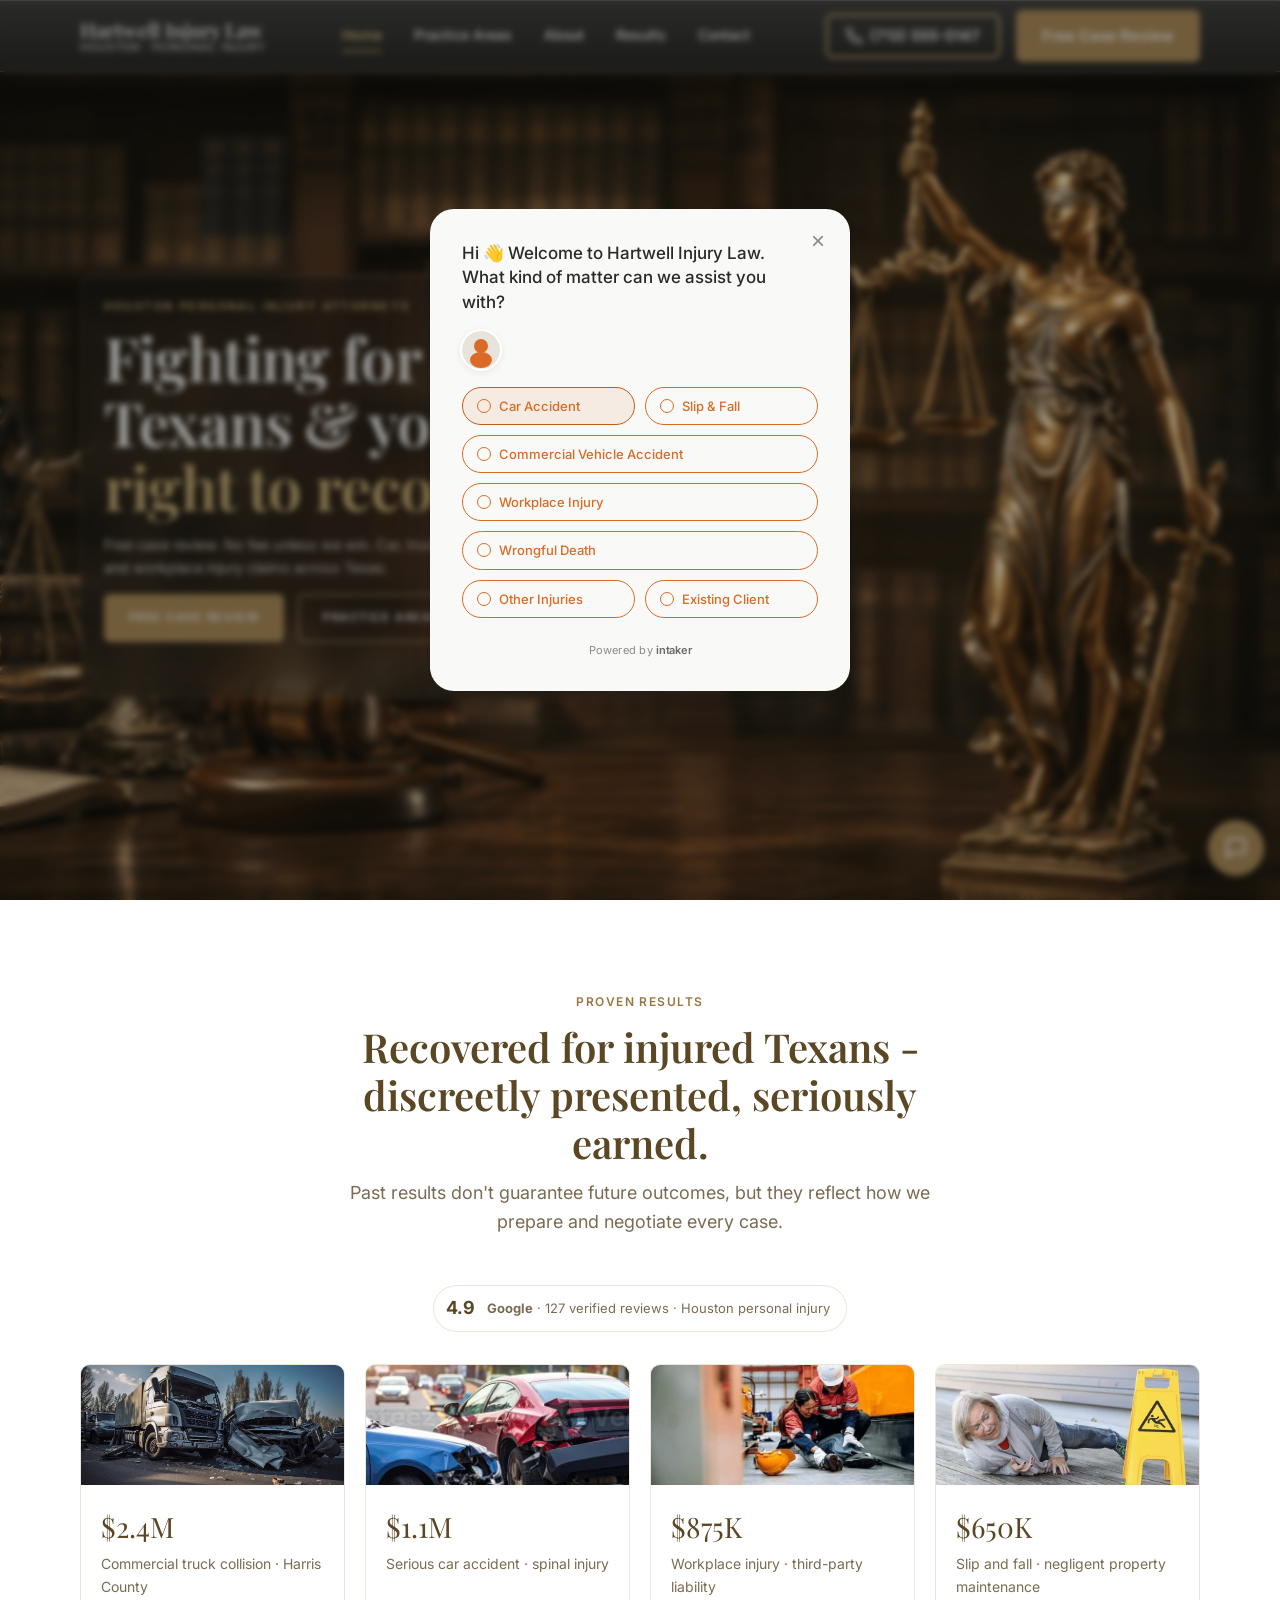
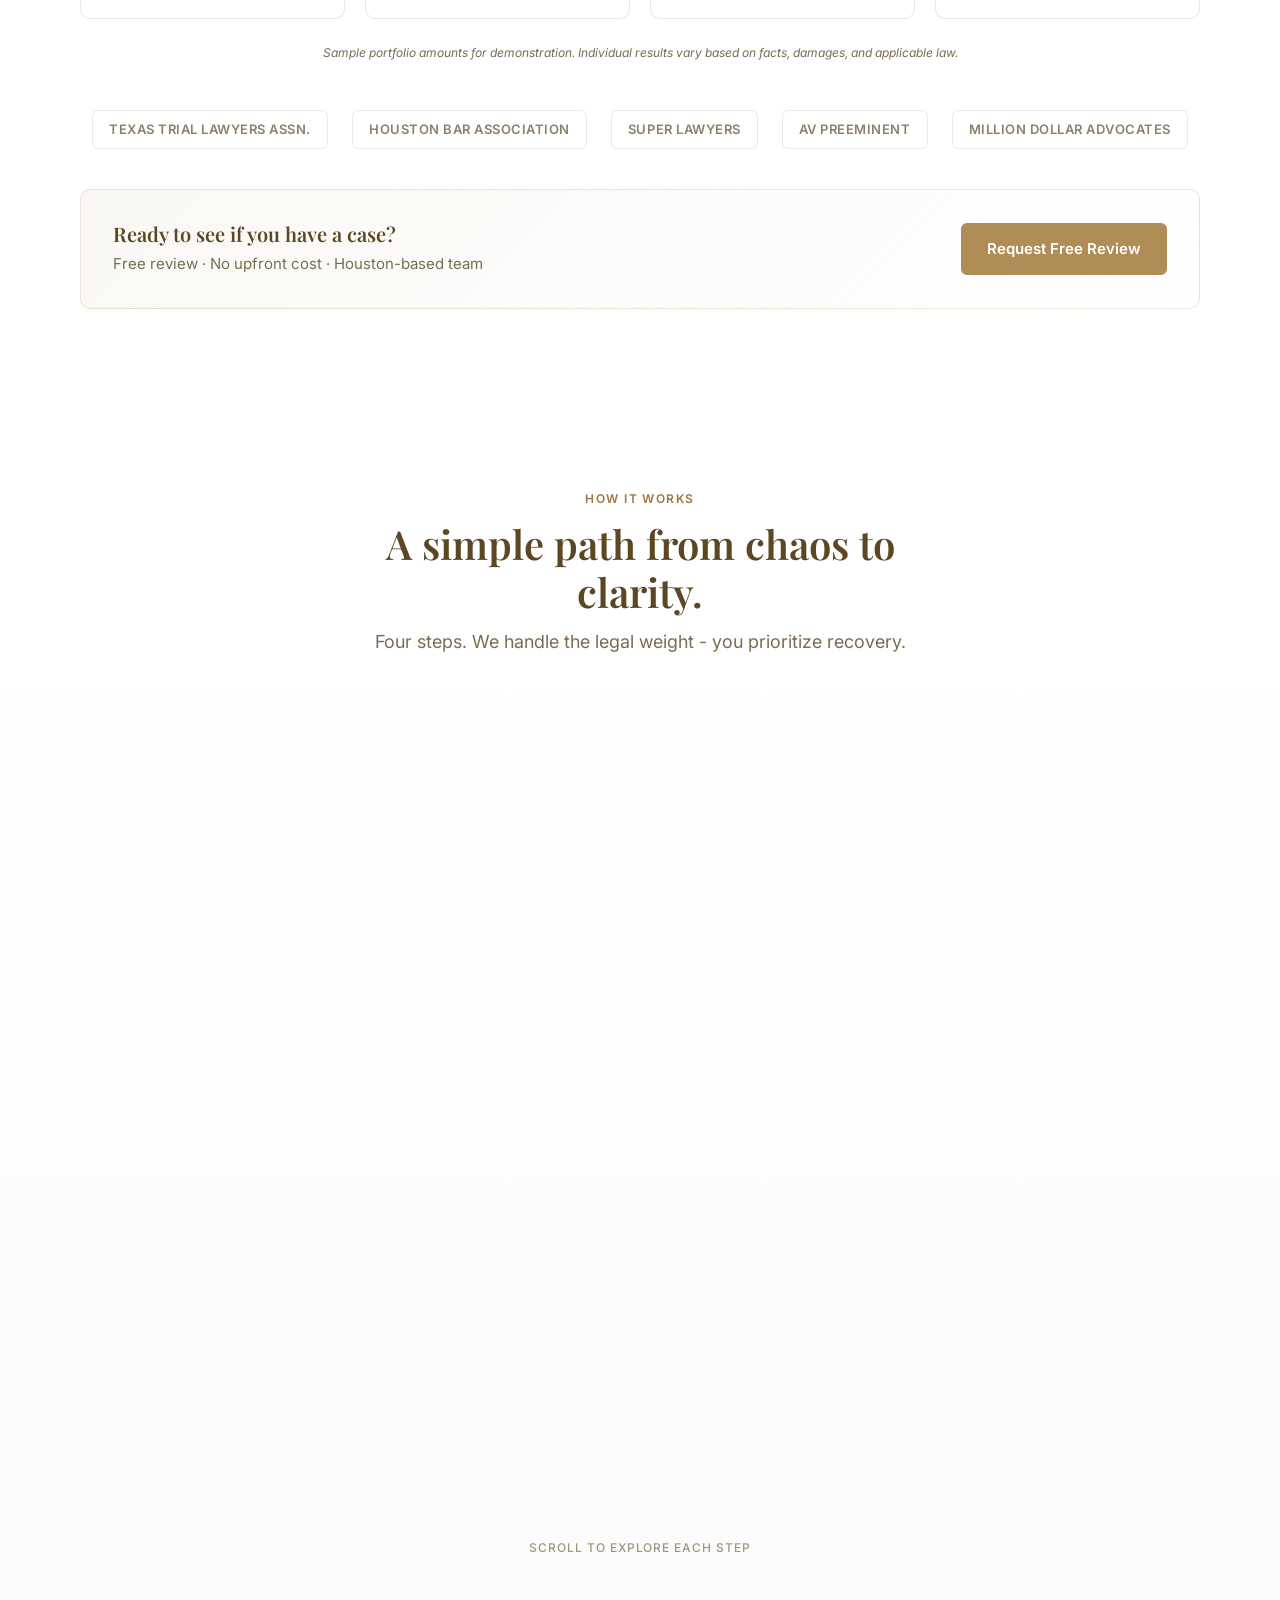
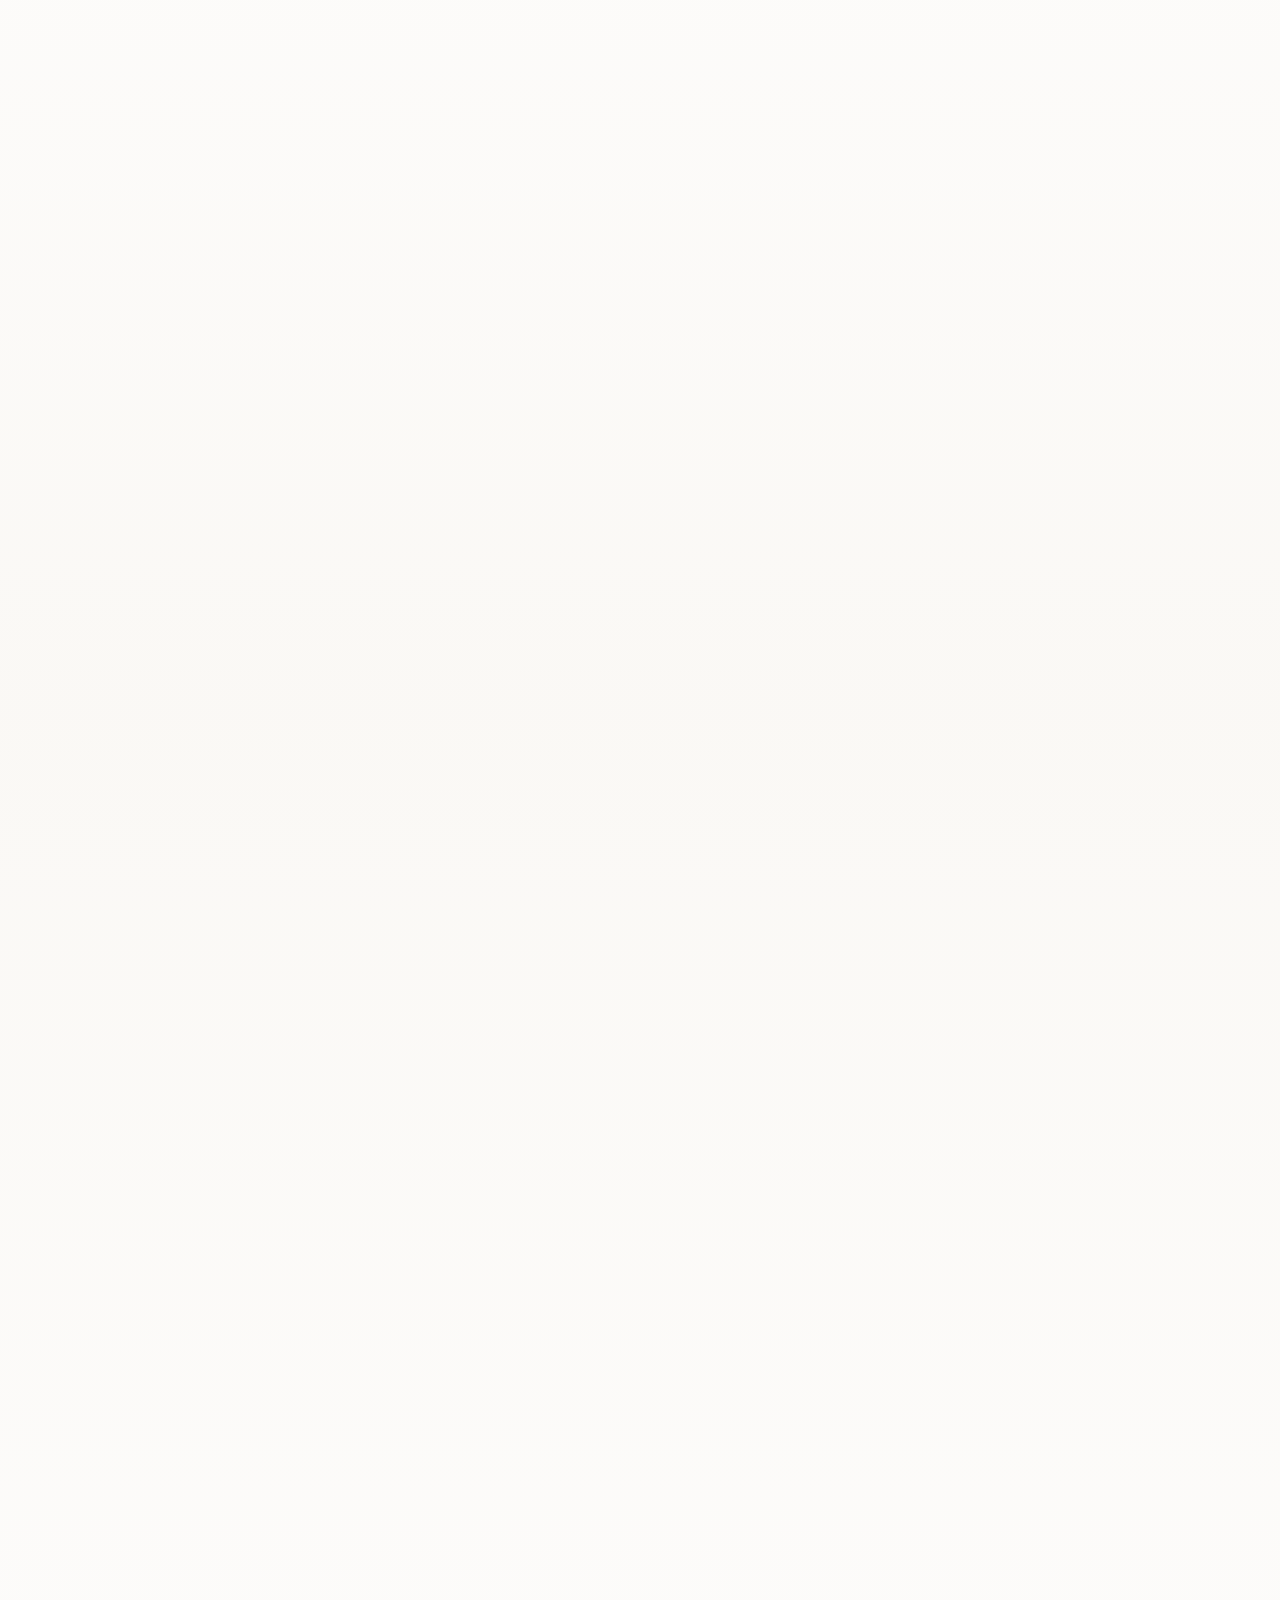
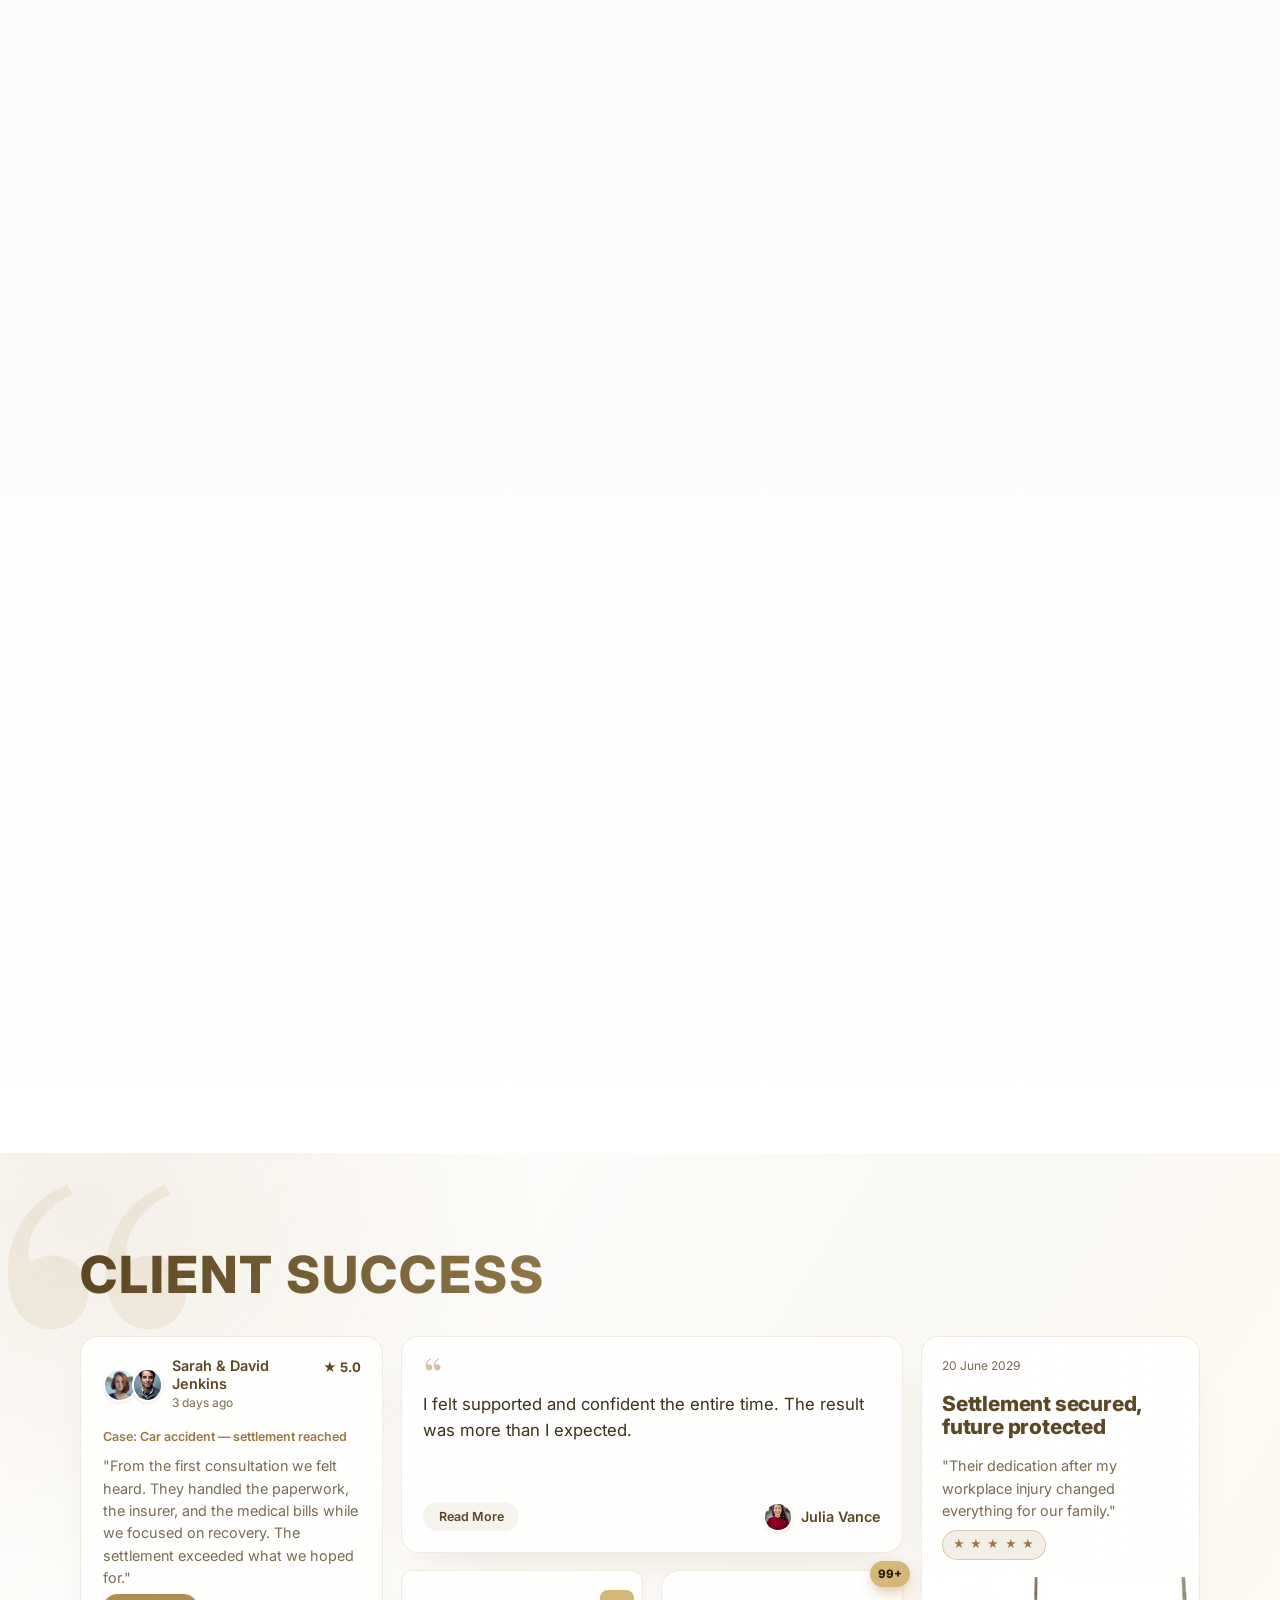
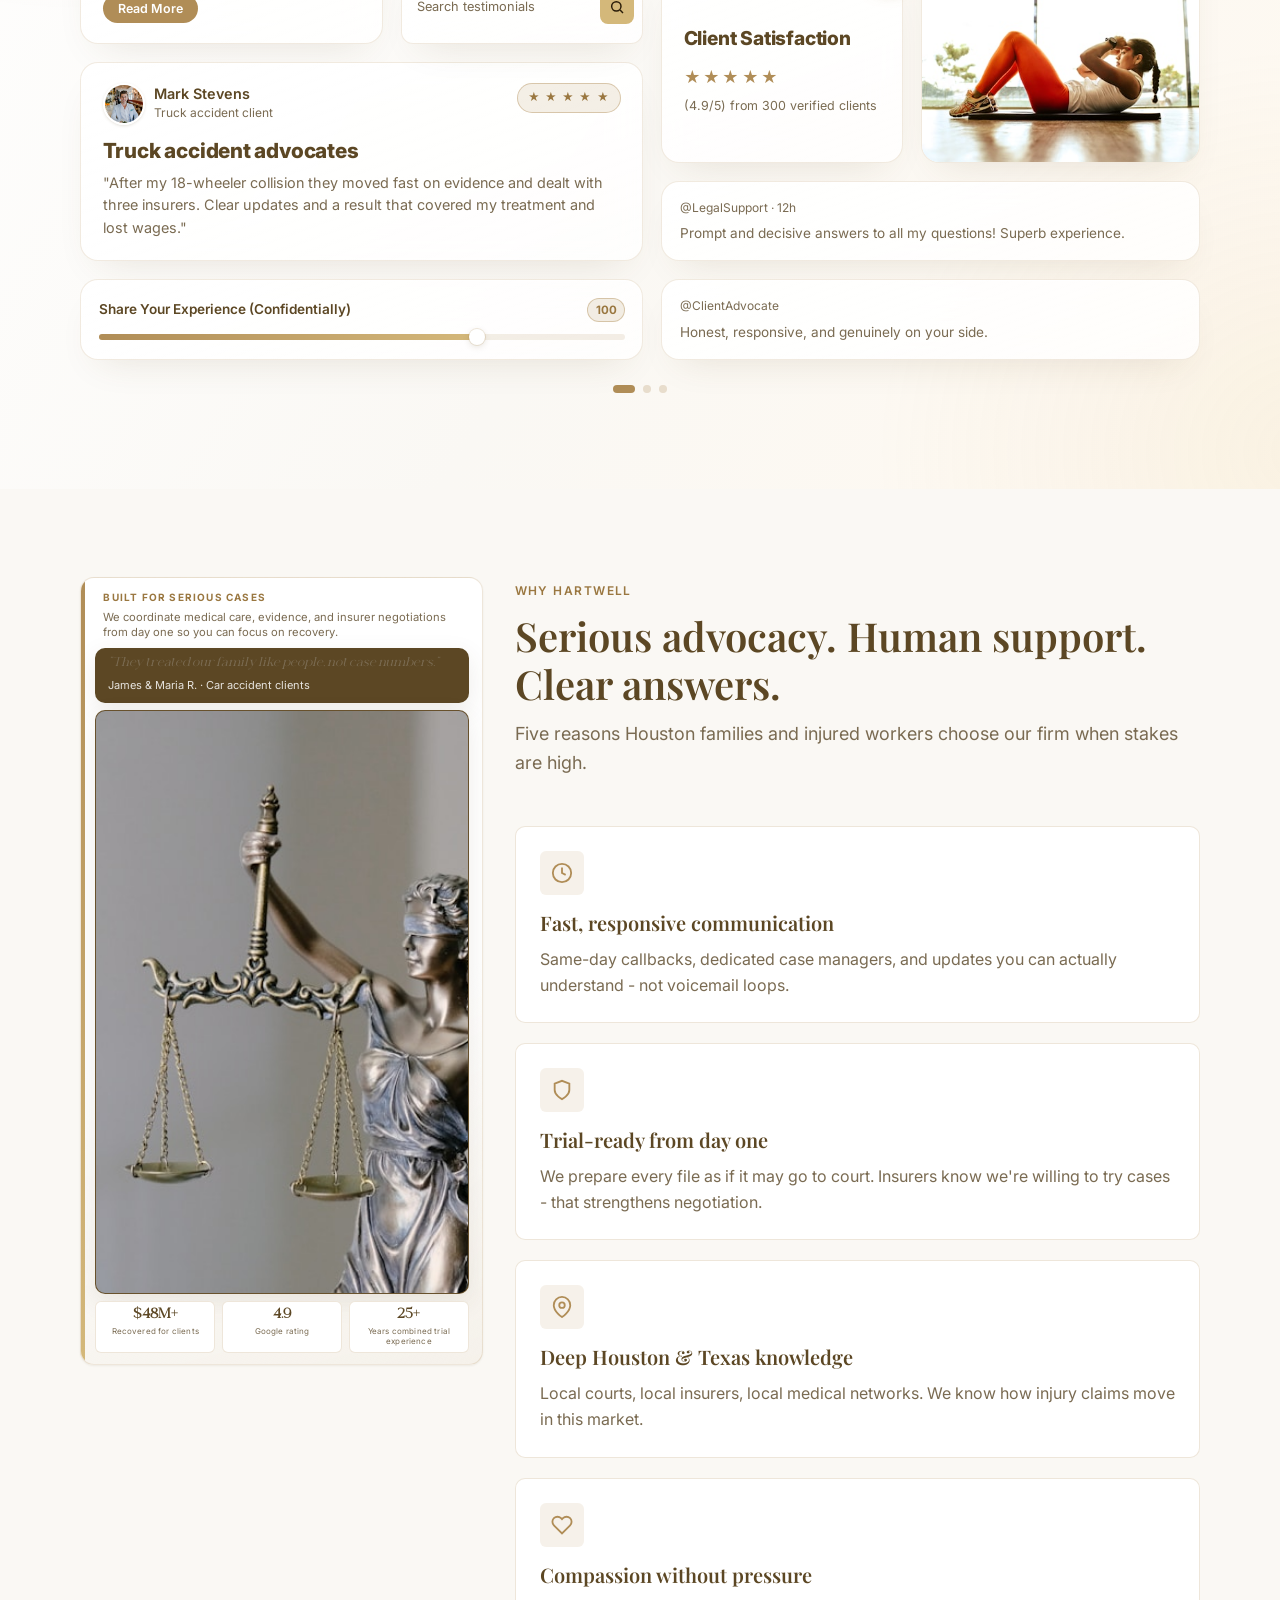
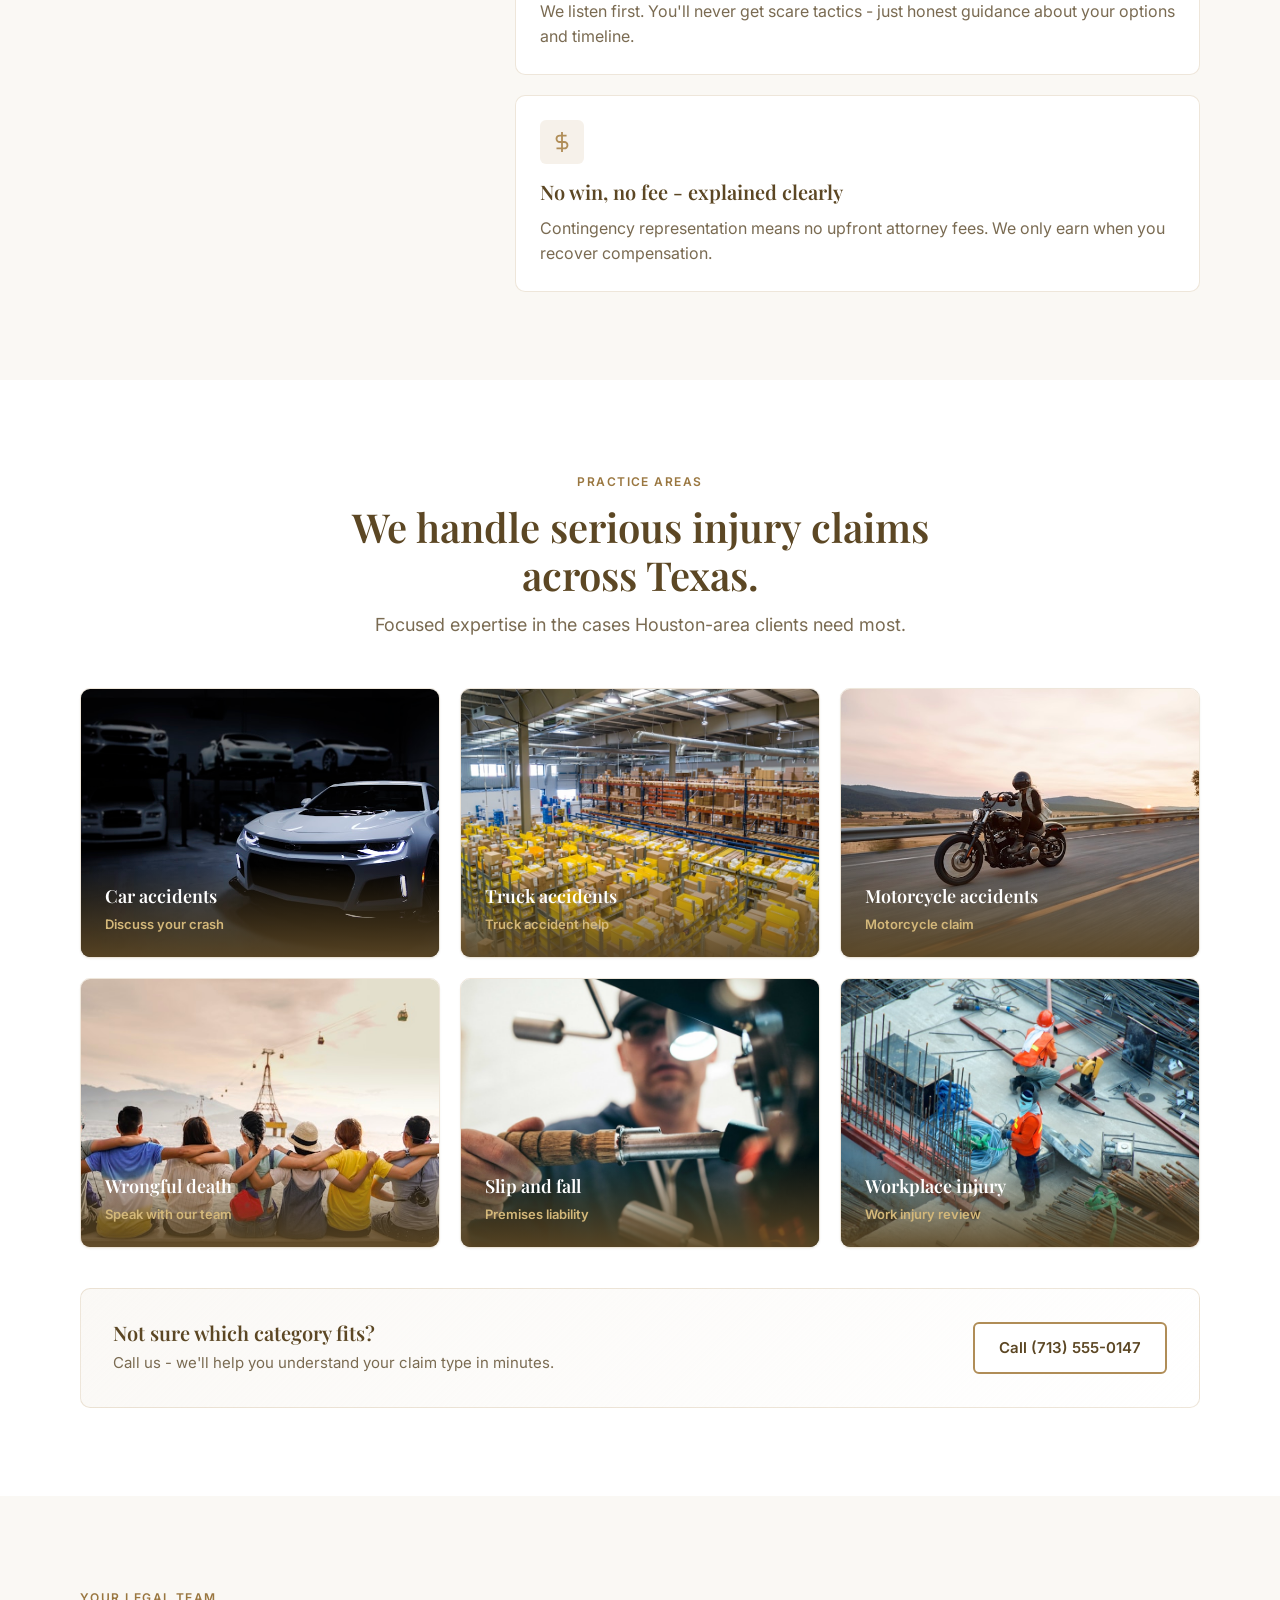
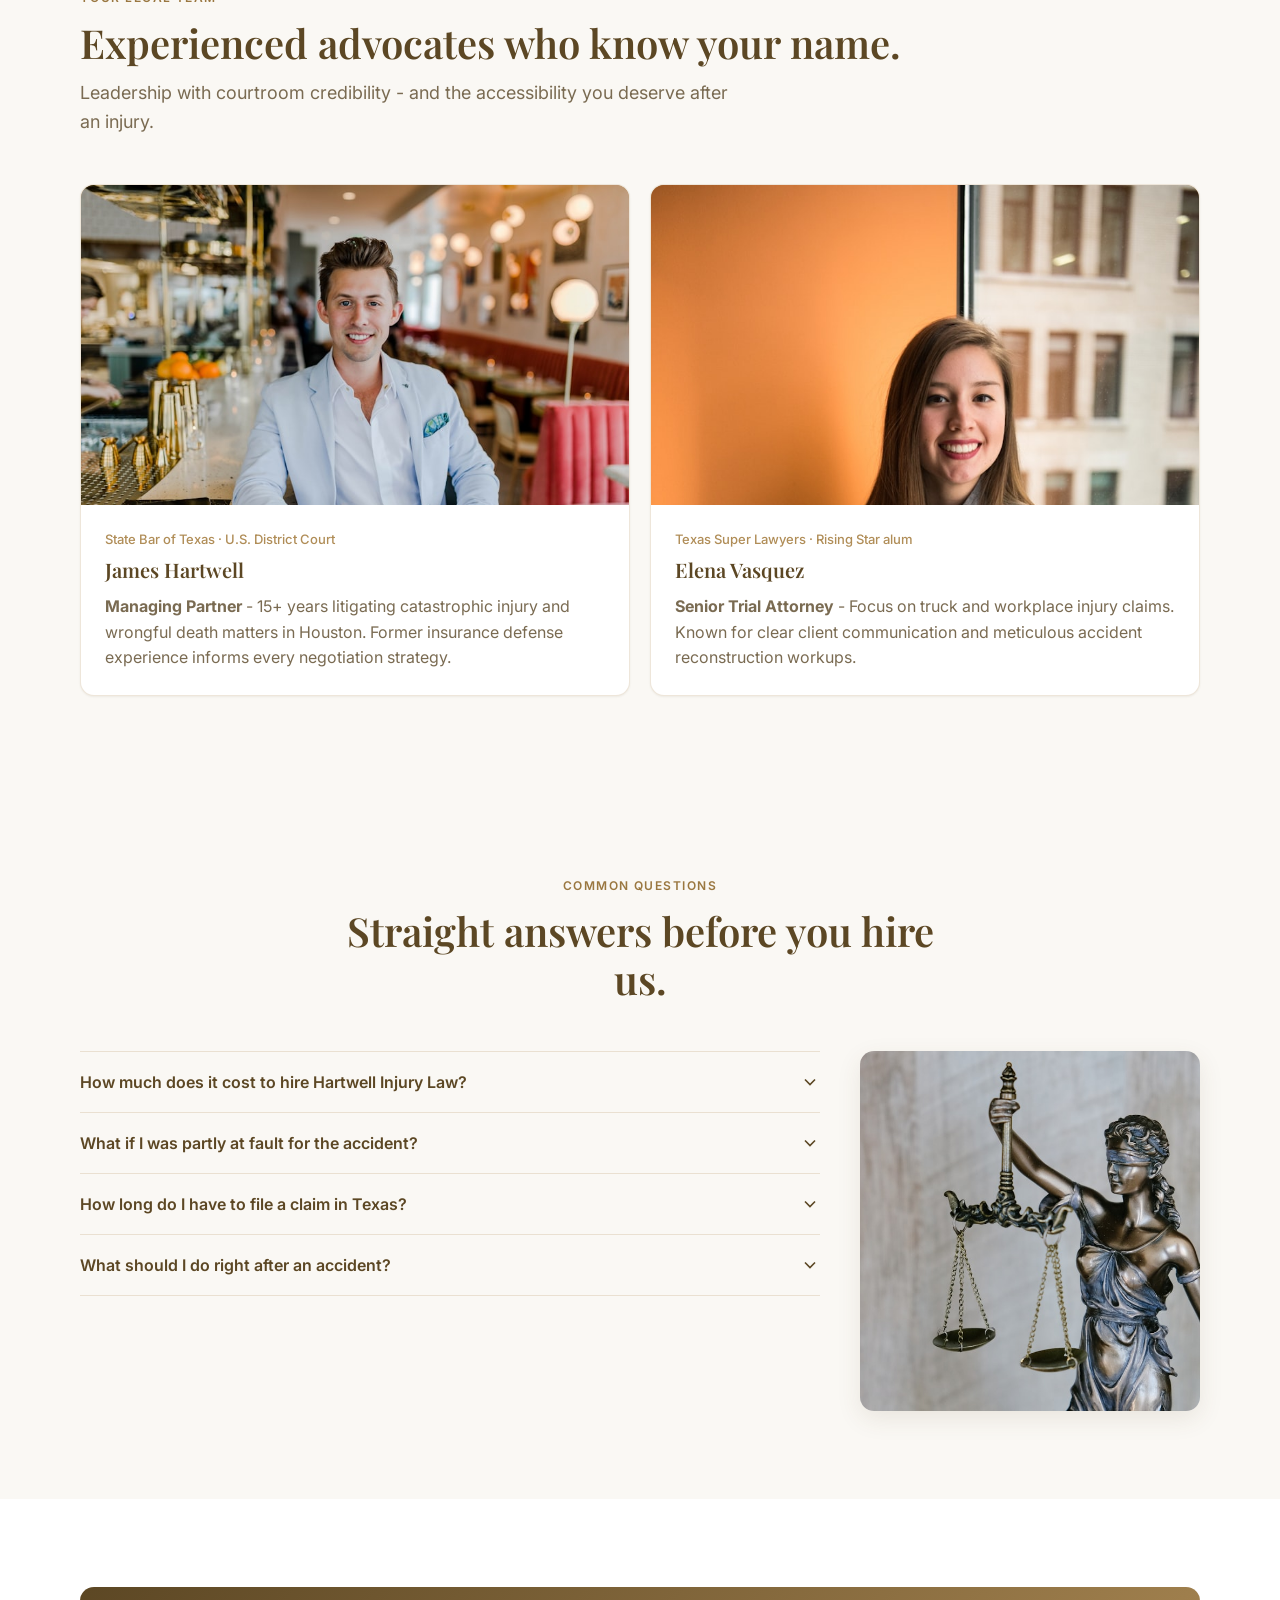
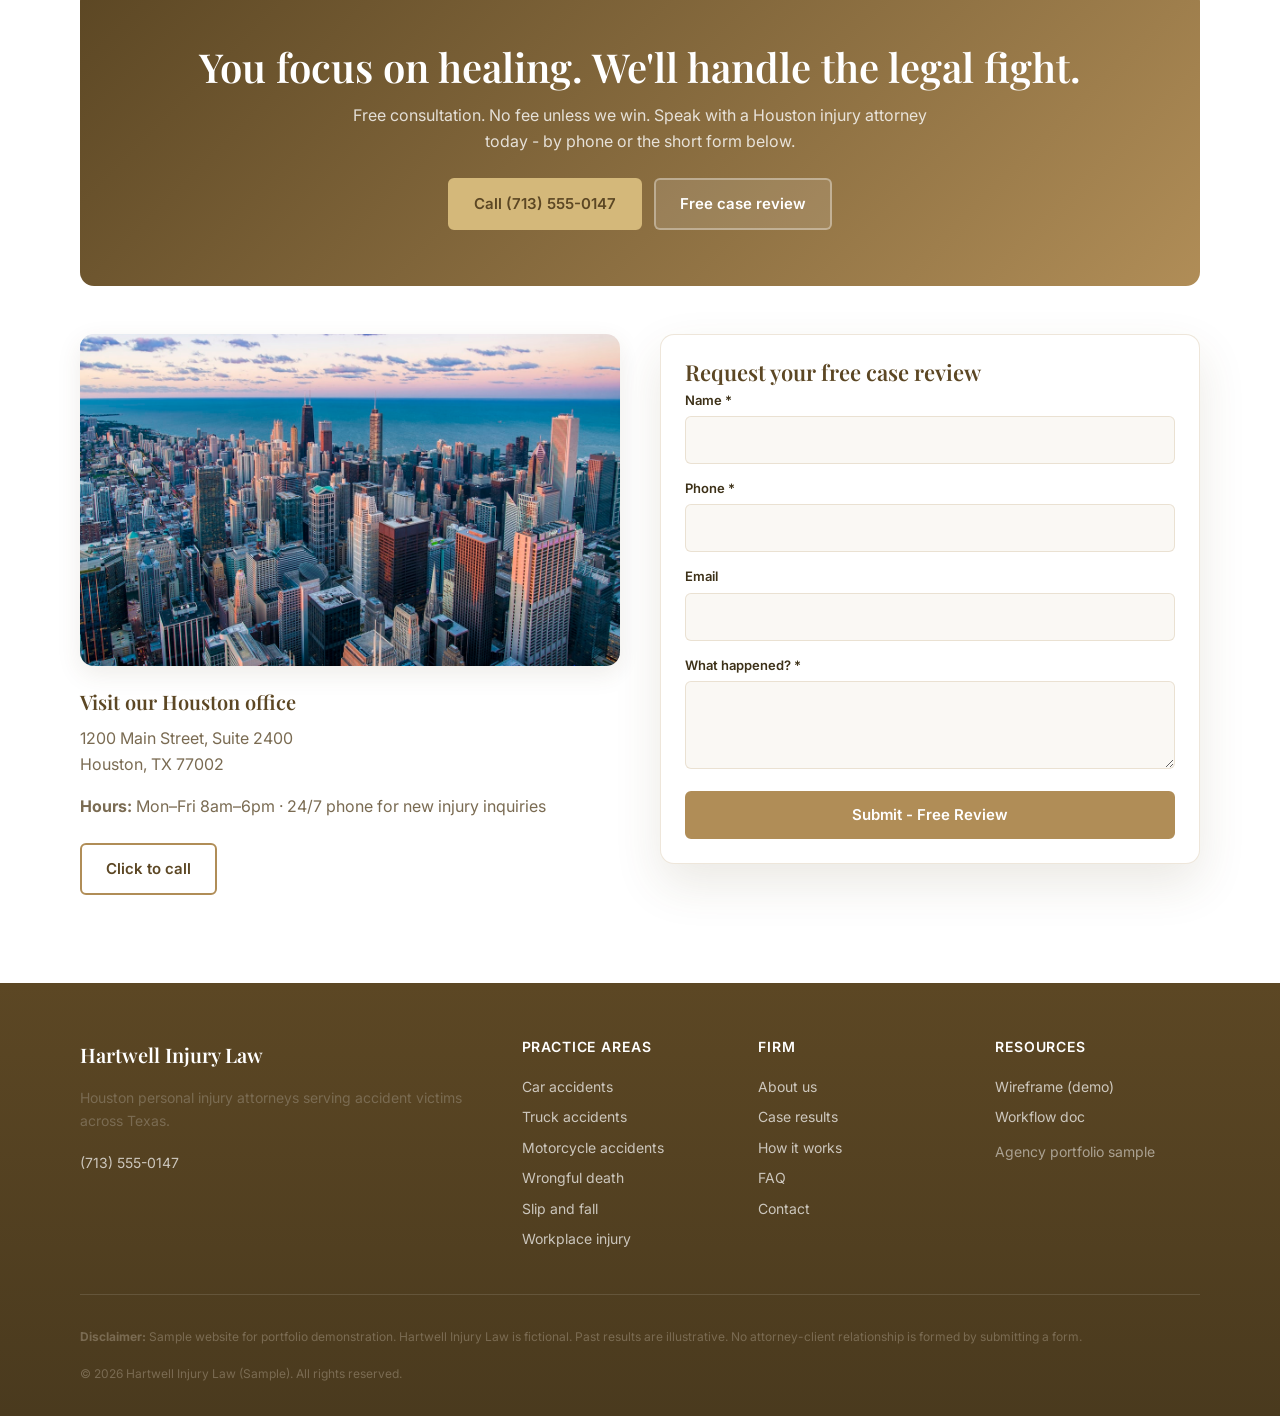
<file: index.html>
﻿<!DOCTYPE html>
<html lang="en">
<head>
  <meta charset="UTF-8">
  <meta name="viewport" content="width=device-width, initial-scale=1.0">
  <meta name="description" content="Hartwell Injury Law - Houston personal injury attorneys. Free case review. No fee unless we win. Car, truck, motorcycle, wrongful death &amp; workplace injury claims.">
  <title>Hartwell Injury Law | Houston Personal Injury Attorneys</title>
  <link rel="preconnect" href="https://fonts.googleapis.com">
  <link rel="preconnect" href="https://fonts.gstatic.com" crossorigin>
  <link href="https://fonts.googleapis.com/css2?family=Inter:wght@400;500;600;700&family=Playfair+Display:wght@500;600;700&display=swap" rel="stylesheet">
  <link rel="icon" href="assets/favicon.svg" type="image/svg+xml">
  <link rel="preload" href="assets/images/hero-bg.webp" as="image" fetchpriority="high">
  <link rel="stylesheet" href="css/fonts.css">
  <link rel="stylesheet" href="css/styles.css">
  <link rel="stylesheet" href="css/lead-router.css">
  <link rel="stylesheet" href="css/pages.css">
  <link rel="stylesheet" href="css/animations.css">
  <link rel="stylesheet" href="css/process-scroll.css">
  <script type="application/ld+json">
  {
    "@context": "https://schema.org",
    "@type": "LegalService",
    "name": "Hartwell Injury Law",
    "description": "Personal injury law firm serving Houston and greater Texas.",
    "url": "https://www.hartwellinjurylaw.com",
    "telephone": "+1-713-555-0147",
    "address": {
      "@type": "PostalAddress",
      "streetAddress": "1200 Main Street, Suite 2400",
      "addressLocality": "Houston",
      "addressRegion": "TX",
      "postalCode": "77002",
      "addressCountry": "US"
    },
    "areaServed": "Houston, Texas",
    "priceRange": "Free consultation - contingency fee",
    "aggregateRating": {
      "@type": "AggregateRating",
      "ratingValue": "4.9",
      "reviewCount": "127"
    }
  }
  </script>
</head>
<body class="page-home">
  <a href="#main" class="sr-only">Skip to main content</a>

  <div id="site-header"></div>

  <main id="main">
    <!-- Hero: image + left overlay copy -->
    <section class="hero hero--editorial hero--image-only hero--with-copy" id="hero" aria-labelledby="hero-heading">
      <div class="hero__media">
        <picture class="hero__picture">
          <source media="(max-width: 768px)" srcset="assets/images/mobile-hero.png" type="image/png">
          <img
            class="hero__image"
            src="assets/images/hero-bg.webp"
            alt="Lady Justice statue with scales and gavel in a law library"
            width="7680"
            height="4320"
            loading="eager"
            fetchpriority="high"
          >
        </picture>
      </div>
      <div class="container hero__overlay">
        <div class="hero__copy-block">
          <div class="hero__card">
            <p class="hero__eyebrow">Houston Personal Injury Attorneys</p>
            <h1 id="hero-heading" class="hero__title">
              Fighting for injured Texans &amp; your <span class="hero__title-accent">right to recover</span>
            </h1>
            <p class="hero__desc">Free case review. No fee unless we win. Car, truck, motorcycle, wrongful death, and workplace injury claims across Texas.</p>
            <div class="hero__actions">
              <a href="contact.html" class="btn btn--hero-gold">Free Case Review</a>
              <a href="practice-areas.html" class="btn btn--hero-outline">Practice Areas</a>
            </div>
          </div>
        </div>
      </div>
    </section>

    <!-- Trust proof -->
    <section class="section reveal" id="results" aria-labelledby="results-heading">
      <div class="container">
        <div class="section__header section__header--center">
          <p class="section__eyebrow">Proven results</p>
          <h2 id="results-heading">Recovered for injured Texans - discreetly presented, seriously earned.</h2>
          <p class="section__lead">Past results don't guarantee future outcomes, but they reflect how we prepare and negotiate every case.</p>
        </div>
        <div class="review-pill" style="margin-inline:auto;display:flex;width:fit-content;">
          <span class="review-pill__score">4.9</span>
          <span class="review-pill__text"><strong>Google</strong> · 127 verified reviews · Houston personal injury</span>
        </div>
        <div class="card-grid card-grid--4 stagger-children reveal" style="margin-top:2rem;">
          <article class="card result-card reveal-child">
            <div class="result-card__img">
              <img src="assets/images/result-truck.jpg" alt="Damaged commercial trucks after a highway collision" width="600" height="240" loading="lazy">
            </div>
            <div class="result-card__body">
              <p class="card__amount">$2.4M</p>
              <p class="card__type">Commercial truck collision · Harris County</p>
            </div>
          </article>
          <article class="card result-card reveal-child">
            <div class="result-card__img">
              <img src="assets/images/result-car.jpg" alt="Two vehicles with severe front and rear damage after a collision" width="600" height="240" loading="lazy">
            </div>
            <div class="result-card__body">
              <p class="card__amount">$1.1M</p>
              <p class="card__type">Serious car accident · spinal injury</p>
            </div>
          </article>
          <article class="card result-card reveal-child">
            <div class="result-card__img">
              <img src="assets/images/result-workplace.jpg" alt="Worker injured on the job receiving help from a coworker" width="600" height="240" loading="lazy">
            </div>
            <div class="result-card__body">
              <p class="card__amount">$875K</p>
              <p class="card__type">Workplace injury · third-party liability</p>
            </div>
          </article>
          <article class="card result-card reveal-child">
            <div class="result-card__img">
              <img src="assets/images/result-slip.jpg" alt="Elderly person after a slip and fall on a wet deck with caution sign" width="600" height="240" loading="lazy">
            </div>
            <div class="result-card__body">
              <p class="card__amount">$650K</p>
              <p class="card__type">Slip and fall · negligent property maintenance</p>
            </div>
          </article>
        </div>
        <p class="results-note section__header--center" style="text-align:center;">Sample portfolio amounts for demonstration. Individual results vary based on facts, damages, and applicable law.</p>
        <div class="badges-row" aria-label="Memberships and recognition">
          <span class="badge-item">Texas Trial Lawyers Assn.</span>
          <span class="badge-item">Houston Bar Association</span>
          <span class="badge-item">Super Lawyers</span>
          <span class="badge-item">AV Preeminent</span>
          <span class="badge-item">Million Dollar Advocates</span>
        </div>
        <div class="cta-inline">
          <div class="cta-inline__text">
            <h3>Ready to see if you have a case?</h3>
            <p>Free review · No upfront cost · Houston-based team</p>
          </div>
          <a href="contact.html" class="btn btn--primary">Request Free Review</a>
        </div>
      </div>
    </section>

    <!-- Process — scroll-driven 3D card stack -->
    <section class="section section--process" id="process" aria-labelledby="process-heading">
      <div class="container">
        <div class="section__header section__header--center">
          <p class="section__eyebrow">How it works</p>
          <h2 id="process-heading">A simple path from chaos to clarity.</h2>
          <p class="section__lead">Four steps. We handle the legal weight - you prioritize recovery.</p>
        </div>
      </div>

      <div class="process-scroll" data-process-scroll>
        <div class="process-scroll__viewport">
          <p class="process-scroll__hint" aria-hidden="true">Scroll to explore each step</p>
          <div class="process-scroll__layout">
            <div class="process-scroll__left">
              <div class="process-stack process-stack--photos" role="list" aria-label="Process step photos">
                <article class="process-stack__item" role="listitem" data-process-card>
                  <span class="process-stack__bg-num" aria-hidden="true">1</span>
                  <div class="process-photo-card">
                    <img src="assets/images/process-phone.jpg" alt="Phone consultation" width="480" height="360" loading="lazy">
                  </div>
                </article>
                <article class="process-stack__item" role="listitem" data-process-card>
                  <span class="process-stack__bg-num" aria-hidden="true">2</span>
                  <div class="process-photo-card">
                    <img src="assets/images/process-investigate.jpg" alt="Case investigation" width="480" height="360" loading="lazy">
                  </div>
                </article>
                <article class="process-stack__item" role="listitem" data-process-card>
                  <span class="process-stack__bg-num" aria-hidden="true">3</span>
                  <div class="process-photo-card">
                    <img src="assets/images/process-insurance.jpg" alt="Insurance negotiation" width="480" height="360" loading="lazy">
                  </div>
                </article>
                <article class="process-stack__item" role="listitem" data-process-card>
                  <span class="process-stack__bg-num" aria-hidden="true">4</span>
                  <div class="process-photo-card">
                    <img src="assets/images/process-recovery.jpg" alt="Client recovery" width="480" height="360" loading="lazy">
                  </div>
                </article>
              </div>
            </div>
            <div class="process-scroll__right">
              <div class="process-stack process-stack--copy" role="list" aria-label="Process step details">
                <article class="process-copy" role="listitem" data-process-copy>
                  <p class="process-copy__eyebrow">Step 01</p>
                  <h3>Tell us what happened</h3>
                  <p>Free consultation by phone or form. We listen, ask the right questions, and outline next steps.</p>
                </article>
                <article class="process-copy" role="listitem" data-process-copy>
                  <p class="process-copy__eyebrow">Step 02</p>
                  <h3>We investigate your case</h3>
                  <p>Police reports, medical records, witnesses, and evidence preservation - built early, not late.</p>
                </article>
                <article class="process-copy" role="listitem" data-process-copy>
                  <p class="process-copy__eyebrow">Step 03</p>
                  <h3>We deal with insurance</h3>
                  <p>Adjusters, denials, and lowball offers are handled by us. No giving recorded statements without counsel.</p>
                </article>
                <article class="process-copy" role="listitem" data-process-copy>
                  <p class="process-copy__eyebrow">Step 04</p>
                  <h3>You focus on recovery</h3>
                  <p>Treatment comes first. We pursue fair settlement or trial while keeping you informed at every stage.</p>
                </article>
              </div>
            </div>
          </div>
        </div>
      </div>

      <div class="container process-fallback" aria-label="Case process steps">
        <ol class="process-steps">
          <li class="process-step">
            <div class="process-step__thumb">
              <img src="assets/images/process-phone.jpg" alt="Phone consultation" width="200" height="200" loading="lazy">
            </div>
            <div>
              <h3><span class="process-step__num" aria-hidden="true">1.</span> Tell us what happened</h3>
              <p>Free consultation by phone or form. We listen, ask the right questions, and outline next steps.</p>
            </div>
          </li>
          <li class="process-step">
            <div class="process-step__thumb">
              <img src="assets/images/process-investigate.jpg" alt="Case investigation documents" width="200" height="200" loading="lazy">
            </div>
            <div>
              <h3><span class="process-step__num" aria-hidden="true">2.</span> We investigate your case</h3>
              <p>Police reports, medical records, witnesses, and evidence preservation - built early, not late.</p>
            </div>
          </li>
          <li class="process-step">
            <div class="process-step__thumb">
              <img src="assets/images/process-insurance.jpg" alt="Insurance negotiation" width="200" height="200" loading="lazy">
            </div>
            <div>
              <h3><span class="process-step__num" aria-hidden="true">3.</span> We deal with insurance</h3>
              <p>Adjusters, denials, and lowball offers are handled by us. No giving recorded statements without counsel.</p>
            </div>
          </li>
          <li class="process-step">
            <div class="process-step__thumb">
              <img src="assets/images/process-recovery.jpg" alt="Client recovery and wellness" width="200" height="200" loading="lazy">
            </div>
            <div>
              <h3><span class="process-step__num" aria-hidden="true">4.</span> You focus on recovery</h3>
              <p>Treatment comes first. We pursue fair settlement or trial while keeping you informed at every stage.</p>
            </div>
          </li>
        </ol>
      </div>
    </section>

    <!-- Client success — bento testimonials -->
    <section class="bento" id="testimonials" aria-labelledby="bento-heading">
      <span class="bento__bg-quote" aria-hidden="true">&ldquo;</span>
      <div class="bento__inner">
        <h2 id="bento-heading" class="bento__title">Client Success</h2>
        <div class="bento__grid">

          <!-- Card A: professional client review -->
          <article class="bento-card bento-card--a">
            <div class="bento-card__top">
              <div class="bento-avatars">
                <img src="assets/images/avatar-1.jpg" alt="" width="34" height="34" loading="lazy">
                <img src="assets/images/avatar-2.jpg" alt="" width="34" height="34" loading="lazy">
                <div>
                  <p class="bento-name">Sarah &amp; David Jenkins</p>
                  <p class="bento-date">3 days ago</p>
                </div>
              </div>
              <span class="bento-star">&#9733; 5.0</span>
            </div>
            <p class="bento-case">Case: Car accident — settlement reached</p>
            <p class="bento-review">"From the first consultation we felt heard. They handled the paperwork, the insurer, and the medical bills while we focused on recovery. The settlement exceeded what we hoped for."</p>
            <button type="button" class="bento-readmore">Read More</button>
          </article>

          <!-- Card B: executive feedback -->
          <article class="bento-card bento-card--b">
            <div class="bento-card__top">
              <div class="bento-person">
                <img class="bento-headshot" src="assets/images/attorney-james.jpg" alt="" width="42" height="42" loading="lazy">
                <div>
                  <p class="bento-name">Mark Stevens</p>
                  <p class="bento-role">Truck accident client</p>
                </div>
              </div>
              <span class="bento-pill">&#9733; &#9733; &#9733; &#9733; &#9733;</span>
            </div>
            <h3 class="bento-bigtitle">Truck accident advocates</h3>
            <p class="bento-review">"After my 18-wheeler collision they moved fast on evidence and dealt with three insurers. Clear updates and a result that covered my treatment and lost wages."</p>
          </article>

          <!-- Card C: quote card -->
          <article class="bento-card bento-card--c">
            <span class="bento-quotemark" aria-hidden="true">&ldquo;</span>
            <p class="bento-review bento-review--lg">I felt supported and confident the entire time. The result was more than I expected.</p>
            <div class="bento-card__foot">
              <button type="button" class="bento-readmore bento-readmore--ghost">Read More</button>
              <div class="bento-person bento-person--sm">
                <img class="bento-headshot" src="assets/images/avatar-3.jpg" alt="" width="30" height="30" loading="lazy">
                <span class="bento-name">Julia Vance</span>
              </div>
            </div>
          </article>

          <!-- Card D: service rating -->
          <article class="bento-card bento-card--d">
            <span class="bento-badge">99+</span>
            <h3 class="bento-bigtitle bento-bigtitle--sm">Client Satisfaction</h3>
            <div class="bento-rating">
              <span class="bento-stars" aria-hidden="true">★★★★★</span>
              <p class="bento-rating__meta">(4.9/5) from 300 verified clients</p>
            </div>
          </article>

          <!-- Card E: results-focused card with image -->
          <article class="bento-card bento-card--e">
            <div class="bento-e__body">
              <p class="bento-date">20 June 2029</p>
              <h3 class="bento-bigtitle">Settlement secured, future protected</h3>
              <p class="bento-review">"Their dedication after my workplace injury changed everything for our family."</p>
              <span class="bento-pill">&#9733; &#9733; &#9733; &#9733; &#9733;</span>
            </div>
            <div class="bento-e__media">
              <img src="assets/images/process-recovery.jpg" alt="Client recovering after a successful injury settlement" width="480" height="360" loading="lazy">
            </div>
          </article>

          <!-- Search box -->
          <div class="bento-search">
            <span>Search testimonials</span>
            <button type="button" class="bento-search__btn" aria-label="Search testimonials">
              <svg viewBox="0 0 24 24" fill="none" stroke="currentColor" stroke-width="2.2" aria-hidden="true"><circle cx="11" cy="11" r="7"/><line x1="21" y1="21" x2="16.65" y2="16.65"/></svg>
            </button>
          </div>

          <!-- Direct comment card -->
          <div class="bento-comment bento-comment--direct">
            <p class="bento-handle">@LegalSupport · 12h</p>
            <p class="bento-review">Prompt and decisive answers to all my questions! Superb experience.</p>
          </div>

          <!-- Feedback input -->
          <div class="bento-feedback">
            <div class="bento-feedback__row">
              <span class="bento-feedback__label">Share Your Experience (Confidentially)</span>
              <span class="bento-feedback__badge">100</span>
            </div>
            <div class="bento-feedback__bar" role="presentation"><span></span></div>
          </div>

          <!-- Additional comment card -->
          <div class="bento-comment bento-comment--sm">
            <p class="bento-handle">@ClientAdvocate</p>
            <p class="bento-review">Honest, responsive, and genuinely on your side.</p>
          </div>

          <!-- Pagination nav -->
          <div class="bento__nav">
            <div class="bento-dots" aria-hidden="true">
              <span class="is-active"></span><span></span><span></span>
            </div>
          </div>

        </div>
      </div>
    </section>

    <!-- Why choose -->
    <section class="section section--alt" id="why-us" aria-labelledby="why-heading">
      <div class="container why-split reveal">
        <aside class="why-visual reveal" aria-label="Why clients trust Hartwell">
          <div class="why-visual__intro">
            <p class="why-visual__eyebrow">Built for serious cases</p>
            <p class="why-visual__lead">We coordinate medical care, evidence, and insurer negotiations from day one so you can focus on recovery.</p>
          </div>
          <blockquote class="why-visual__quote">
            <p>"They treated our family like people, not case numbers."</p>
            <footer>James &amp; Maria R. · Car accident clients</footer>
          </blockquote>
          <div class="why-gallery">
            <figure class="why-gallery__frame why-gallery__frame--primary">
              <img src="assets/images/why-law-library.jpg" alt="Law library and legal research" width="700" height="900" loading="lazy">
            </figure>
          </div>
          <ul class="why-visual__stats" role="list">
            <li>
              <span class="why-visual__stat-value">$48M+</span>
              <span class="why-visual__stat-label">Recovered for clients</span>
            </li>
            <li>
              <span class="why-visual__stat-value">4.9</span>
              <span class="why-visual__stat-label">Google rating</span>
            </li>
            <li>
              <span class="why-visual__stat-value">25+</span>
              <span class="why-visual__stat-label">Years combined trial experience</span>
            </li>
          </ul>
        </aside>
        <div class="why-content">
        <div class="section__header">
          <p class="section__eyebrow">Why Hartwell</p>
          <h2 id="why-heading">Serious advocacy. Human support. Clear answers.</h2>
          <p class="section__lead">Five reasons Houston families and injured workers choose our firm when stakes are high.</p>
        </div>
        <div class="card-grid card-grid--2" style="grid-template-columns:1fr;">
          <article class="card">
            <div class="card__icon" aria-hidden="true">
              <svg viewBox="0 0 24 24" fill="none" stroke="currentColor" stroke-width="2"><circle cx="12" cy="12" r="10"/><polyline points="12 6 12 12 16 14"/></svg>
            </div>
            <h3>Fast, responsive communication</h3>
            <p>Same-day callbacks, dedicated case managers, and updates you can actually understand - not voicemail loops.</p>
          </article>
          <article class="card">
            <div class="card__icon" aria-hidden="true">
              <svg viewBox="0 0 24 24" fill="none" stroke="currentColor" stroke-width="2"><path d="M12 22s8-4 8-10V5l-8-3-8 3v7c0 6 8 10 8 10z"/></svg>
            </div>
            <h3>Trial-ready from day one</h3>
            <p>We prepare every file as if it may go to court. Insurers know we're willing to try cases - that strengthens negotiation.</p>
          </article>
          <article class="card">
            <div class="card__icon" aria-hidden="true">
              <svg viewBox="0 0 24 24" fill="none" stroke="currentColor" stroke-width="2"><path d="M21 10c0 7-9 13-9 13s-9-6-9-13a9 9 0 0 1 18 0z"/><circle cx="12" cy="10" r="3"/></svg>
            </div>
            <h3>Deep Houston &amp; Texas knowledge</h3>
            <p>Local courts, local insurers, local medical networks. We know how injury claims move in this market.</p>
          </article>
          <article class="card">
            <div class="card__icon" aria-hidden="true">
              <svg viewBox="0 0 24 24" fill="none" stroke="currentColor" stroke-width="2"><path d="M20.84 4.61a5.5 5.5 0 0 0-7.78 0L12 5.67l-1.06-1.06a5.5 5.5 0 0 0-7.78 7.78l1.06 1.06L12 21.23l7.78-7.78 1.06-1.06a5.5 5.5 0 0 0 0-7.78z"/></svg>
            </div>
            <h3>Compassion without pressure</h3>
            <p>We listen first. You'll never get scare tactics - just honest guidance about your options and timeline.</p>
          </article>
          <article class="card">
            <div class="card__icon" aria-hidden="true">
              <svg viewBox="0 0 24 24" fill="none" stroke="currentColor" stroke-width="2"><line x1="12" y1="1" x2="12" y2="23"/><path d="M17 5H9.5a3.5 3.5 0 0 0 0 7h5a3.5 3.5 0 0 1 0 7H6"/></svg>
            </div>
            <h3>No win, no fee - explained clearly</h3>
            <p>Contingency representation means no upfront attorney fees. We only earn when you recover compensation.</p>
          </article>
        </div>
        </div>
      </div>
    </section>

    <!-- Practice areas -->
    <section class="section" id="practice-areas" aria-labelledby="practice-heading">
      <div class="container">
        <div class="section__header section__header--center">
          <p class="section__eyebrow">Practice areas</p>
          <h2 id="practice-heading">We handle serious injury claims across Texas.</h2>
          <p class="section__lead">Focused expertise in the cases Houston-area clients need most.</p>
        </div>
        <div class="practice-grid stagger-children reveal">
          <a class="practice-card practice-card--media reveal-child" href="car-accident.html">
            <img src="assets/images/practice-car.jpg" alt="Car accident injury claim" width="600" height="375" loading="lazy">
            <div class="practice-card__overlay"><h3>Car accidents</h3><span>Discuss your crash</span></div>
          </a>
          <a class="practice-card practice-card--media reveal-child" href="practice-areas.html">
            <img src="assets/images/practice-truck.jpg" alt="Commercial truck accident" width="600" height="375" loading="lazy">
            <div class="practice-card__overlay"><h3>Truck accidents</h3><span>Truck accident help</span></div>
          </a>
          <a class="practice-card practice-card--media reveal-child" href="practice-areas.html">
            <img src="assets/images/practice-motorcycle.jpg" alt="Motorcycle crash" width="600" height="375" loading="lazy">
            <div class="practice-card__overlay"><h3>Motorcycle accidents</h3><span>Motorcycle claim</span></div>
          </a>
          <a class="practice-card practice-card--media reveal-child" href="practice-areas.html">
            <img src="assets/images/practice-wrongful-death.jpg" alt="Wrongful death support" width="600" height="375" loading="lazy">
            <div class="practice-card__overlay"><h3>Wrongful death</h3><span>Speak with our team</span></div>
          </a>
          <a class="practice-card practice-card--media reveal-child" href="practice-areas.html">
            <img src="assets/images/practice-slip.jpg" alt="Slip and fall premises" width="600" height="375" loading="lazy">
            <div class="practice-card__overlay"><h3>Slip and fall</h3><span>Premises liability</span></div>
          </a>
          <a class="practice-card practice-card--media reveal-child" href="practice-areas.html">
            <img src="assets/images/practice-workplace.jpg" alt="Workplace injury" width="600" height="375" loading="lazy">
            <div class="practice-card__overlay"><h3>Workplace injury</h3><span>Work injury review</span></div>
          </a>
        </div>
        <div class="cta-inline">
          <div class="cta-inline__text">
            <h3>Not sure which category fits?</h3>
            <p>Call us - we'll help you understand your claim type in minutes.</p>
          </div>
          <a href="tel:+17135550147" class="btn btn--outline">Call (713) 555-0147</a>
        </div>
      </div>
    </section>

    <!-- Attorneys -->
    <section class="section section--alt" id="attorneys" aria-labelledby="attorneys-heading">
      <div class="container">
        <div class="section__header">
          <p class="section__eyebrow">Your legal team</p>
          <h2 id="attorneys-heading">Experienced advocates who know your name.</h2>
          <p class="section__lead">Leadership with courtroom credibility - and the accessibility you deserve after an injury.</p>
        </div>
        <div class="card-grid attorney-grid">
          <article class="attorney-card">
            <img class="attorney-card__photo" src="assets/images/attorney-james.jpg" alt="James Hartwell, Managing Partner" width="600" height="600" loading="lazy">
            <div class="attorney-card__body">
              <p class="attorney-card__credentials">State Bar of Texas · U.S. District Court</p>
              <h3>James Hartwell</h3>
              <p><strong>Managing Partner</strong> - 15+ years litigating catastrophic injury and wrongful death matters in Houston. Former insurance defense experience informs every negotiation strategy.</p>
            </div>
          </article>
          <article class="attorney-card">
            <img class="attorney-card__photo" src="assets/images/attorney-elena.jpg" alt="Elena Vasquez, Senior Trial Attorney" width="600" height="600" loading="lazy">
            <div class="attorney-card__body">
              <p class="attorney-card__credentials">Texas Super Lawyers · Rising Star alum</p>
              <h3>Elena Vasquez</h3>
              <p><strong>Senior Trial Attorney</strong> - Focus on truck and workplace injury claims. Known for clear client communication and meticulous accident reconstruction workups.</p>
            </div>
          </article>
        </div>
      </div>
    </section>

    <!-- FAQ -->
    <section class="section section--alt" id="faq" aria-labelledby="faq-heading">
      <div class="container">
        <div class="section__header section__header--center">
          <p class="section__eyebrow">Common questions</p>
          <h2 id="faq-heading">Straight answers before you hire us.</h2>
        </div>
        <div class="faq-layout reveal">
        <div class="faq-list">
          <div class="faq-item">
            <button type="button" class="faq-question" aria-expanded="false">
              How much does it cost to hire Hartwell Injury Law?
              <svg width="20" height="20" viewBox="0 0 24 24" fill="none" stroke="currentColor" stroke-width="2" aria-hidden="true"><polyline points="6 9 12 15 18 9"/></svg>
            </button>
            <div class="faq-answer">
              <div class="faq-answer__inner">We work on contingency - no upfront attorney fees. If we don't recover compensation for you, you don't owe our legal fees. We'll explain percentages and costs clearly during your free consultation.</div>
            </div>
          </div>
          <div class="faq-item">
            <button type="button" class="faq-question" aria-expanded="false">
              What if I was partly at fault for the accident?
              <svg width="20" height="20" viewBox="0 0 24 24" fill="none" stroke="currentColor" stroke-width="2" aria-hidden="true"><polyline points="6 9 12 15 18 9"/></svg>
            </button>
            <div class="faq-answer">
              <div class="faq-answer__inner">Texas follows modified comparative fault rules. You may still recover damages if you were less than 51% responsible. Don't assume you're barred - let us review the facts.</div>
            </div>
          </div>
          <div class="faq-item">
            <button type="button" class="faq-question" aria-expanded="false">
              How long do I have to file a claim in Texas?
              <svg width="20" height="20" viewBox="0 0 24 24" fill="none" stroke="currentColor" stroke-width="2" aria-hidden="true"><polyline points="6 9 12 15 18 9"/></svg>
            </button>
            <div class="faq-answer">
              <div class="faq-answer__inner">Most personal injury claims must be filed within two years of the injury, but exceptions exist. Evidence fades quickly - contacting us soon protects your rights.</div>
            </div>
          </div>
          <div class="faq-item">
            <button type="button" class="faq-question" aria-expanded="false">
              What should I do right after an accident?
              <svg width="20" height="20" viewBox="0 0 24 24" fill="none" stroke="currentColor" stroke-width="2" aria-hidden="true"><polyline points="6 9 12 15 18 9"/></svg>
            </button>
            <div class="faq-answer">
              <div class="faq-answer__inner">Get medical care, call police if needed, photograph the scene, gather witness info, avoid admitting fault, and don't give a recorded statement to insurers before speaking with a lawyer.</div>
            </div>
          </div>
        </div>
        <aside class="faq-aside">
          <img src="assets/images/faq-courthouse.jpg" alt="Courthouse columns representing justice" width="680" height="900" loading="lazy">
        </aside>
        </div>
      </div>
    </section>

    <!-- Final CTA / Contact -->
    <section class="section" id="contact" aria-labelledby="contact-heading">
      <div class="container">
        <div class="cta-band">
          <h2 id="contact-heading">You focus on healing. We'll handle the legal fight.</h2>
          <p>Free consultation. No fee unless we win. Speak with a Houston injury attorney today - by phone or the short form below.</p>
          <div class="btn-group">
            <a href="tel:+17135550147" class="btn btn--accent">Call (713) 555-0147</a>
            <a href="contact.html" class="btn btn--ghost-light">Free case review</a>
          </div>
        </div>
        <div class="split-grid reveal" style="margin-top:3rem;">
          <div class="contact-visual">
            <img src="assets/images/contact-skyline.jpg" alt="Houston downtown skyline near Hartwell Injury Law office" width="800" height="500" loading="lazy">
            <h3 style="margin-top:1.5rem;">Visit our Houston office</h3>
            <p>1200 Main Street, Suite 2400<br>Houston, TX 77002</p>
            <p><strong>Hours:</strong> Mon–Fri 8am–6pm · 24/7 phone for new injury inquiries</p>
            <p style="margin-top:1.5rem;"><a href="tel:+17135550147" class="btn btn--outline">Click to call</a></p>
          </div>
          <div class="form-card">
            <h3 class="form-card__title">Request your free case review</h3>
            <form data-consult-form action="#" method="post">
              <div class="form-grid">
                <div class="form-group">
                  <label for="contact-name">Name *</label>
                  <input type="text" id="contact-name" name="name" required autocomplete="name">
                </div>
                <div class="form-group">
                  <label for="contact-phone">Phone *</label>
                  <input type="tel" id="contact-phone" name="phone" required autocomplete="tel">
                </div>
                <div class="form-group">
                  <label for="contact-email">Email</label>
                  <input type="email" id="contact-email" name="email" autocomplete="email">
                </div>
                <div class="form-group">
                  <label for="contact-detail">What happened? *</label>
                  <textarea id="contact-detail" name="detail" required></textarea>
                </div>
                <button type="submit" class="btn btn--primary btn--block">Submit - Free Review</button>
              </div>
            </form>
          </div>
        </div>
      </div>
    </section>
  </main>

  <div id="site-footer"></div>

  <script src="js/site-chrome.js"></script>
  <script src="js/lead-router.js" defer></script>
  <script src="js/main.js" defer></script>
  <script src="js/process-scroll.js" defer></script>
</body>
</html>
</file>
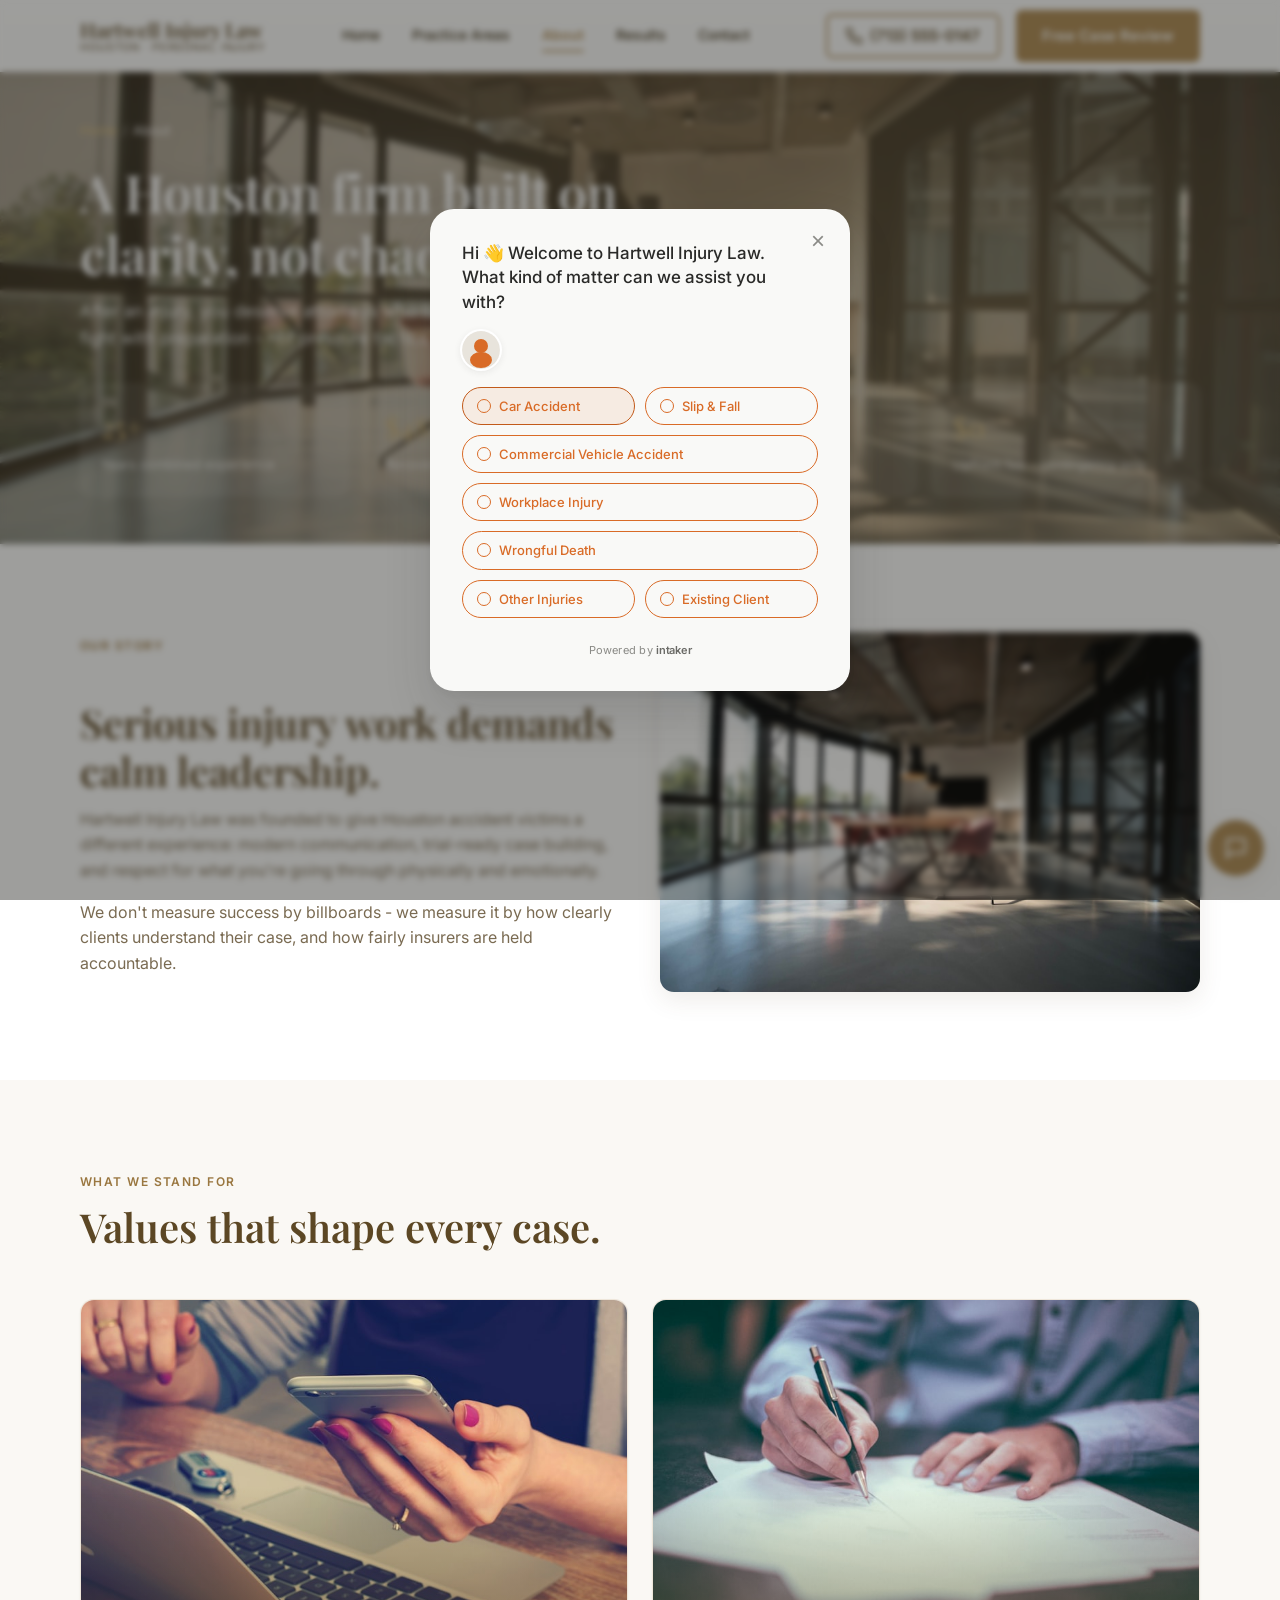
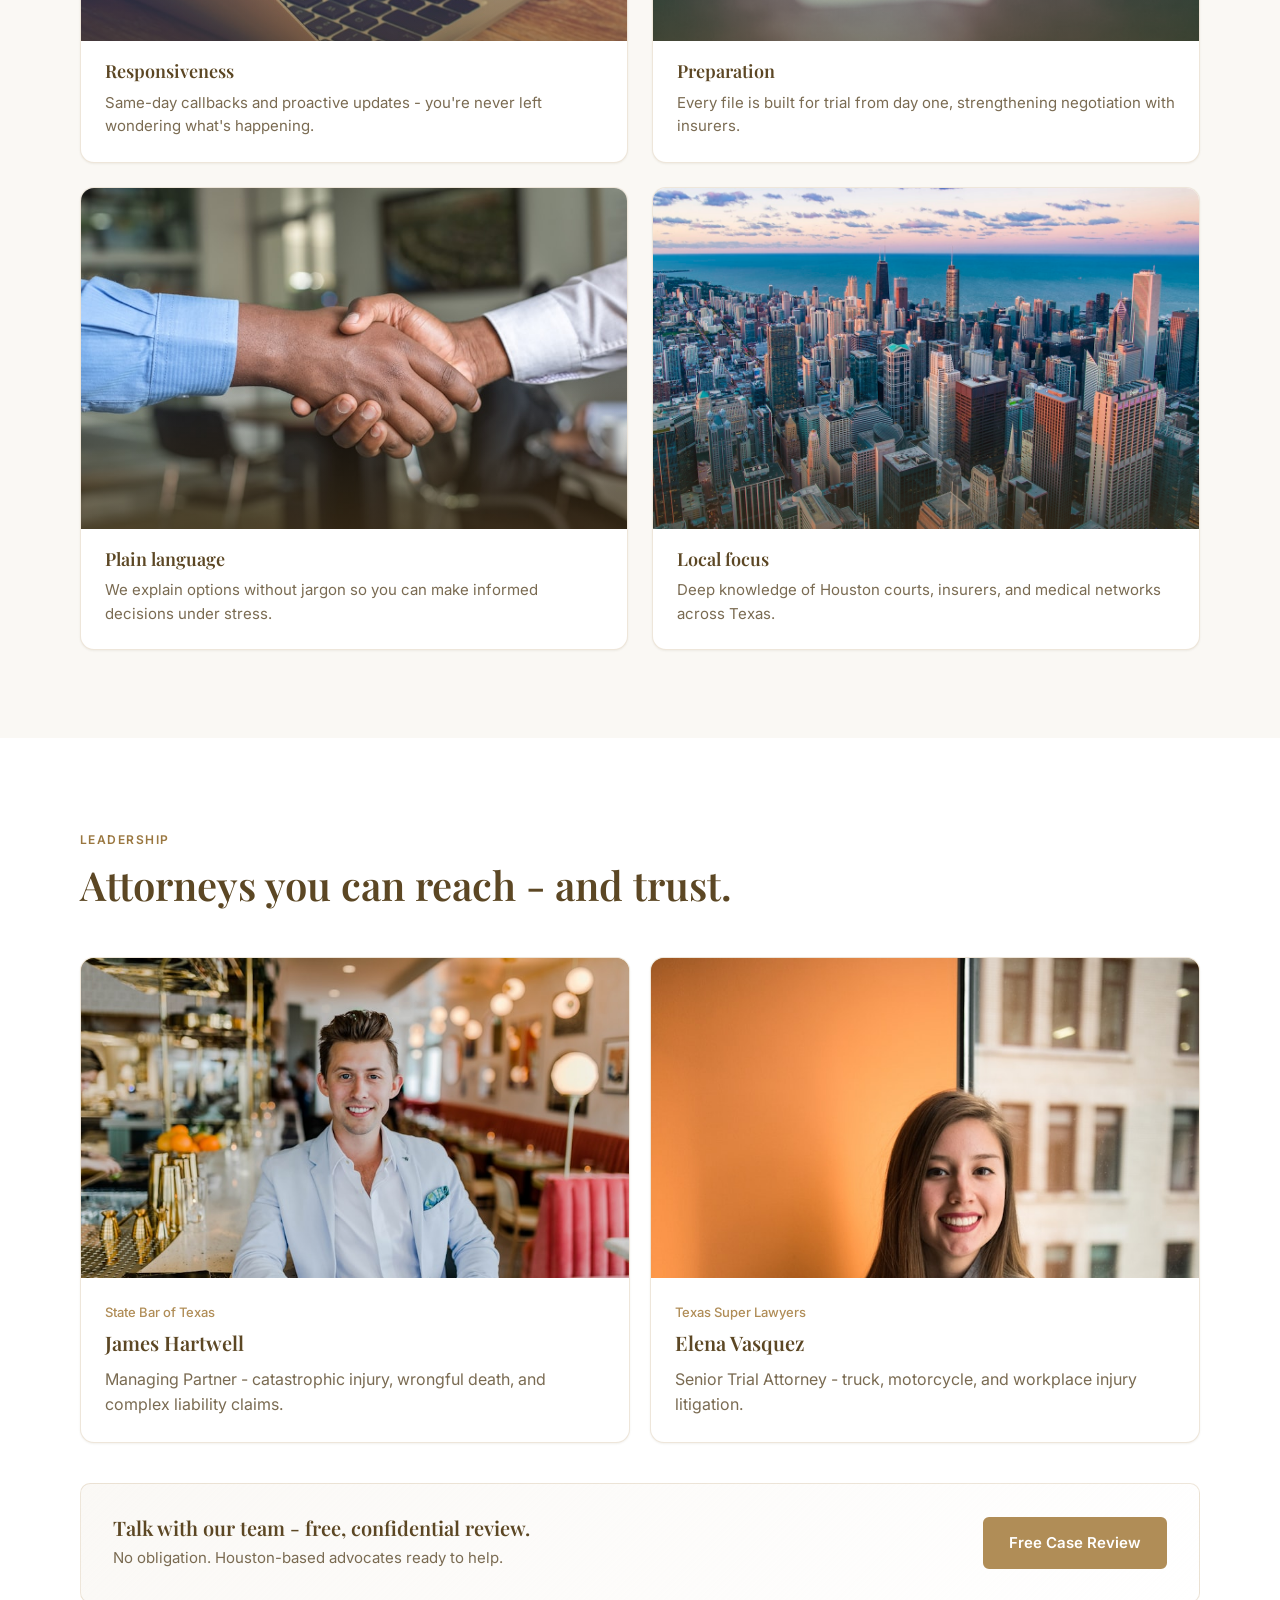
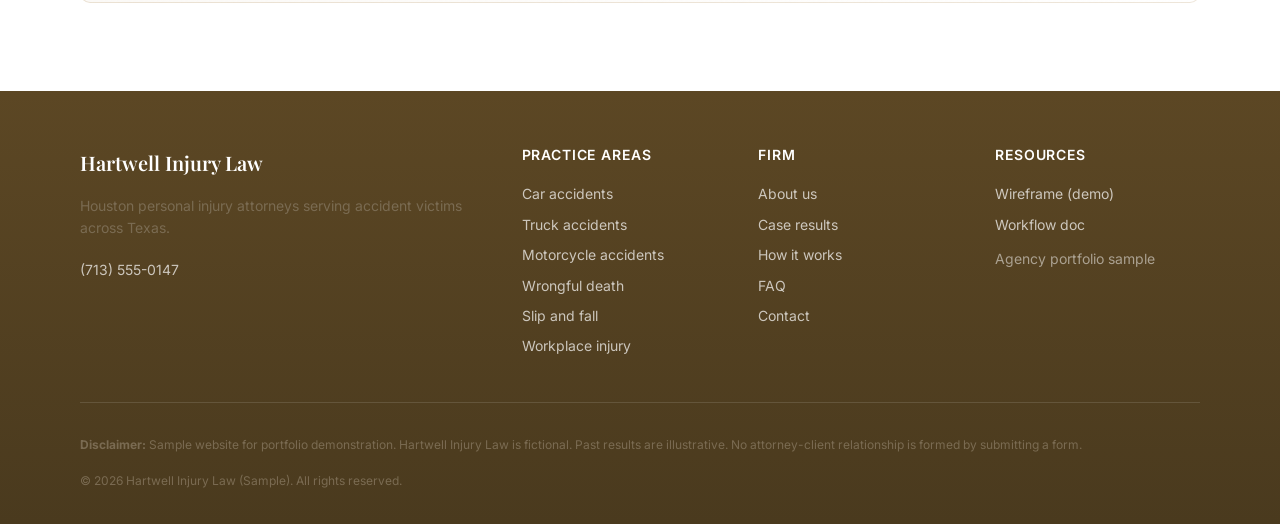
<file: about.html>
﻿<!DOCTYPE html>
<html lang="en">
<head>
  <meta charset="UTF-8">
  <meta name="viewport" content="width=device-width, initial-scale=1.0">
  <meta name="description" content="About Hartwell Injury Law - Houston personal injury attorneys focused on responsive advocacy and client-first representation.">
  <title>About Us | Hartwell Injury Law</title>
  <link rel="icon" href="assets/favicon.svg" type="image/svg+xml">
  <link rel="preconnect" href="https://fonts.googleapis.com">
  <link rel="preconnect" href="https://fonts.gstatic.com" crossorigin>
  <link href="https://fonts.googleapis.com/css2?family=Inter:wght@400;500;600;700&family=Playfair+Display:wght@500;600;700&display=swap" rel="stylesheet">
  <link rel="stylesheet" href="css/styles.css">
  <link rel="stylesheet" href="css/lead-router.css">
  <link rel="stylesheet" href="css/pages.css">
  <link rel="stylesheet" href="css/animations.css">
</head>
<body>
  <a href="#main" class="sr-only">Skip to main content</a>
  <div id="site-header"></div>

  <main id="main">
    <section class="page-hero">
      <div class="hero__bg" aria-hidden="true">
        <img class="hero__bg-img" src="assets/images/office-about.jpg" alt="" width="800" height="500" loading="eager">
        <div class="hero__bg-overlay"></div>
      </div>
      <div class="container">
        <nav class="breadcrumbs" aria-label="Breadcrumb">
          <a href="index.html">Home</a> / <span aria-current="page">About</span>
        </nav>
        <h1>A Houston firm built on clarity, not chaos.</h1>
        <p>After an injury, you deserve attorneys who listen first, explain honestly, and fight with preparation - not pressure tactics.</p>
        <div class="stat-row">
          <div class="stat-box">
            <div class="stat-box__num">25+</div>
            <div class="stat-box__label">Years combined experience</div>
          </div>
          <div class="stat-box">
            <div class="stat-box__num">$48M+</div>
            <div class="stat-box__label">Recovered for clients</div>
          </div>
          <div class="stat-box">
            <div class="stat-box__num">4.9</div>
            <div class="stat-box__label">Google rating</div>
          </div>
          <div class="stat-box">
            <div class="stat-box__num">$0</div>
            <div class="stat-box__label">Upfront fee - contingency only</div>
          </div>
        </div>
      </div>
    </section>

    <section class="section">
      <div class="container split-grid">
        <div class="content-prose reveal">
          <p class="section__eyebrow">Our story</p>
          <h2>Serious injury work demands calm leadership.</h2>
          <p>Hartwell Injury Law was founded to give Houston accident victims a different experience: modern communication, trial-ready case building, and respect for what you're going through physically and emotionally.</p>
          <p>We don't measure success by billboards - we measure it by how clearly clients understand their case, and how fairly insurers are held accountable.</p>
        </div>
        <div class="reveal">
          <img src="assets/images/office-about.jpg" alt="Hartwell Injury Law Houston office interior" width="800" height="500" loading="lazy" style="border-radius:var(--radius-lg);box-shadow:var(--shadow-md);">
        </div>
      </div>
    </section>

    <section class="section section--alt">
      <div class="container">
        <div class="section__header">
          <p class="section__eyebrow">What we stand for</p>
          <h2>Values that shape every case.</h2>
        </div>
        <div class="values-grid reveal">
          <article class="value-item card card--media">
            <div class="card__media">
              <img src="assets/images/process-phone.jpg" alt="Attorney returning a client call promptly" width="600" height="375" loading="lazy">
            </div>
            <div class="card__body">
              <h3>Responsiveness</h3>
              <p>Same-day callbacks and proactive updates - you're never left wondering what's happening.</p>
            </div>
          </article>
          <article class="value-item card card--media">
            <div class="card__media">
              <img src="assets/images/process-investigate.jpg" alt="Legal team reviewing case documents and evidence" width="600" height="375" loading="lazy">
            </div>
            <div class="card__body">
              <h3>Preparation</h3>
              <p>Every file is built for trial from day one, strengthening negotiation with insurers.</p>
            </div>
          </article>
          <article class="value-item card card--media">
            <div class="card__media">
              <img src="assets/images/form-team.jpg" alt="Attorney explaining options in a client meeting" width="600" height="375" loading="lazy">
            </div>
            <div class="card__body">
              <h3>Plain language</h3>
              <p>We explain options without jargon so you can make informed decisions under stress.</p>
            </div>
          </article>
          <article class="value-item card card--media">
            <div class="card__media">
              <img src="assets/images/contact-skyline.jpg" alt="Houston skyline representing local Texas advocacy" width="600" height="375" loading="lazy">
            </div>
            <div class="card__body">
              <h3>Local focus</h3>
              <p>Deep knowledge of Houston courts, insurers, and medical networks across Texas.</p>
            </div>
          </article>
        </div>
      </div>
    </section>

    <section class="section" id="team">
      <div class="container">
        <div class="section__header">
          <p class="section__eyebrow">Leadership</p>
          <h2>Attorneys you can reach - and trust.</h2>
        </div>
        <div class="card-grid attorney-grid reveal">
          <article class="attorney-card">
            <img class="attorney-card__photo" src="assets/images/attorney-james.jpg" alt="James Hartwell" width="600" height="600" loading="lazy">
            <div class="attorney-card__body">
              <p class="attorney-card__credentials">State Bar of Texas</p>
              <h3>James Hartwell</h3>
              <p>Managing Partner - catastrophic injury, wrongful death, and complex liability claims.</p>
            </div>
          </article>
          <article class="attorney-card">
            <img class="attorney-card__photo" src="assets/images/attorney-elena.jpg" alt="Elena Vasquez" width="600" height="600" loading="lazy">
            <div class="attorney-card__body">
              <p class="attorney-card__credentials">Texas Super Lawyers</p>
              <h3>Elena Vasquez</h3>
              <p>Senior Trial Attorney - truck, motorcycle, and workplace injury litigation.</p>
            </div>
          </article>
        </div>
        <div class="cta-inline reveal">
          <div class="cta-inline__text">
            <h3>Talk with our team - free, confidential review.</h3>
            <p>No obligation. Houston-based advocates ready to help.</p>
          </div>
          <a href="contact.html" class="btn btn--primary">Free Case Review</a>
        </div>
      </div>
    </section>
  </main>

  <div id="site-footer"></div>
  <script src="js/site-chrome.js"></script>
  <script src="js/lead-router.js" defer></script>
  <script src="js/main.js" defer></script>
</body>
</html>
</file>
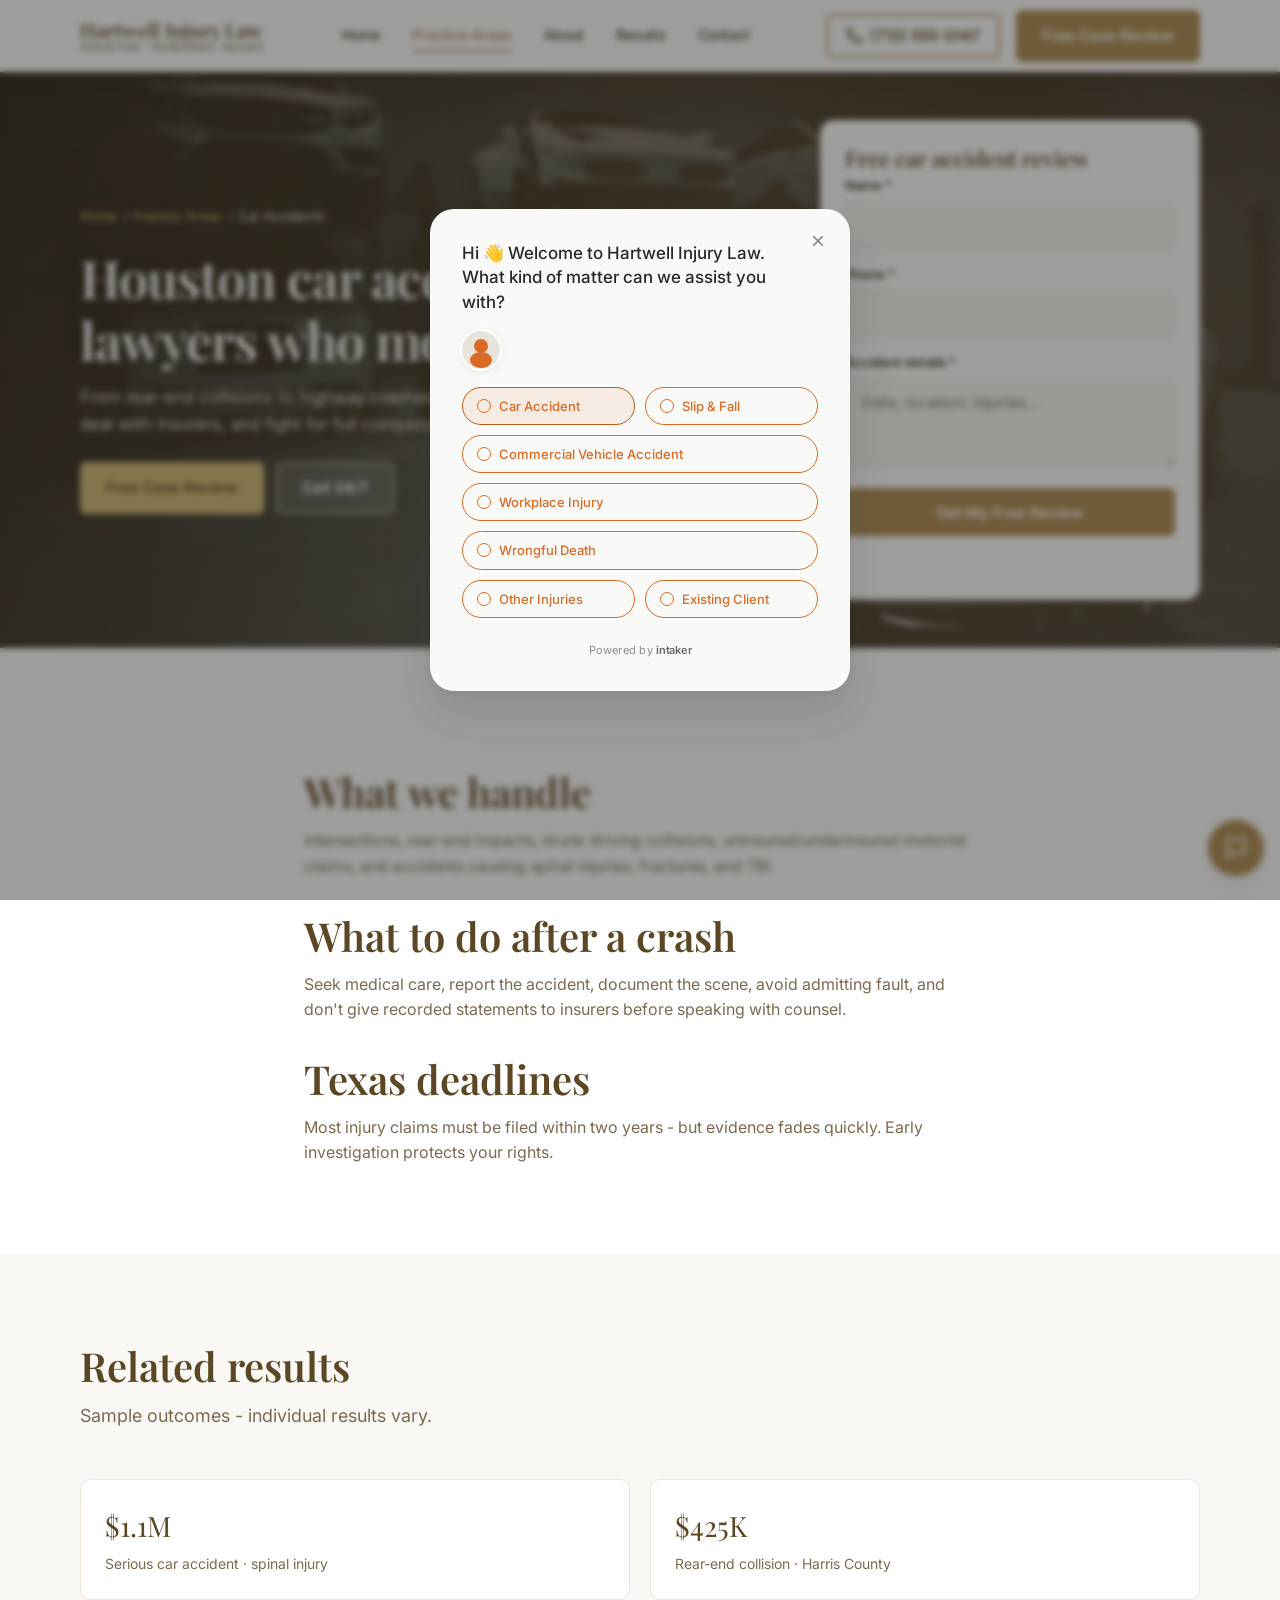
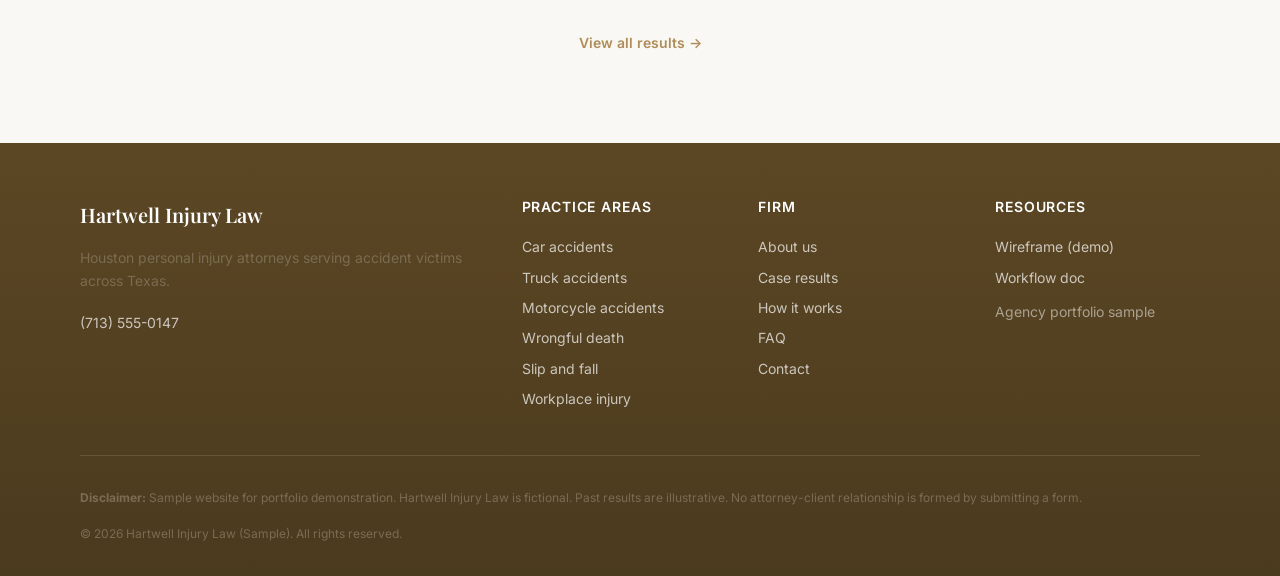
<file: car-accident.html>
<!DOCTYPE html>
<html lang="en">
<head>
  <meta charset="UTF-8">
  <meta name="viewport" content="width=device-width, initial-scale=1.0">
  <meta name="description" content="Houston car accident lawyers - free case review. Hartwell Injury Law handles serious auto injury claims across Texas.">
  <title>Houston Car Accident Lawyers | Hartwell Injury Law</title>
  <link rel="icon" href="assets/favicon.svg" type="image/svg+xml">
  <link rel="preconnect" href="https://fonts.googleapis.com">
  <link rel="preconnect" href="https://fonts.gstatic.com" crossorigin>
  <link href="https://fonts.googleapis.com/css2?family=Inter:wght@400;500;600;700&family=Playfair+Display:wght@500;600;700&display=swap" rel="stylesheet">
  <link rel="stylesheet" href="css/styles.css">
  <link rel="stylesheet" href="css/lead-router.css">
  <link rel="stylesheet" href="css/pages.css">
  <link rel="stylesheet" href="css/animations.css">
</head>
<body>
  <a href="#main" class="sr-only">Skip to main content</a>
  <div id="site-header"></div>

  <main id="main">
    <section class="page-hero">
      <div class="hero__bg" aria-hidden="true">
        <img class="hero__bg-img" src="assets/images/car-accident-hero.jpg" alt="" width="1920" height="1080" loading="eager">
        <div class="hero__bg-overlay"></div>
      </div>
      <div class="container practice-hero-card">
        <div>
          <nav class="breadcrumbs" aria-label="Breadcrumb">
            <a href="index.html">Home</a> / <a href="practice-areas.html">Practice Areas</a> / <span aria-current="page">Car Accidents</span>
          </nav>
          <h1>Houston car accident lawyers who move fast.</h1>
          <p>From rear-end collisions to highway crashes, we document injuries early, deal with insurers, and fight for full compensation while you heal.</p>
          <div class="btn-group" style="margin-top:1.5rem;">
            <a href="contact.html" class="btn btn--accent">Free Case Review</a>
            <a href="tel:+17135550147" class="btn btn--ghost-light">Call 24/7</a>
          </div>
        </div>
        <div class="form-card sidebar-form" id="contact">
          <h3 class="form-card__title">Free car accident review</h3>
          <form data-consult-form action="#" method="post">
            <div class="form-grid">
              <div class="form-group">
                <label for="ca-name">Name *</label>
                <input type="text" id="ca-name" name="name" required autocomplete="name">
              </div>
              <div class="form-group">
                <label for="ca-phone">Phone *</label>
                <input type="tel" id="ca-phone" name="phone" required autocomplete="tel">
              </div>
              <div class="form-group">
                <label for="ca-detail">Accident details *</label>
                <textarea id="ca-detail" name="detail" required placeholder="Date, location, injuries…"></textarea>
              </div>
              <button type="submit" class="btn btn--primary btn--block">Get My Free Review</button>
            </div>
            <p class="form-note">No fee unless we win · Confidential</p>
          </form>
        </div>
      </div>
    </section>

    <section class="section">
      <div class="container content-prose reveal">
        <h2>What we handle</h2>
        <p>Intersections, rear-end impacts, drunk driving collisions, uninsured/underinsured motorist claims, and accidents causing spinal injuries, fractures, and TBI.</p>
        <h2>What to do after a crash</h2>
        <p>Seek medical care, report the accident, document the scene, avoid admitting fault, and don't give recorded statements to insurers before speaking with counsel.</p>
        <h2>Texas deadlines</h2>
        <p>Most injury claims must be filed within two years - but evidence fades quickly. Early investigation protects your rights.</p>
      </div>
    </section>

    <section class="section section--alt reveal">
      <div class="container">
        <div class="section__header">
          <h2>Related results</h2>
          <p class="section__lead">Sample outcomes - individual results vary.</p>
        </div>
        <div class="card-grid card-grid--2">
          <article class="card">
            <p class="card__amount">$1.1M</p>
            <p class="card__type">Serious car accident · spinal injury</p>
          </article>
          <article class="card">
            <p class="card__amount">$425K</p>
            <p class="card__type">Rear-end collision · Harris County</p>
          </article>
        </div>
        <p style="margin-top:1rem;text-align:center;"><a href="results.html" class="card__link">View all results →</a></p>
      </div>
    </section>
  </main>

  <div id="site-footer"></div>
  <script src="js/site-chrome.js"></script>
  <script src="js/lead-router.js" defer></script>
  <script src="js/main.js" defer></script>
</body>
</html>
</file>
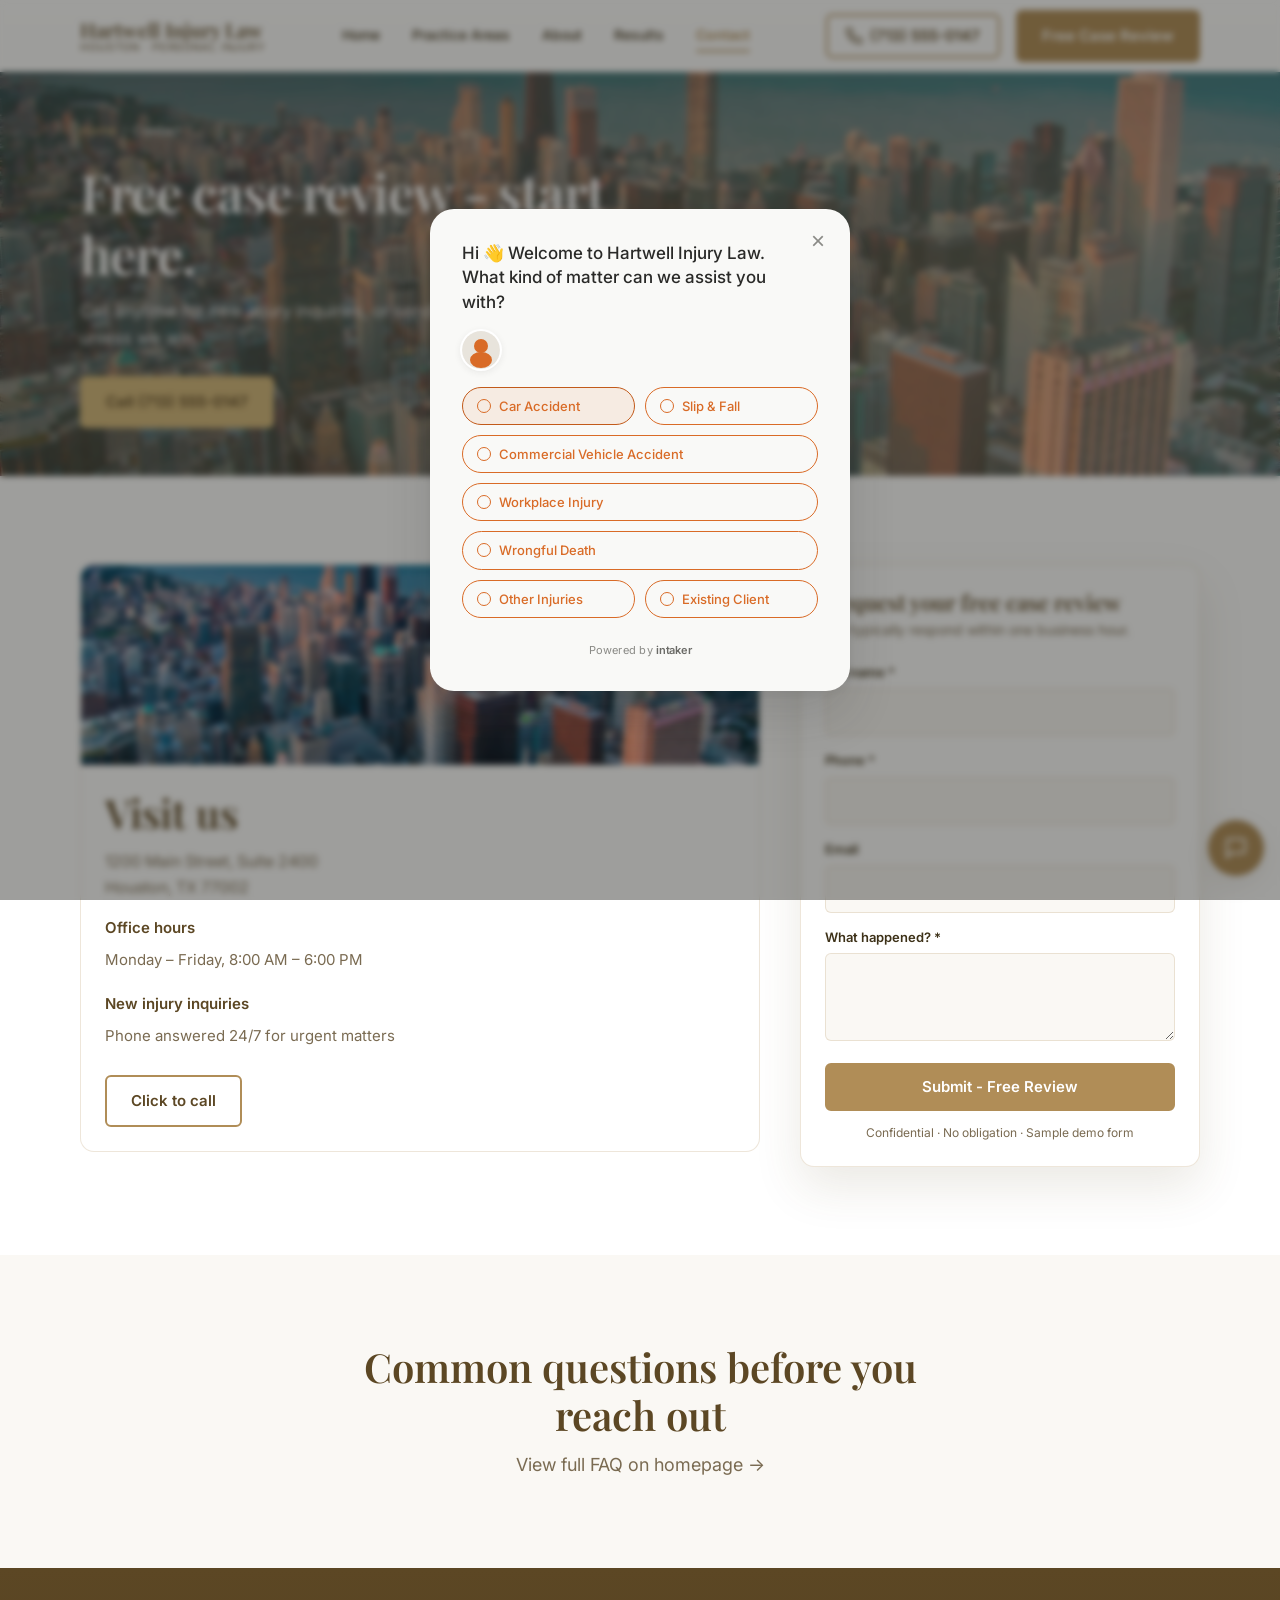
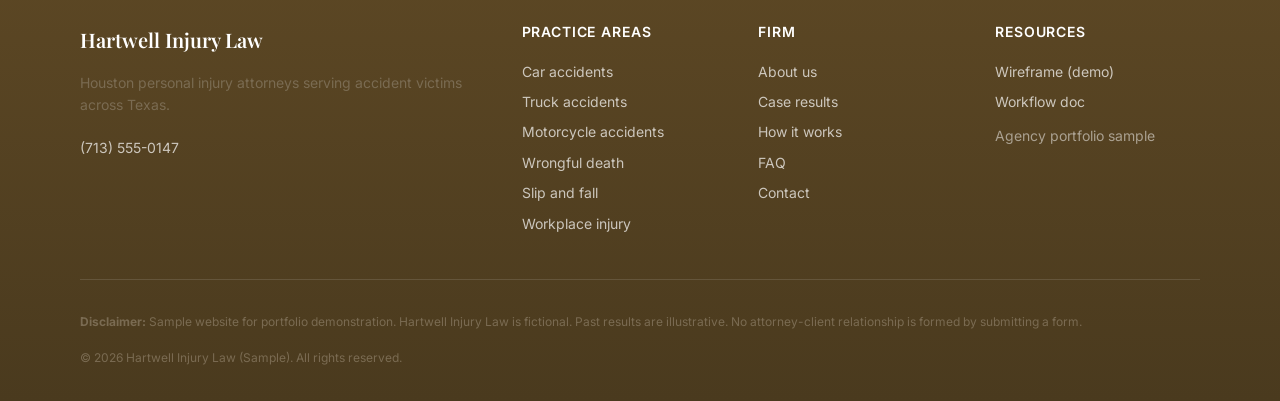
<file: contact.html>
<!DOCTYPE html>
<html lang="en">
<head>
  <meta charset="UTF-8">
  <meta name="viewport" content="width=device-width, initial-scale=1.0">
  <meta name="description" content="Contact Hartwell Injury Law - free Houston personal injury consultation. Call (713) 555-0147 or submit our short form.">
  <title>Contact Us | Hartwell Injury Law</title>
  <link rel="icon" href="assets/favicon.svg" type="image/svg+xml">
  <link rel="preconnect" href="https://fonts.googleapis.com">
  <link rel="preconnect" href="https://fonts.gstatic.com" crossorigin>
  <link href="https://fonts.googleapis.com/css2?family=Inter:wght@400;500;600;700&family=Playfair+Display:wght@500;600;700&display=swap" rel="stylesheet">
  <link rel="stylesheet" href="css/styles.css">
  <link rel="stylesheet" href="css/lead-router.css">
  <link rel="stylesheet" href="css/pages.css">
  <link rel="stylesheet" href="css/animations.css">
</head>
<body>
  <a href="#main" class="sr-only">Skip to main content</a>
  <div id="site-header"></div>

  <main id="main">
    <section class="page-hero">
      <div class="hero__bg" aria-hidden="true">
        <img class="hero__bg-img" src="assets/images/contact-skyline.jpg" alt="" width="800" height="280" loading="eager">
        <div class="hero__bg-overlay"></div>
      </div>
      <div class="container">
        <nav class="breadcrumbs" aria-label="Breadcrumb">
          <a href="index.html">Home</a> / <span aria-current="page">Contact</span>
        </nav>
        <h1>Free case review - start here.</h1>
        <p>Call anytime for new injury inquiries, or send the short form below. No fee unless we win.</p>
        <div class="btn-group" style="margin-top:1.5rem;">
          <a href="tel:+17135550147" class="btn btn--accent">Call (713) 555-0147</a>
        </div>
      </div>
    </section>

    <section class="section" id="contact">
      <div class="container page-split">
        <div class="reveal">
          <div class="map-card">
            <img src="assets/images/contact-skyline.jpg" alt="Houston downtown skyline" width="800" height="280" loading="lazy" style="width:100%;height:200px;object-fit:cover;">
            <div class="map-card__body">
              <h2>Visit us</h2>
              <p>1200 Main Street, Suite 2400<br>Houston, TX 77002</p>
              <dl class="contact-hours">
                <dt>Office hours</dt>
                <dd>Monday – Friday, 8:00 AM – 6:00 PM</dd>
                <dt>New injury inquiries</dt>
                <dd>Phone answered 24/7 for urgent matters</dd>
              </dl>
              <p><a href="tel:+17135550147" class="btn btn--outline">Click to call</a></p>
            </div>
          </div>
        </div>
        <div class="form-card reveal" id="contact-form">
          <h3 class="form-card__title">Request your free case review</h3>
          <p class="form-card__sub">We typically respond within one business hour.</p>
          <form data-consult-form action="#" method="post">
            <div class="form-grid">
              <div class="form-group">
                <label for="c-name">Full name *</label>
                <input type="text" id="c-name" name="name" required autocomplete="name">
              </div>
              <div class="form-group">
                <label for="c-phone">Phone *</label>
                <input type="tel" id="c-phone" name="phone" required autocomplete="tel">
              </div>
              <div class="form-group">
                <label for="c-email">Email</label>
                <input type="email" id="c-email" name="email" autocomplete="email">
              </div>
              <div class="form-group">
                <label for="c-detail">What happened? *</label>
                <textarea id="c-detail" name="detail" required></textarea>
              </div>
              <button type="submit" class="btn btn--primary btn--block">Submit - Free Review</button>
            </div>
            <p class="form-note">Confidential · No obligation · Sample demo form</p>
          </form>
        </div>
      </div>
    </section>

    <section class="section section--alt">
      <div class="container section__header--center reveal">
        <h2>Common questions before you reach out</h2>
        <p class="section__lead"><a href="index.html#faq">View full FAQ on homepage →</a></p>
      </div>
    </section>
  </main>

  <div id="site-footer"></div>
  <script src="js/site-chrome.js"></script>
  <script src="js/lead-router.js" defer></script>
  <script src="js/main.js" defer></script>
</body>
</html>
</file>
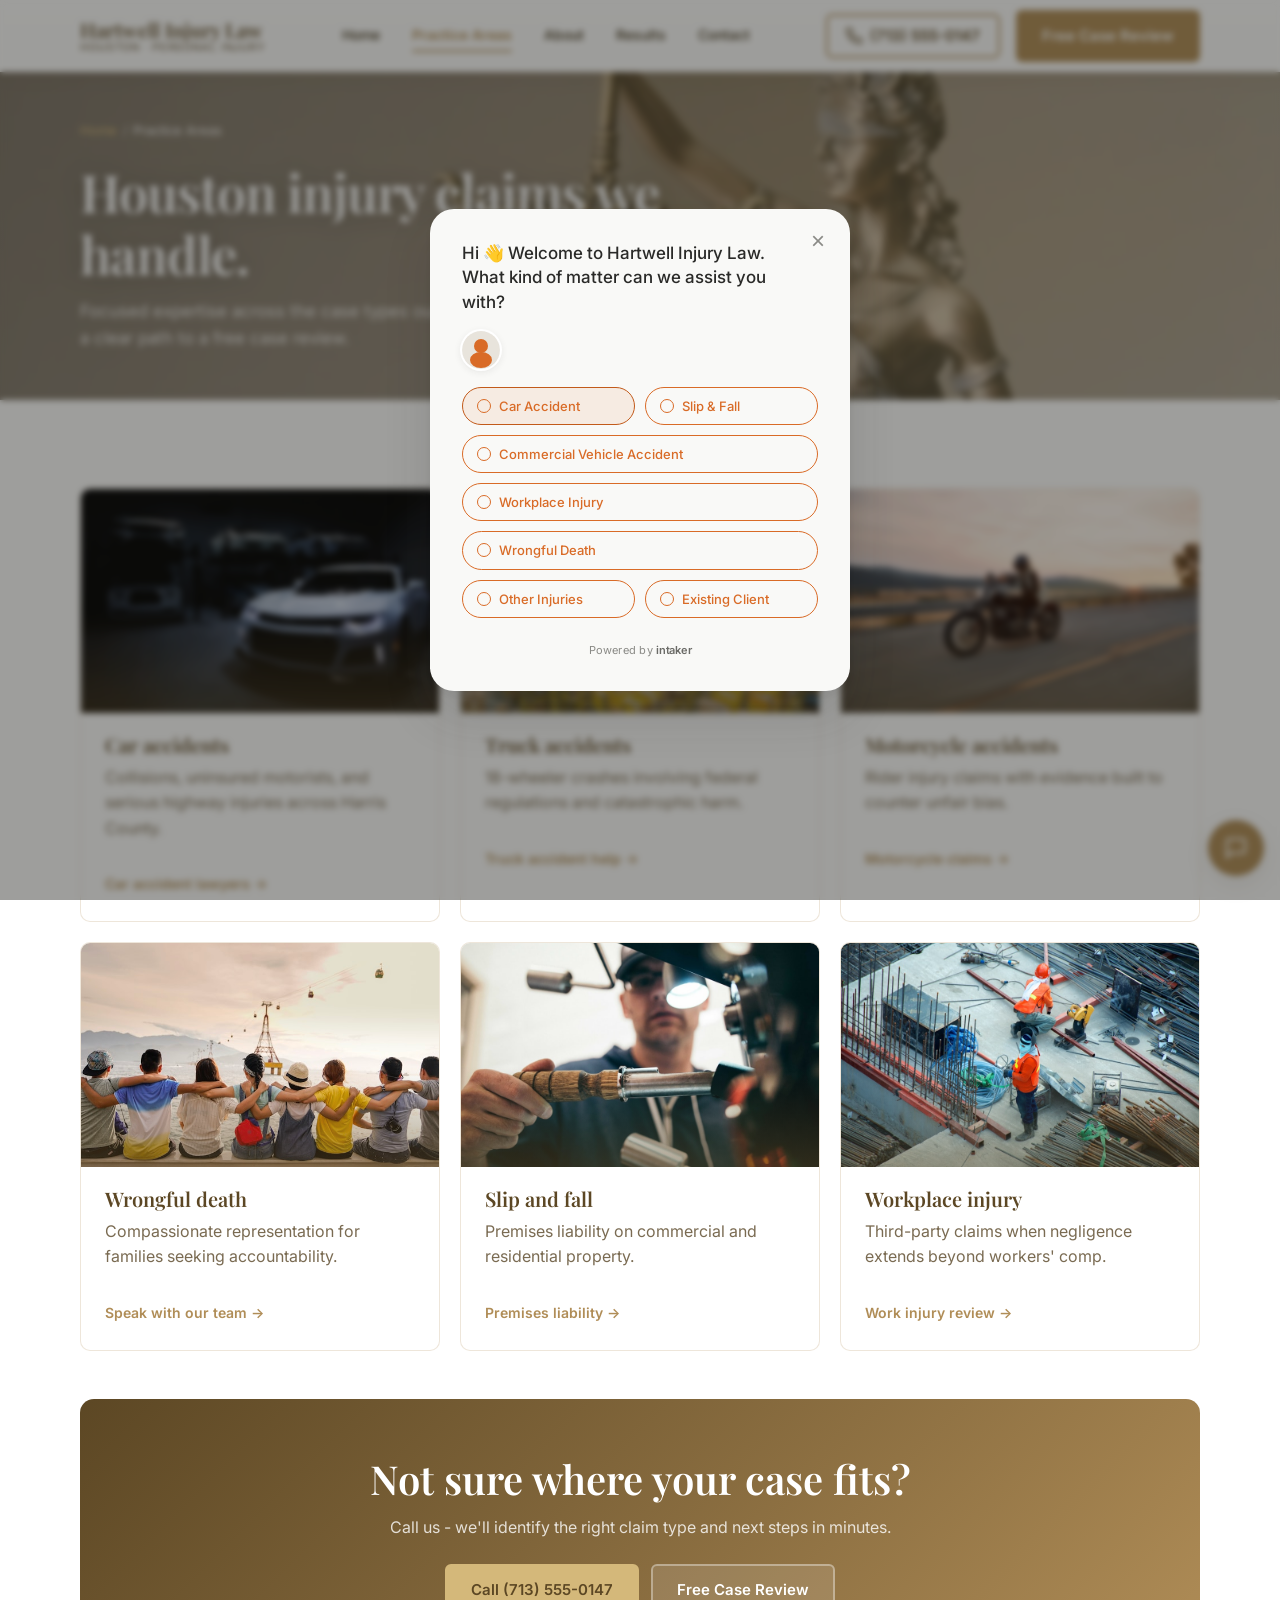
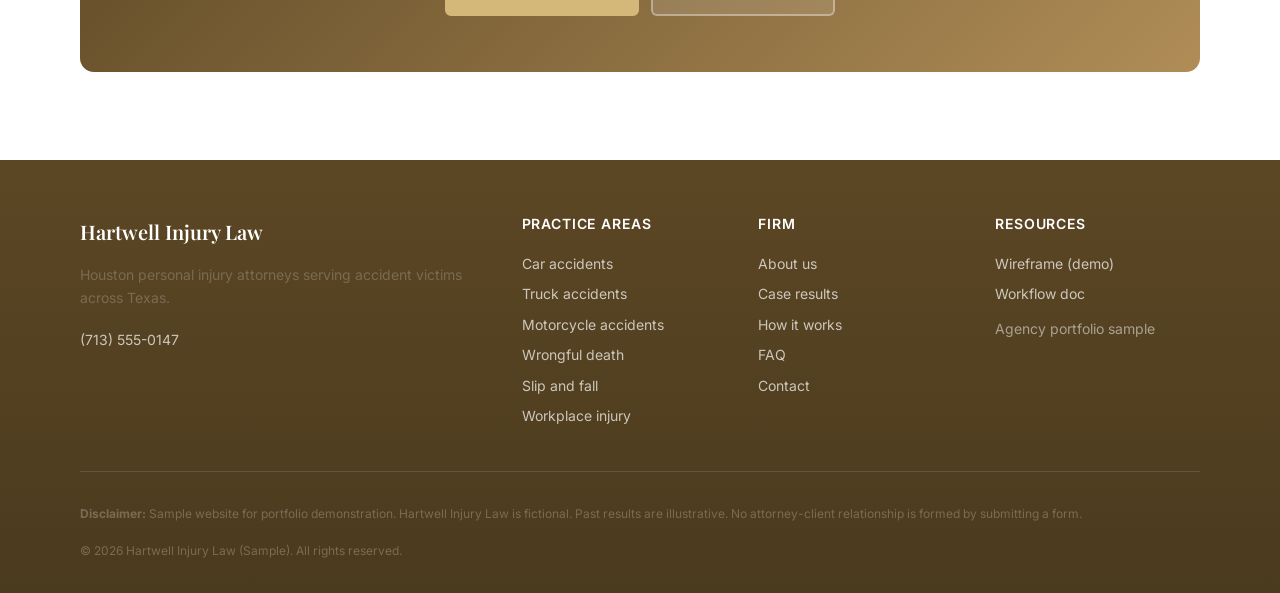
<file: practice-areas.html>
<!DOCTYPE html>
<html lang="en">
<head>
  <meta charset="UTF-8">
  <meta name="viewport" content="width=device-width, initial-scale=1.0">
  <meta name="description" content="Personal injury practice areas in Houston - car, truck, motorcycle, wrongful death, slip and fall, workplace injury.">
  <title>Practice Areas | Hartwell Injury Law</title>
  <link rel="icon" href="assets/favicon.svg" type="image/svg+xml">
  <link rel="preconnect" href="https://fonts.googleapis.com">
  <link rel="preconnect" href="https://fonts.gstatic.com" crossorigin>
  <link href="https://fonts.googleapis.com/css2?family=Inter:wght@400;500;600;700&family=Playfair+Display:wght@500;600;700&display=swap" rel="stylesheet">
  <link rel="stylesheet" href="css/styles.css">
  <link rel="stylesheet" href="css/lead-router.css">
  <link rel="stylesheet" href="css/pages.css">
  <link rel="stylesheet" href="css/animations.css">
</head>
<body>
  <a href="#main" class="sr-only">Skip to main content</a>
  <div id="site-header"></div>

  <main id="main">
    <section class="page-hero">
      <div class="hero__bg" aria-hidden="true">
        <img class="hero__bg-img" src="assets/images/why-law-library.jpg" alt="" width="1920" height="1080" loading="eager">
        <div class="hero__bg-overlay"></div>
      </div>
      <div class="container">
        <nav class="breadcrumbs" aria-label="Breadcrumb">
          <a href="index.html">Home</a> / <span aria-current="page">Practice Areas</span>
        </nav>
        <h1>Houston injury claims we handle.</h1>
        <p>Focused expertise across the case types our clients need most - each with a clear path to a free case review.</p>
      </div>
    </section>

    <section class="section">
      <div class="container">
        <div class="card-grid card-grid--6 stagger-children reveal">
          <article class="card card--media reveal-child">
            <div class="card__media"><img src="assets/images/practice-car.jpg" alt="Car accident claim" width="600" height="375" loading="lazy"></div>
            <div class="card__body"><h3>Car accidents</h3><p>Collisions, uninsured motorists, and serious highway injuries across Harris County.</p><a href="car-accident.html" class="card__link">Car accident lawyers →</a></div>
          </article>
          <article class="card card--media reveal-child">
            <div class="card__media"><img src="assets/images/practice-truck.jpg" alt="Truck accident" width="600" height="375" loading="lazy"></div>
            <div class="card__body"><h3>Truck accidents</h3><p>18-wheeler crashes involving federal regulations and catastrophic harm.</p><a href="contact.html" class="card__link">Truck accident help →</a></div>
          </article>
          <article class="card card--media reveal-child">
            <div class="card__media"><img src="assets/images/practice-motorcycle.jpg" alt="Motorcycle accident" width="600" height="375" loading="lazy"></div>
            <div class="card__body"><h3>Motorcycle accidents</h3><p>Rider injury claims with evidence built to counter unfair bias.</p><a href="contact.html" class="card__link">Motorcycle claims →</a></div>
          </article>
          <article class="card card--media reveal-child">
            <div class="card__media"><img src="assets/images/practice-wrongful-death.jpg" alt="Wrongful death" width="600" height="375" loading="lazy"></div>
            <div class="card__body"><h3>Wrongful death</h3><p>Compassionate representation for families seeking accountability.</p><a href="contact.html" class="card__link">Speak with our team →</a></div>
          </article>
          <article class="card card--media reveal-child">
            <div class="card__media"><img src="assets/images/practice-slip.jpg" alt="Slip and fall" width="600" height="375" loading="lazy"></div>
            <div class="card__body"><h3>Slip and fall</h3><p>Premises liability on commercial and residential property.</p><a href="contact.html" class="card__link">Premises liability →</a></div>
          </article>
          <article class="card card--media reveal-child">
            <div class="card__media"><img src="assets/images/practice-workplace.jpg" alt="Workplace injury" width="600" height="375" loading="lazy"></div>
            <div class="card__body"><h3>Workplace injury</h3><p>Third-party claims when negligence extends beyond workers' comp.</p><a href="contact.html" class="card__link">Work injury review →</a></div>
          </article>
        </div>
        <div class="cta-band reveal" style="margin-top:3rem;">
          <h2>Not sure where your case fits?</h2>
          <p>Call us - we'll identify the right claim type and next steps in minutes.</p>
          <div class="btn-group">
            <a href="tel:+17135550147" class="btn btn--accent">Call (713) 555-0147</a>
            <a href="contact.html" class="btn btn--ghost-light">Free Case Review</a>
          </div>
        </div>
      </div>
    </section>
  </main>

  <div id="site-footer"></div>
  <script src="js/site-chrome.js"></script>
  <script src="js/lead-router.js" defer></script>
  <script src="js/main.js" defer></script>
</body>
</html>
</file>
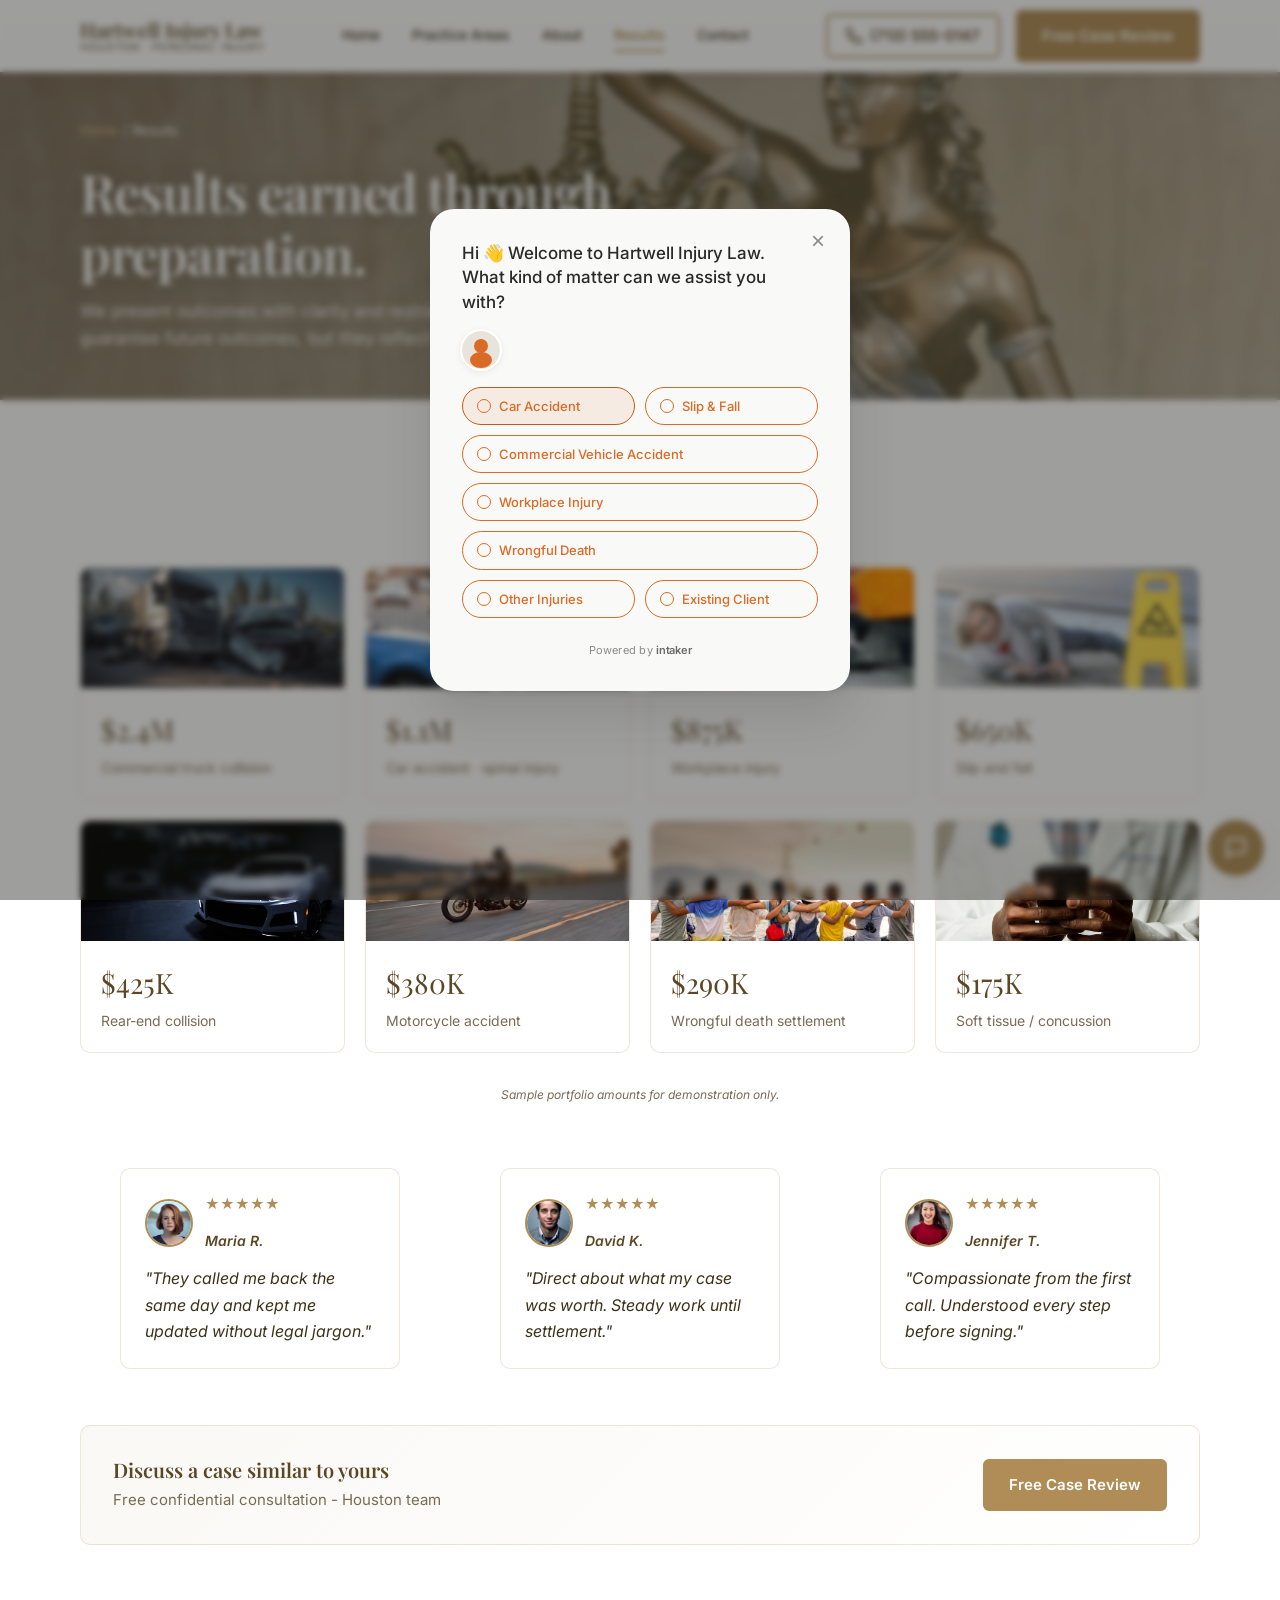
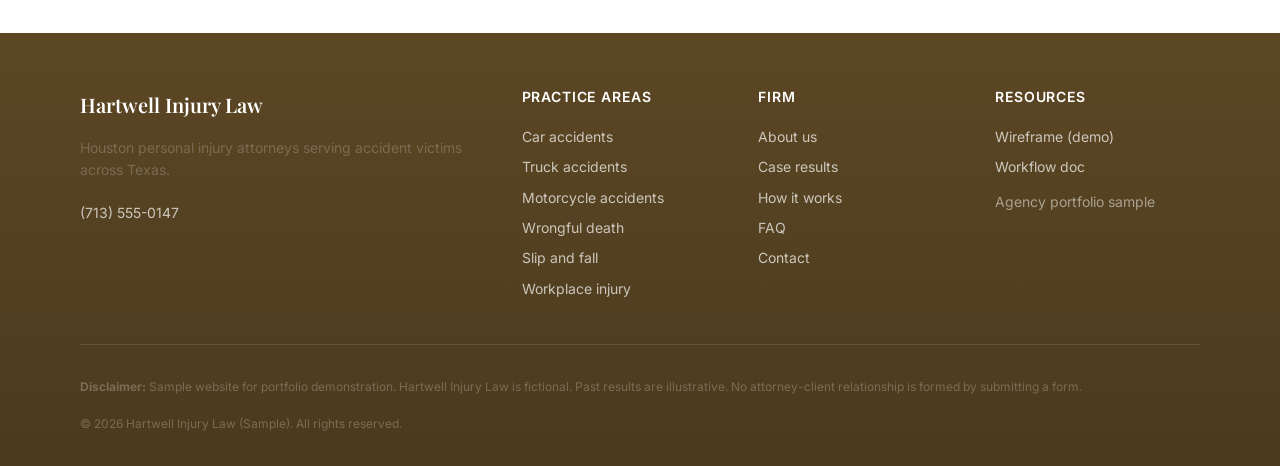
<file: results.html>
<!DOCTYPE html>
<html lang="en">
<head>
  <meta charset="UTF-8">
  <meta name="viewport" content="width=device-width, initial-scale=1.0">
  <meta name="description" content="Personal injury case results - Hartwell Injury Law Houston. Sample outcomes for portfolio demonstration.">
  <title>Case Results | Hartwell Injury Law</title>
  <link rel="icon" href="assets/favicon.svg" type="image/svg+xml">
  <link rel="preconnect" href="https://fonts.googleapis.com">
  <link rel="preconnect" href="https://fonts.gstatic.com" crossorigin>
  <link href="https://fonts.googleapis.com/css2?family=Inter:wght@400;500;600;700&family=Playfair+Display:wght@500;600;700&display=swap" rel="stylesheet">
  <link rel="stylesheet" href="css/styles.css">
  <link rel="stylesheet" href="css/lead-router.css">
  <link rel="stylesheet" href="css/pages.css">
  <link rel="stylesheet" href="css/animations.css">
  <link rel="stylesheet" href="css/animations.css">
</head>
<body>
  <a href="#main" class="sr-only">Skip to main content</a>
  <div id="site-header"></div>

  <main id="main">
    <section class="page-hero">
      <div class="hero__bg" aria-hidden="true">
        <img class="hero__bg-img" src="assets/images/faq-courthouse.jpg" alt="" width="1920" height="1080" loading="eager">
        <div class="hero__bg-overlay"></div>
      </div>
      <div class="container">
        <nav class="breadcrumbs" aria-label="Breadcrumb">
          <a href="index.html">Home</a> / <span aria-current="page">Results</span>
        </nav>
        <h1>Results earned through preparation.</h1>
        <p>We present outcomes with clarity and restraint - past results don't guarantee future outcomes, but they reflect our approach.</p>
      </div>
    </section>

    <section class="section">
      <div class="container">
        <div class="review-pill reveal" style="margin:0 auto 2rem;display:flex;width:fit-content;">
          <span class="review-pill__score">4.9</span>
          <span class="review-pill__text"><strong>Google</strong> · 127 verified reviews</span>
        </div>
        <div class="card-grid card-grid--4 stagger-children reveal">
          <article class="card result-card reveal-child">
            <div class="result-card__img"><img src="assets/images/result-truck.jpg" alt="Truck collision result" width="600" height="240" loading="lazy"></div>
            <div class="result-card__body"><p class="card__amount">$2.4M</p><p class="card__type">Commercial truck collision</p></div>
          </article>
          <article class="card result-card reveal-child">
            <div class="result-card__img"><img src="assets/images/result-car.jpg" alt="Two vehicles with severe damage after a head-on collision" width="600" height="240" loading="lazy"></div>
            <div class="result-card__body"><p class="card__amount">$1.1M</p><p class="card__type">Car accident · spinal injury</p></div>
          </article>
          <article class="card result-card reveal-child">
            <div class="result-card__img"><img src="assets/images/result-workplace.jpg" alt="Workplace injury result" width="600" height="240" loading="lazy"></div>
            <div class="result-card__body"><p class="card__amount">$875K</p><p class="card__type">Workplace injury</p></div>
          </article>
          <article class="card result-card reveal-child">
            <div class="result-card__img"><img src="assets/images/result-slip.jpg" alt="Slip and fall result" width="600" height="240" loading="lazy"></div>
            <div class="result-card__body"><p class="card__amount">$650K</p><p class="card__type">Slip and fall</p></div>
          </article>
          <article class="card result-card reveal-child">
            <div class="result-card__img"><img src="assets/images/practice-car.jpg" alt="Rear-end collision" width="600" height="240" loading="lazy"></div>
            <div class="result-card__body"><p class="card__amount">$425K</p><p class="card__type">Rear-end collision</p></div>
          </article>
          <article class="card result-card reveal-child">
            <div class="result-card__img"><img src="assets/images/practice-motorcycle.jpg" alt="Motorcycle accident" width="600" height="240" loading="lazy"></div>
            <div class="result-card__body"><p class="card__amount">$380K</p><p class="card__type">Motorcycle accident</p></div>
          </article>
          <article class="card result-card reveal-child">
            <div class="result-card__img"><img src="assets/images/practice-wrongful-death.jpg" alt="Wrongful death" width="600" height="240" loading="lazy"></div>
            <div class="result-card__body"><p class="card__amount">$290K</p><p class="card__type">Wrongful death settlement</p></div>
          </article>
          <article class="card result-card reveal-child">
            <div class="result-card__img"><img src="assets/images/why-medical.jpg" alt="Injury recovery" width="600" height="240" loading="lazy"></div>
            <div class="result-card__body"><p class="card__amount">$175K</p><p class="card__type">Soft tissue / concussion</p></div>
          </article>
        </div>
        <p class="results-note" style="text-align:center;margin-top:2rem;">Sample portfolio amounts for demonstration only.</p>

        <div class="card-grid testimonial-grid reveal" style="margin-top:3rem;">
          <blockquote class="testimonial">
            <div class="testimonial__head">
              <img class="testimonial__avatar" src="assets/images/avatar-1.jpg" alt="" width="48" height="48" loading="lazy">
              <div><div class="testimonial__stars" aria-hidden="true">★★★★★</div><cite class="testimonial__author">Maria R.</cite></div>
            </div>
            <p class="testimonial__quote">"They called me back the same day and kept me updated without legal jargon."</p>
          </blockquote>
          <blockquote class="testimonial">
            <div class="testimonial__head">
              <img class="testimonial__avatar" src="assets/images/avatar-2.jpg" alt="" width="48" height="48" loading="lazy">
              <div><div class="testimonial__stars" aria-hidden="true">★★★★★</div><cite class="testimonial__author">David K.</cite></div>
            </div>
            <p class="testimonial__quote">"Direct about what my case was worth. Steady work until settlement."</p>
          </blockquote>
          <blockquote class="testimonial">
            <div class="testimonial__head">
              <img class="testimonial__avatar" src="assets/images/avatar-3.jpg" alt="" width="48" height="48" loading="lazy">
              <div><div class="testimonial__stars" aria-hidden="true">★★★★★</div><cite class="testimonial__author">Jennifer T.</cite></div>
            </div>
            <p class="testimonial__quote">"Compassionate from the first call. Understood every step before signing."</p>
          </blockquote>
        </div>

        <div class="cta-inline reveal">
          <div class="cta-inline__text">
            <h3>Discuss a case similar to yours</h3>
            <p>Free confidential consultation - Houston team</p>
          </div>
          <a href="contact.html" class="btn btn--primary">Free Case Review</a>
        </div>
      </div>
    </section>
  </main>

  <div id="site-footer"></div>
  <script src="js/site-chrome.js"></script>
  <script src="js/lead-router.js" defer></script>
  <script src="js/main.js" defer></script>
</body>
</html>
</file>
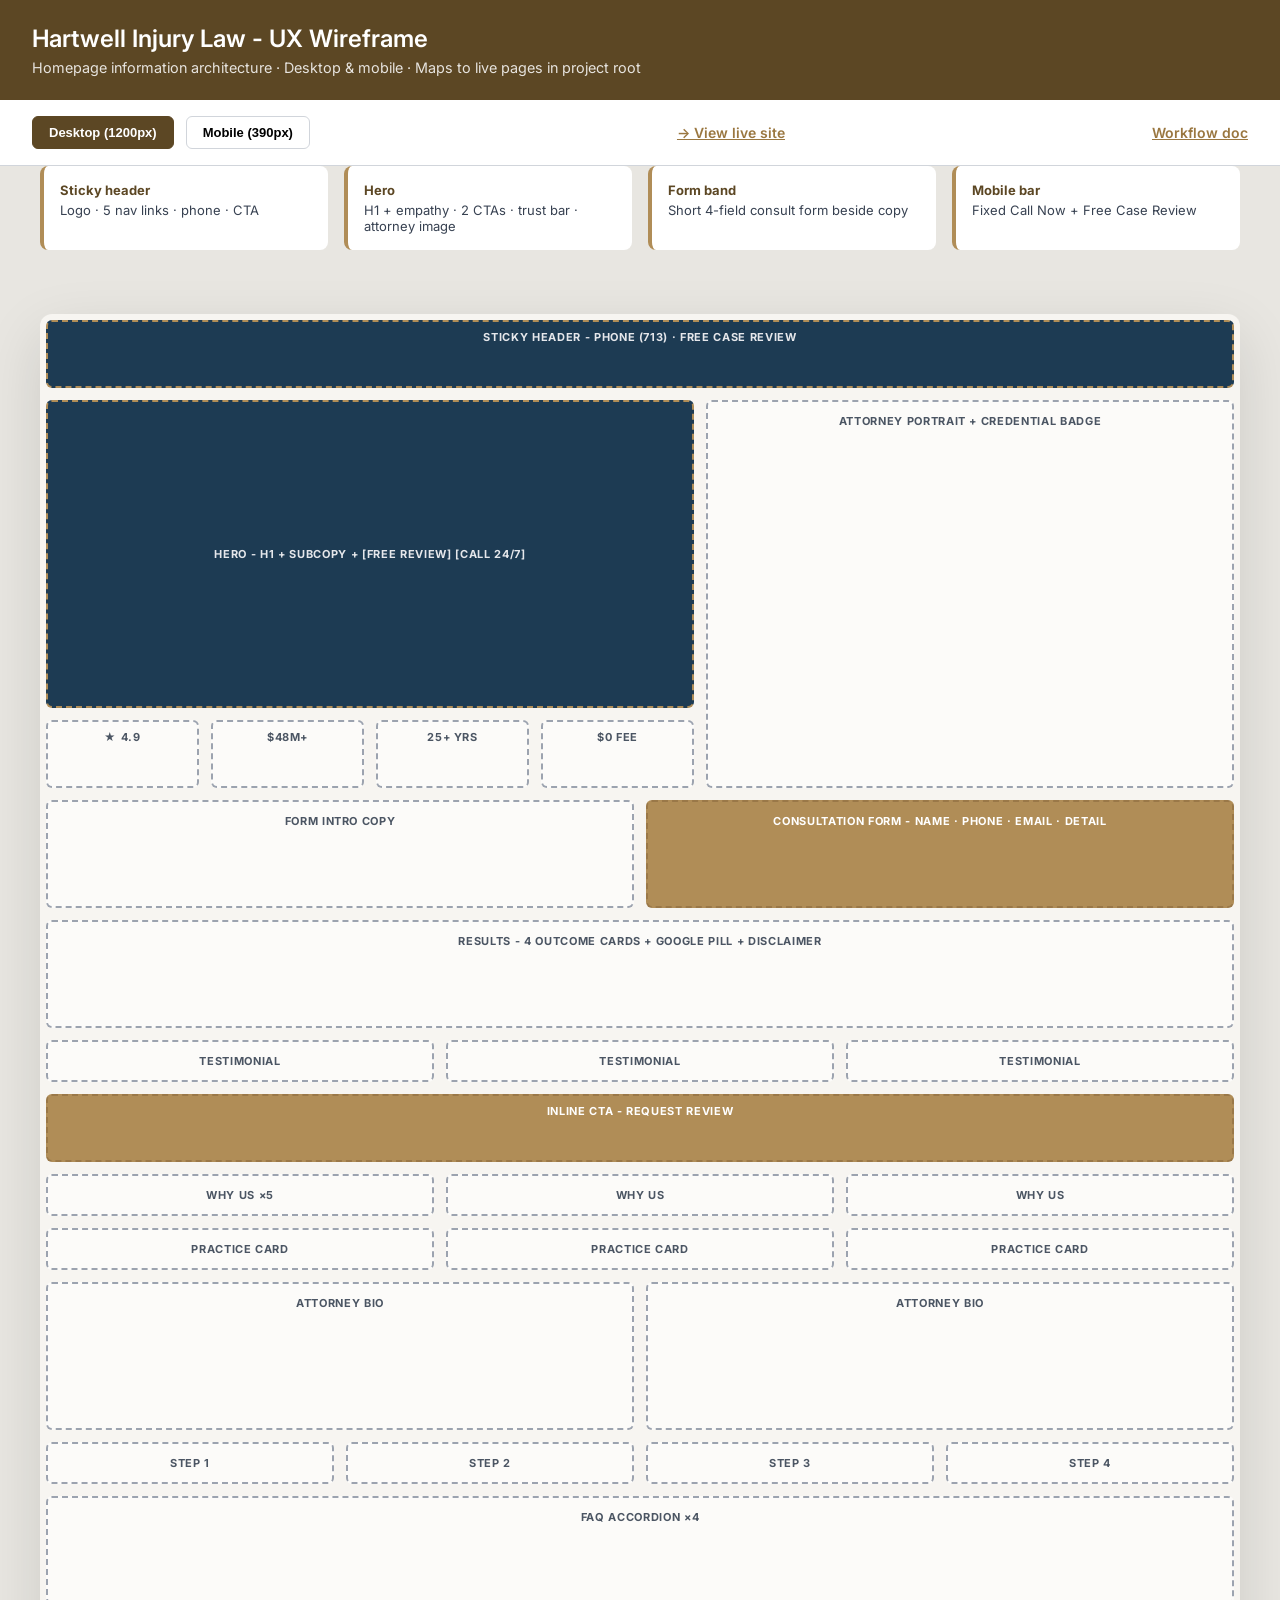
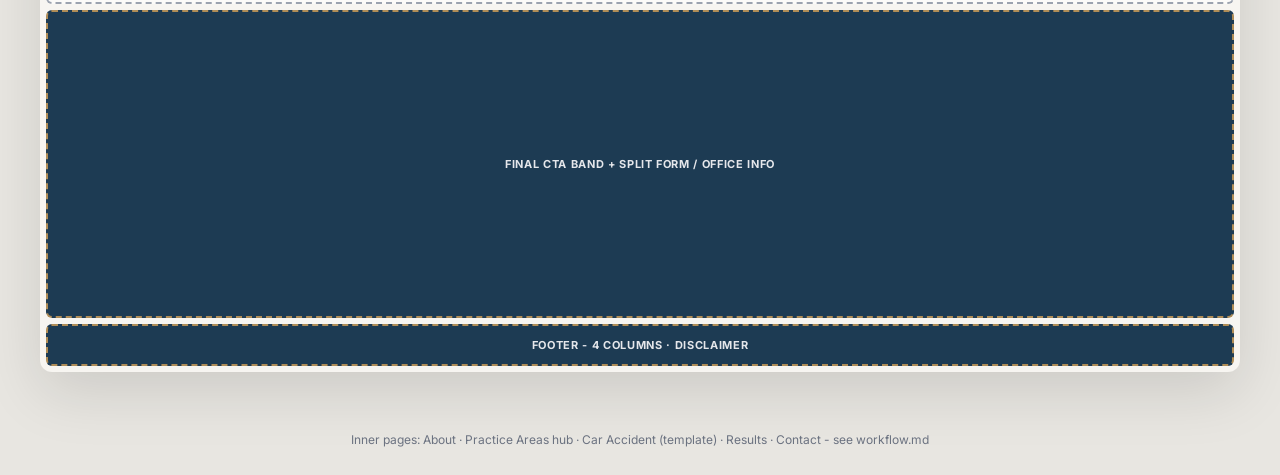
<file: docs/wireframe.html>
<!DOCTYPE html>
<html lang="en">
<head>
  <meta charset="UTF-8">
  <meta name="viewport" content="width=device-width, initial-scale=1.0">
  <title>Wireframe - Hartwell Injury Law Sample</title>
  <link rel="preconnect" href="https://fonts.googleapis.com">
  <link href="https://fonts.googleapis.com/css2?family=Inter:wght@500;600;700&display=swap" rel="stylesheet">
  <link rel="stylesheet" href="../css/wireframe.css">
</head>
<body class="wf-body">
  <header class="wf-top">
    <h1>Hartwell Injury Law - UX Wireframe</h1>
    <p>Homepage information architecture · Desktop &amp; mobile · Maps to live pages in project root</p>
  </header>

  <div class="wf-toolbar">
    <button type="button" class="is-active" data-view="desktop">Desktop (1200px)</button>
    <button type="button" data-view="mobile">Mobile (390px)</button>
    <a href="../index.html">→ View live site</a>
    <a href="workflow.md">Workflow doc</a>
  </div>

  <div class="wf-legend">
    <div class="wf-legend-item"><strong>Sticky header</strong> Logo · 5 nav links · phone · CTA</div>
    <div class="wf-legend-item"><strong>Hero</strong> H1 + empathy · 2 CTAs · trust bar · attorney image</div>
    <div class="wf-legend-item"><strong>Form band</strong> Short 4-field consult form beside copy</div>
    <div class="wf-legend-item"><strong>Mobile bar</strong> Fixed Call Now + Free Case Review</div>
  </div>

  <div class="wf-wrap">
    <!-- Desktop wireframe -->
    <div id="desktop" class="wf-canvas wf-canvas--desktop is-active">
      <div class="wf-block wf-block--sm wf-block--dark">Sticky header - phone (713) · Free Case Review</div>
      <div class="wf-row wf-row--hero">
        <div>
          <div class="wf-block wf-block--hero wf-block--dark">Hero - H1 + subcopy + [Free Review] [Call 24/7]</div>
          <div class="wf-row wf-row--4">
            <div class="wf-block wf-block--sm">★ 4.9</div>
            <div class="wf-block wf-block--sm">$48M+</div>
            <div class="wf-block wf-block--sm">25+ yrs</div>
            <div class="wf-block wf-block--sm">$0 fee</div>
          </div>
        </div>
        <div class="wf-block wf-block--lg">Attorney portrait + credential badge</div>
      </div>
      <div class="wf-row wf-row--2">
        <div class="wf-block wf-block--md">Form intro copy</div>
        <div class="wf-block wf-block--accent">Consultation form - name · phone · email · detail</div>
      </div>
      <div class="wf-block wf-block--md">Results - 4 outcome cards + Google pill + disclaimer</div>
      <div class="wf-row wf-row--3">
        <div class="wf-block">Testimonial</div>
        <div class="wf-block">Testimonial</div>
        <div class="wf-block">Testimonial</div>
      </div>
      <div class="wf-block wf-block--sm wf-block--accent">Inline CTA - Request review</div>
      <div class="wf-row wf-row--3">
        <div class="wf-block">Why us ×5</div>
        <div class="wf-block">Why us</div>
        <div class="wf-block">Why us</div>
      </div>
      <div class="wf-row wf-row--3">
        <div class="wf-block">Practice card</div>
        <div class="wf-block">Practice card</div>
        <div class="wf-block">Practice card</div>
      </div>
      <div class="wf-row wf-row--2">
        <div class="wf-block wf-block--lg">Attorney bio</div>
        <div class="wf-block wf-block--lg">Attorney bio</div>
      </div>
      <div class="wf-row wf-row--4">
        <div class="wf-block">Step 1</div>
        <div class="wf-block">Step 2</div>
        <div class="wf-block">Step 3</div>
        <div class="wf-block">Step 4</div>
      </div>
      <div class="wf-block wf-block--md">FAQ accordion ×4</div>
      <div class="wf-block wf-block--hero wf-block--dark">Final CTA band + split form / office info</div>
      <div class="wf-block wf-block--dark">Footer - 4 columns · disclaimer</div>
    </div>

    <!-- Mobile wireframe -->
    <div id="mobile" class="wf-canvas wf-canvas--mobile">
      <div class="wf-block wf-block--sm wf-block--dark">Header - logo · menu</div>
      <div class="wf-block wf-block--hero wf-block--dark">Hero stack - H1 · CTAs · trust 2×2</div>
      <div class="wf-block wf-block--lg">Attorney image</div>
      <div class="wf-block wf-block--accent">Full-width form</div>
      <div class="wf-block">Result cards 2-col</div>
      <div class="wf-block">Testimonial stack</div>
      <div class="wf-block">Why cards stack</div>
      <div class="wf-block">Practice cards stack</div>
      <div class="wf-block">Attorney stack</div>
      <div class="wf-block">Process stack</div>
      <div class="wf-block">FAQ</div>
      <div class="wf-block wf-block--dark">CTA + form</div>
      <div class="wf-block wf-block--dark">Footer</div>
      <div class="wf-block wf-block--accent" style="position:sticky;bottom:0;margin:0;border-radius:0;">Sticky bar - Call | Free Review</div>
    </div>
  </div>

  <p class="wf-note">Inner pages: About · Practice Areas hub · Car Accident (template) · Results · Contact - see workflow.md</p>

  <script>
    document.querySelectorAll(".wf-toolbar button").forEach((btn) => {
      btn.addEventListener("click", () => {
        document.querySelectorAll(".wf-toolbar button").forEach((b) => b.classList.remove("is-active"));
        btn.classList.add("is-active");
        const view = btn.dataset.view;
        document.getElementById("desktop").classList.toggle("is-active", view === "desktop");
        document.getElementById("mobile").classList.toggle("is-active", view === "mobile");
      });
    });
  </script>
</body>
</html>
</file>
<file: css/fonts.css>
@font-face {
  font-family: "Orange Avenue";
  src: url("../FONTS/OrangeAvenueDEMO-Regular.otf") format("opentype");
  font-weight: 400;
  font-style: normal;
  font-display: swap;
}

@font-face {
  font-family: "Orange Avenue Outline";
  src: url("../FONTS/OrangeAvenueOutlineDEMO-Regular.otf") format("opentype");
  font-weight: 400;
  font-style: normal;
  font-display: swap;
}
</file>
<file: css/styles.css>
/* Hartwell Injury Law — Premium PI sample (portfolio asset) */

:root {
  --gold: #b08d57;
  --gold-light: #d4b87a;
  --gold-dark: #8a6d3b;
  --gold-deep: #5c4724;
  --primary: #9a7740;
  --primary-deep: #5c4724;
  --secondary: #b08d57;
  --accent: #b08d57;
  --accent-light: #d4b87a;
  --trust: #9a7740;
  --bg: #ffffff;
  --bg-alt: #faf8f4;
  --surface: #ffffff;
  --text: #3d3118;
  --text-muted: #7a6b52;
  --border: rgba(176, 141, 87, 0.22);
  --shadow-sm: 0 1px 2px rgba(92, 71, 36, 0.08);
  --shadow-md: 0 8px 24px rgba(92, 71, 36, 0.1);
  --shadow-lg: 0 20px 48px rgba(92, 71, 36, 0.12);
  --radius-sm: 6px;
  --radius-md: 10px;
  --radius-lg: 14px;
  --font-serif: "Playfair Display", Georgia, "Times New Roman", serif;
  --font-sans: "Inter", system-ui, -apple-system, sans-serif;
  --font-display: "Orange Avenue", var(--font-serif);
  --font-display-outline: "Orange Avenue Outline", "Orange Avenue", var(--font-serif);
  --header-h: 72px;
  --mobile-bar-h: 64px;
  --container: min(1120px, 100% - 2.5rem);
  --transition: 0.2s ease;
}

*,
*::before,
*::after {
  box-sizing: border-box;
}

html {
  scroll-behavior: smooth;
  scroll-padding-top: calc(var(--header-h) + 1rem);
}

body {
  margin: 0;
  font-family: var(--font-sans);
  font-size: 1rem;
  line-height: 1.6;
  color: var(--text);
  background: var(--bg);
  -webkit-font-smoothing: antialiased;
}

img {
  max-width: 100%;
  height: auto;
  display: block;
}

a {
  color: inherit;
  text-decoration: none;
}

ul {
  list-style: none;
  margin: 0;
  padding: 0;
}

h1, h2, h3, h4 {
  font-family: var(--font-serif);
  font-weight: 600;
  line-height: 1.2;
  color: var(--gold-deep);
  margin: 0 0 0.75rem;
}

h1 { font-size: clamp(2rem, 5vw, 3.25rem); letter-spacing: -0.02em; }
h2 { font-size: clamp(1.75rem, 3.5vw, 2.5rem); }
h3 { font-size: 1.25rem; }
h4 { font-size: 1.05rem; font-family: var(--font-sans); font-weight: 600; }

p { margin: 0 0 1rem; color: var(--text-muted); }
p:last-child { margin-bottom: 0; }

.sr-only {
  position: absolute;
  width: 1px;
  height: 1px;
  padding: 0;
  margin: -1px;
  overflow: hidden;
  clip: rect(0, 0, 0, 0);
  white-space: nowrap;
  border: 0;
}

.container {
  width: var(--container);
  margin-inline: auto;
}

.section {
  padding: clamp(3.5rem, 8vw, 5.5rem) 0;
}

.section--alt {
  background: var(--bg-alt);
}

.section__eyebrow {
  display: inline-block;
  font-size: 0.75rem;
  font-weight: 600;
  letter-spacing: 0.12em;
  text-transform: uppercase;
  color: var(--trust);
  margin-bottom: 0.75rem;
}

.section__lead {
  font-size: 1.125rem;
  max-width: 42rem;
  color: var(--text-muted);
}

.section__header {
  margin-bottom: clamp(2rem, 4vw, 3rem);
}

.section__header--center {
  text-align: center;
  margin-inline: auto;
  max-width: 40rem;
}

/* Buttons */
.btn {
  display: inline-flex;
  align-items: center;
  justify-content: center;
  gap: 0.5rem;
  min-height: 48px;
  padding: 0.75rem 1.5rem;
  font-family: var(--font-sans);
  font-size: 0.9375rem;
  font-weight: 600;
  border-radius: var(--radius-sm);
  border: 2px solid transparent;
  cursor: pointer;
  transition: background var(--transition), color var(--transition), border-color var(--transition), transform var(--transition);
  text-align: center;
}

.btn:focus-visible {
  outline: 2px solid var(--accent);
  outline-offset: 2px;
}

.btn--primary {
  background: var(--accent);
  color: #fff;
  border-color: var(--accent);
}

.btn--primary:hover {
  background: var(--gold-dark);
  border-color: var(--gold-dark);
}

.btn--accent {
  background: var(--accent-light);
  color: var(--gold-deep);
  border-color: var(--accent-light);
}

.btn--accent:hover {
  background: var(--accent);
  border-color: var(--accent);
  color: #fff;
}

.btn--outline {
  background: #fff;
  color: var(--gold-deep);
  border-color: var(--accent);
}

.btn--outline:hover {
  background: var(--accent);
  color: #fff;
  border-color: var(--accent);
}

.btn--ghost-light {
  background: rgba(255, 255, 255, 0.12);
  color: #fff;
  border-color: rgba(255, 255, 255, 0.35);
}

.btn--ghost-light:hover {
  background: rgba(255, 255, 255, 0.2);
}

.btn--block { width: 100%; }

.btn-group {
  display: flex;
  flex-wrap: wrap;
  gap: 0.75rem;
}

/* Header — tinted glassmorphism */
.site-header {
  position: sticky;
  top: 0;
  left: 0;
  right: 0;
  z-index: 100;
  height: var(--header-h);
  background: linear-gradient(
    180deg,
    rgba(255, 255, 255, 0.22) 0%,
    rgba(247, 245, 241, 0.12) 100%
  );
  -webkit-backdrop-filter: blur(24px) saturate(1.4);
  backdrop-filter: blur(24px) saturate(1.4);
  border-bottom: 1px solid rgba(255, 255, 255, 0.28);
  box-shadow:
    inset 0 1px 0 rgba(255, 255, 255, 0.35),
    0 4px 20px rgba(92, 71, 36, 0.06);
  transition:
    background 0.25s ease,
    border-color 0.25s ease,
    box-shadow 0.25s ease,
    backdrop-filter 0.25s ease;
}

.site-header.is-scrolled {
  background: linear-gradient(
    180deg,
    rgba(255, 255, 255, 0.38) 0%,
    rgba(247, 245, 241, 0.28) 100%
  );
  -webkit-backdrop-filter: blur(28px) saturate(1.5);
  backdrop-filter: blur(28px) saturate(1.5);
  border-bottom-color: rgba(255, 255, 255, 0.35);
  box-shadow:
    inset 0 1px 0 rgba(255, 255, 255, 0.42),
    0 8px 28px rgba(92, 71, 36, 0.1);
}

/* Home: navbar overlays hero, flush to top (no layout gap above hero) */
.page-home #site-header {
  position: fixed;
  top: 0;
  left: 0;
  right: 0;
  z-index: 100;
  height: 0;
  overflow: visible;
  pointer-events: none;
}

.page-home #site-header .site-header {
  position: relative;
  top: 0;
  pointer-events: auto;
}

/* Fallback if header is injected without #site-header wrapper */
.page-home > .site-header {
  position: fixed;
  top: 0;
  left: 0;
  right: 0;
  z-index: 100;
}

.page-home main {
  margin-top: 0;
}

.page-home .hero.hero--image-only {
  margin-top: 0;
  padding-top: 0;
  padding-bottom: 0;
  background: #000;
}

.page-home .logo__name,
.page-home .nav-desktop a,
.page-home .nav-toggle {
  color: #fff;
}

.page-home .logo__tag {
  color: rgba(255, 255, 255, 0.82);
}

.page-home .nav-desktop a.is-active {
  color: var(--accent-light);
}

.page-home .header-phone {
  color: #fff;
  border-color: var(--accent-light);
}

.page-home .header-phone:hover {
  background: var(--accent-light);
  color: var(--gold-deep);
}

.page-home .site-header.is-scrolled .logo__name,
.page-home .site-header.is-scrolled .nav-desktop a,
.page-home .site-header.is-scrolled .nav-toggle {
  color: var(--gold-deep);
}

.page-home .site-header.is-scrolled .logo__tag {
  color: var(--text-muted);
}

.page-home .site-header.is-scrolled .header-phone {
  color: var(--gold-deep);
}

.site-header__inner {
  display: flex;
  align-items: center;
  justify-content: space-between;
  height: 100%;
  gap: 1.5rem;
}

.logo {
  display: flex;
  flex-direction: column;
  gap: 0;
  line-height: 1.15;
}

.logo__name {
  font-family: var(--font-serif);
  font-size: 1.25rem;
  font-weight: 600;
  color: var(--primary-deep);
}

.logo__tag {
  font-size: 0.6875rem;
  font-weight: 500;
  letter-spacing: 0.08em;
  text-transform: uppercase;
  color: var(--text-muted);
}

.nav-desktop {
  display: none;
  align-items: center;
  gap: 2rem;
}

.nav-desktop a {
  font-size: 0.875rem;
  font-weight: 500;
  color: var(--text);
  transition: color var(--transition);
}

.nav-desktop a:hover,
.nav-desktop a.is-active { color: var(--accent); }
.nav-desktop a.is-active { font-weight: 600; }

.header-actions {
  display: flex;
  align-items: center;
  gap: 1rem;
}

.header-phone {
  display: none;
  align-items: center;
  gap: 0.45rem;
  min-height: 44px;
  padding: 0.5rem 1.1rem;
  font-weight: 600;
  font-size: 0.9375rem;
  color: var(--primary-deep);
  border: 2px solid var(--accent);
  border-radius: var(--radius-sm);
  transition: background var(--transition), color var(--transition), border-color var(--transition);
}

.header-phone:hover {
  background: var(--accent);
  color: #fff;
  border-color: var(--accent);
}

.header-cta { display: none; }

.nav-toggle {
  display: flex;
  align-items: center;
  justify-content: center;
  width: 44px;
  height: 44px;
  padding: 0;
  background: none;
  border: 1px solid var(--border);
  border-radius: var(--radius-sm);
  cursor: pointer;
  color: var(--primary-deep);
}

.nav-toggle svg { width: 22px; height: 22px; }

.mobile-nav {
  position: fixed;
  inset: var(--header-h) 0 auto 0;
  z-index: 99;
  background: var(--surface);
  border-bottom: 1px solid var(--border);
  padding: 1.25rem;
  transform: translateY(-100%);
  opacity: 0;
  visibility: hidden;
  transition: transform 0.25s ease, opacity 0.25s ease, visibility 0.25s;
}

.mobile-nav.is-open {
  transform: translateY(0);
  opacity: 1;
  visibility: visible;
}

.mobile-nav a {
  display: block;
  padding: 0.875rem 0;
  font-weight: 500;
  border-bottom: 1px solid var(--border);
  transition: color var(--transition);
}

.mobile-nav a:hover { color: var(--accent); }

.mobile-nav a:last-child { border-bottom: none; }

/* Hero */
.hero {
  padding-top: 2.5rem;
  padding-bottom: 3rem;
  background: linear-gradient(165deg, var(--gold-deep) 0%, var(--secondary) 55%, var(--gold-dark) 100%);
  color: #fff;
  position: relative;
  overflow: hidden;
}

.hero::before {
  content: "";
  position: absolute;
  inset: 0;
  background: radial-gradient(ellipse 80% 60% at 100% 0%, rgba(176, 141, 87, 0.15), transparent 50%);
  pointer-events: none;
}

.hero__grid {
  display: grid;
  gap: 2.5rem;
  position: relative;
  z-index: 1;
}

.hero__content p {
  color: rgba(255, 255, 255, 0.85);
  font-size: 1.0625rem;
  max-width: 32rem;
}

.hero__location {
  display: inline-flex;
  align-items: center;
  gap: 0.35rem;
  font-size: 0.8125rem;
  font-weight: 500;
  letter-spacing: 0.06em;
  text-transform: uppercase;
  color: var(--accent-light);
  margin-bottom: 1rem;
}

.hero h1 { color: #fff; }

.trust-bar {
  display: grid;
  grid-template-columns: repeat(2, 1fr);
  gap: 1rem;
  margin-top: 2rem;
  padding-top: 2rem;
  border-top: 1px solid rgba(255, 255, 255, 0.15);
}

.trust-bar__item {
  text-align: left;
}

.trust-bar__value {
  font-family: var(--font-serif);
  font-size: 1.5rem;
  font-weight: 600;
  color: #fff;
  line-height: 1.2;
}

.trust-bar__label {
  font-size: 0.8125rem;
  color: rgba(255, 255, 255, 0.7);
  margin-top: 0.25rem;
}

.trust-bar__stars {
  color: var(--accent-light);
  font-size: 0.875rem;
  letter-spacing: 0.1em;
}

.hero__visual {
  position: relative;
}

.hero__image-wrap {
  border-radius: var(--radius-lg);
  overflow: hidden;
  box-shadow: var(--shadow-lg);
  aspect-ratio: 4 / 5;
  max-height: 480px;
  background: var(--secondary);
}

.hero__image-wrap img {
  width: 100%;
  height: 100%;
  object-fit: cover;
  object-position: center top;
}

.hero__badge {
  position: absolute;
  bottom: 1.25rem;
  left: 1.25rem;
  right: 1.25rem;
  background: var(--surface);
  border-radius: var(--radius-md);
  padding: 1rem 1.25rem;
  box-shadow: var(--shadow-md);
  display: flex;
  align-items: center;
  gap: 1rem;
}

.hero__badge-avatar {
  width: 48px;
  height: 48px;
  border-radius: 50%;
  object-fit: cover;
  flex-shrink: 0;
}

.hero__badge-name {
  font-weight: 600;
  font-size: 0.9375rem;
  color: var(--text);
}

.hero__badge-role {
  font-size: 0.8125rem;
  color: var(--text-muted);
}

/* Forms */
.form-card {
  background: var(--surface);
  border-radius: var(--radius-lg);
  padding: 1.5rem;
  box-shadow: var(--shadow-lg);
  border: 1px solid var(--border);
}

.form-card--hero {
  margin-top: 0;
}

.form-card__title {
  font-family: var(--font-serif);
  font-size: 1.375rem;
  color: var(--primary-deep);
  margin-bottom: 0.25rem;
}

.form-card__sub {
  font-size: 0.875rem;
  color: var(--text-muted);
  margin-bottom: 1.25rem;
}

.form-grid {
  display: grid;
  gap: 0.875rem;
}

.form-group label {
  display: block;
  font-size: 0.8125rem;
  font-weight: 600;
  color: var(--text);
  margin-bottom: 0.35rem;
}

.form-group input,
.form-group textarea,
.form-group select {
  width: 100%;
  min-height: 48px;
  padding: 0.75rem 1rem;
  font-family: var(--font-sans);
  font-size: 1rem;
  border: 1px solid var(--border);
  border-radius: var(--radius-sm);
  background: var(--bg-alt);
  color: var(--text);
  transition: border-color var(--transition), box-shadow var(--transition);
}

.form-group textarea {
  min-height: 88px;
  resize: vertical;
}

.form-group input:focus,
.form-group textarea:focus,
.form-group select:focus {
  outline: none;
  border-color: var(--accent);
  box-shadow: 0 0 0 3px rgba(176, 141, 87, 0.2);
}

.form-note {
  font-size: 0.75rem;
  color: var(--text-muted);
  margin-top: 0.75rem;
  text-align: center;
}

.form-note svg {
  display: inline;
  vertical-align: -2px;
  margin-right: 0.25rem;
}

/* Cards */
.card-grid {
  display: grid;
  gap: 1.25rem;
}

.card {
  background: var(--surface);
  border: 1px solid var(--border);
  border-radius: var(--radius-md);
  padding: 1.5rem;
  transition: box-shadow var(--transition), border-color var(--transition);
}

.card:hover {
  box-shadow: var(--shadow-md);
  border-color: rgba(176, 141, 87, 0.35);
}

.card__icon {
  width: 44px;
  height: 44px;
  display: flex;
  align-items: center;
  justify-content: center;
  background: rgba(176, 141, 87, 0.12);
  color: var(--accent);
  border-radius: var(--radius-sm);
  margin-bottom: 1rem;
}

.card__icon svg { width: 22px; height: 22px; }

.card__amount {
  font-family: var(--font-serif);
  font-size: 1.75rem;
  color: var(--primary-deep);
  margin-bottom: 0.25rem;
}

.card__type {
  font-size: 0.875rem;
  color: var(--text-muted);
}

.card__link {
  display: inline-flex;
  align-items: center;
  gap: 0.35rem;
  margin-top: 1rem;
  font-size: 0.875rem;
  font-weight: 600;
  color: var(--accent);
}

.card__link:hover { text-decoration: underline; }

/* Badges row */
.badges-row {
  display: flex;
  flex-wrap: wrap;
  gap: 1.5rem;
  align-items: center;
  justify-content: center;
  padding: 2rem 0 0;
  opacity: 0.85;
}

.badge-item {
  font-size: 0.8125rem;
  font-weight: 600;
  letter-spacing: 0.04em;
  text-transform: uppercase;
  color: var(--text-muted);
  padding: 0.5rem 1rem;
  border: 1px solid var(--border);
  border-radius: var(--radius-sm);
  background: var(--surface);
}

/* Testimonials */
.testimonial {
  background: var(--surface);
  border: 1px solid var(--border);
  border-radius: var(--radius-md);
  padding: 1.5rem;
}

.testimonial__stars {
  color: var(--accent);
  font-size: 0.875rem;
  margin-bottom: 0.75rem;
}

.testimonial__quote {
  font-size: 1rem;
  color: var(--text);
  font-style: italic;
  margin-bottom: 1rem;
  line-height: 1.65;
}

.testimonial__author {
  font-weight: 600;
  font-size: 0.875rem;
  color: var(--primary-deep);
}

.testimonial__meta {
  font-size: 0.8125rem;
  color: var(--text-muted);
}

/* Process */
.process-steps {
  display: grid;
  gap: 1.5rem;
  counter-reset: step;
}

.process-step {
  display: grid;
  grid-template-columns: auto 1fr;
  gap: 1.25rem;
  align-items: start;
  padding: 1.5rem;
  background: var(--surface);
  border-radius: var(--radius-md);
  border: 1px solid var(--border);
}

.process-step__num {
  width: 48px;
  height: 48px;
  display: flex;
  align-items: center;
  justify-content: center;
  font-family: var(--font-serif);
  font-size: 1.25rem;
  font-weight: 600;
  color: var(--accent);
  background: rgba(176, 141, 87, 0.12);
  border-radius: var(--radius-sm);
  flex-shrink: 0;
}

/* FAQ */
.faq-list {
  max-width: 48rem;
  margin-inline: auto;
}

.faq-item {
  border-bottom: 1px solid var(--border);
}

.faq-item:first-child { border-top: 1px solid var(--border); }

.faq-question {
  width: 100%;
  display: flex;
  align-items: center;
  justify-content: space-between;
  gap: 1rem;
  padding: 1.25rem 0;
  background: none;
  border: none;
  font-family: var(--font-sans);
  font-size: 1rem;
  font-weight: 600;
  text-align: left;
  color: var(--primary-deep);
  cursor: pointer;
}

.faq-question:hover { color: var(--accent); }

.faq-question svg {
  flex-shrink: 0;
  transition: transform var(--transition);
}

.faq-item.is-open .faq-question svg { transform: rotate(180deg); }

.faq-answer {
  max-height: 0;
  overflow: hidden;
  transition: max-height 0.3s ease;
}

.faq-answer__inner {
  padding-bottom: 1.25rem;
  font-size: 0.9375rem;
  color: var(--text-muted);
}

.faq-item.is-open .faq-answer { max-height: 200px; }

/* Attorney */
.attorney-card {
  display: grid;
  gap: 1.5rem;
  background: var(--surface);
  border-radius: var(--radius-lg);
  overflow: hidden;
  border: 1px solid var(--border);
  box-shadow: var(--shadow-sm);
}

.attorney-card__photo {
  aspect-ratio: 1;
  max-height: 320px;
  object-fit: cover;
  object-position: center top;
  background: var(--secondary);
}

.attorney-card__body { padding: 0 1.5rem 1.5rem; }

.attorney-card__credentials {
  font-size: 0.8125rem;
  color: var(--accent);
  font-weight: 500;
  margin-bottom: 0.5rem;
}

/* CTA band */
.cta-band {
  background: linear-gradient(135deg, var(--gold-deep) 0%, var(--secondary) 100%);
  color: #fff;
  border-radius: var(--radius-lg);
  padding: clamp(2rem, 5vw, 3.5rem);
  text-align: center;
}

.cta-band h2 { color: #fff; }

.cta-band p {
  color: rgba(255, 255, 255, 0.8);
  max-width: 36rem;
  margin-inline: auto;
}

.cta-band .btn-group {
  justify-content: center;
  margin-top: 1.5rem;
}

.cta-inline {
  margin-top: 2.5rem;
  padding: 2rem;
  background: linear-gradient(135deg, rgba(176, 141, 87, 0.06), rgba(255, 255, 255, 0.9));
  border: 1px solid var(--border);
  border-radius: var(--radius-md);
  display: flex;
  flex-wrap: wrap;
  align-items: center;
  justify-content: space-between;
  gap: 1.25rem;
}

.cta-inline__text h3 {
  margin-bottom: 0.35rem;
  font-family: var(--font-serif);
}

.cta-inline__text p { margin: 0; font-size: 0.9375rem; }

/* Footer */
.site-footer {
  background: linear-gradient(180deg, var(--gold-deep) 0%, #4a3a1e 100%);
  color: rgba(255, 255, 255, 0.75);
  padding: 3.5rem 0 2rem;
  margin-bottom: var(--mobile-bar-h);
}

.site-footer h3,
.site-footer h4 {
  color: #fff;
  font-family: var(--font-sans);
  font-size: 0.875rem;
  font-weight: 600;
  letter-spacing: 0.06em;
  text-transform: uppercase;
  margin-bottom: 1rem;
}

.footer-grid {
  display: grid;
  gap: 2rem;
  margin-bottom: 2.5rem;
}

.footer-grid a {
  display: block;
  font-size: 0.875rem;
  padding: 0.25rem 0;
  color: rgba(255, 255, 255, 0.7);
  transition: color var(--transition);
}

.footer-grid a:hover { color: var(--accent-light); }

.footer-bottom {
  padding-top: 2rem;
  border-top: 1px solid rgba(255, 255, 255, 0.12);
  font-size: 0.75rem;
  line-height: 1.7;
  color: rgba(255, 255, 255, 0.5);
}

/* Mobile sticky bar */
.mobile-cta-bar {
  position: fixed;
  bottom: 0;
  left: 0;
  right: 0;
  z-index: 100;
  display: grid;
  grid-template-columns: 1fr 1fr;
  height: var(--mobile-bar-h);
  background: var(--surface);
  border-top: 1px solid var(--border);
  box-shadow: 0 -4px 20px rgba(92, 71, 36, 0.1);
}

.mobile-cta-bar a {
  display: flex;
  align-items: center;
  justify-content: center;
  gap: 0.5rem;
  font-weight: 600;
  font-size: 0.875rem;
  min-height: var(--mobile-bar-h);
}

.mobile-cta-bar a:first-child {
  background: var(--gold-deep);
  color: #fff;
}

.mobile-cta-bar a:last-child {
  background: var(--accent-light);
  color: var(--gold-deep);
}

/* Chat placeholder */
.chat-placeholder {
  position: fixed;
  bottom: calc(var(--mobile-bar-h) + 1rem);
  right: 1rem;
  z-index: 90;
  width: 56px;
  height: 56px;
  border-radius: 50%;
  background: var(--accent);
  color: #fff;
  border: none;
  box-shadow: var(--shadow-md);
  cursor: pointer;
  display: flex;
  align-items: center;
  justify-content: center;
  transition: transform var(--transition);
}

.chat-placeholder:hover {
  transform: scale(1.05);
  background: var(--gold-dark);
}

.chat-placeholder svg { width: 24px; height: 24px; }

/* Google review pill */
.review-pill {
  display: inline-flex;
  align-items: center;
  gap: 0.75rem;
  background: var(--surface);
  border: 1px solid var(--border);
  border-radius: 999px;
  padding: 0.5rem 1rem 0.5rem 0.75rem;
  margin-bottom: 2rem;
}

.review-pill__score {
  font-weight: 700;
  font-size: 1.125rem;
  color: var(--primary-deep);
}

.review-pill__text {
  font-size: 0.8125rem;
  color: var(--text-muted);
}

/* Two column layouts */
.split-grid {
  display: grid;
  gap: 2.5rem;
  align-items: start;
}

.hero-form-section {
  margin-top: -1.5rem;
  padding-bottom: 3rem;
  background: var(--bg);
}

.hero-form-section .form-card {
  margin-top: 0;
}

/* Practice area media cards */
.practice-grid {
  display: grid;
  gap: 1.25rem;
  grid-template-columns: 1fr;
}

.practice-card--media {
  position: relative;
  display: block;
  border-radius: var(--radius-md);
  overflow: hidden;
  aspect-ratio: 4 / 3;
  border: 1px solid var(--border);
  box-shadow: var(--shadow-sm);
  transition: box-shadow var(--transition), transform var(--transition);
}

.practice-card--media img {
  width: 100%;
  height: 100%;
  object-fit: cover;
  transition: transform 0.45s ease;
}

.practice-card--media:hover {
  box-shadow: var(--shadow-md);
}

.practice-card--media:hover img {
  transform: scale(1.04);
}

.practice-card__overlay {
  position: absolute;
  inset: auto 0 0;
  padding: 1.25rem 1.5rem;
  background: linear-gradient(transparent, rgba(92, 71, 36, 0.92));
  color: #fff;
}

.practice-card__overlay h3 {
  color: #fff;
  margin: 0 0 0.25rem;
  font-size: 1.125rem;
}

.practice-card__overlay span {
  font-size: 0.8125rem;
  font-weight: 600;
  color: var(--accent-light);
}

@media (min-width: 640px) {
  .practice-grid {
    grid-template-columns: repeat(2, 1fr);
  }
}

@media (min-width: 1024px) {
  .practice-grid {
    grid-template-columns: repeat(3, 1fr);
  }
}

/* Results disclaimer */
.results-note {
  font-size: 0.75rem;
  color: var(--text-muted);
  margin-top: 1.5rem;
  font-style: italic;
}

/* Responsive */
@media (min-width: 640px) {
  .trust-bar { grid-template-columns: repeat(4, 1fr); }
  .card-grid--2 { grid-template-columns: repeat(2, 1fr); }
  .card-grid--3 { grid-template-columns: repeat(2, 1fr); }
}

@media (min-width: 768px) {
  .nav-desktop { display: flex; }
  .nav-toggle { display: none; }
  .header-phone { display: flex; }
  .header-cta { display: inline-flex; }
  .hero__grid {
    grid-template-columns: 1fr 1fr;
    align-items: center;
    gap: 3rem;
  }
  .hero-form-section .container {
    display: grid;
    grid-template-columns: 1fr 400px;
    gap: 2rem;
    align-items: start;
  }

  .hero-form-section .container:has(.hero-form-section__visual) {
    grid-template-columns: 280px 1fr 400px;
  }
  .card-grid--3 { grid-template-columns: repeat(3, 1fr); }
  .card-grid--4 { grid-template-columns: repeat(2, 1fr); }
  .process-steps { grid-template-columns: repeat(2, 1fr); }
  .footer-grid { grid-template-columns: 2fr 1fr 1fr 1fr; }
  .split-grid { grid-template-columns: 1fr 1fr; }
  .attorney-grid { grid-template-columns: repeat(2, 1fr); }
  .site-footer { margin-bottom: 0; }
  .mobile-cta-bar { display: none; }
  .chat-placeholder { bottom: 1.5rem; }
}

@media (min-width: 1024px) {
  .card-grid--4 { grid-template-columns: repeat(4, 1fr); }
  .card-grid--6 { grid-template-columns: repeat(3, 1fr); }
  .process-steps { grid-template-columns: repeat(4, 1fr); }
  .attorney-grid { grid-template-columns: repeat(2, 1fr); }
  .testimonial-grid { grid-template-columns: repeat(3, 1fr); }
}

@media (prefers-reduced-motion: reduce) {
  html { scroll-behavior: auto; }
  *, *::before, *::after {
    animation-duration: 0.01ms !important;
    transition-duration: 0.01ms !important;
  }
}

/* ============================================================
   Bento "Client Success" testimonials — glassmorphism cluster
   ============================================================ */
.bento {
  position: relative;
  overflow: hidden;
  padding: clamp(3.5rem, 8vw, 6rem) 0;
  color: var(--text);
  isolation: isolate;
  background:
    radial-gradient(60% 72% at 6% 6%, rgba(176, 141, 87, 0.13), transparent 60%),
    radial-gradient(56% 72% at 102% 96%, rgba(212, 184, 122, 0.12), transparent 60%),
    linear-gradient(122deg, #ffffff 0%, #faf8f4 55%, #fff9f0 100%);
}

.bento__bg-quote {
  position: absolute;
  top: -5rem;
  left: -1.5rem;
  z-index: 0;
  font-family: var(--font-serif);
  font-size: min(46vw, 36rem);
  line-height: 1;
  color: rgba(176, 141, 87, 0.12);
  pointer-events: none;
  user-select: none;
}

.bento__inner {
  position: relative;
  z-index: 1;
  width: var(--container);
  margin-inline: auto;
}

/* Horizontal headline above the cards */
.bento__title {
  font-family: var(--font-sans);
  font-weight: 800;
  font-size: clamp(2rem, 4vw, 3.4rem);
  letter-spacing: 0.04em;
  text-transform: uppercase;
  line-height: 1;
  margin: 0 0 clamp(1.5rem, 3vw, 2.25rem);
  background: linear-gradient(100deg, var(--gold-deep), var(--accent-light));
  -webkit-background-clip: text;
  background-clip: text;
  -webkit-text-fill-color: transparent;
}

.bento__grid {
  display: grid;
  gap: 1.1rem;
  grid-template-columns: 1.25fr 1fr 1fr 1.15fr;
  grid-template-areas:
    "a    c    c    e"
    "a    c    c    e"
    "a    srch d    e"
    "b    b    d    e"
    "b    b    cmt1 cmt1"
    "fb   fb   cmt2 cmt2"
    "nav  nav  nav  nav";
}

/* Shared glass surface */
.bento-card,
.bento-search,
.bento-comment,
.bento-feedback {
  position: relative;
  border-radius: 18px;
  border: 1px solid rgba(176, 141, 87, 0.18);
  background: linear-gradient(160deg, rgba(255, 255, 255, 0.95), rgba(255, 255, 255, 0.82));
  -webkit-backdrop-filter: blur(16px) saturate(1.2);
  backdrop-filter: blur(16px) saturate(1.2);
  box-shadow:
    0 18px 38px -20px rgba(92, 71, 36, 0.15),
    inset 0 1px 0 rgba(255, 255, 255, 0.7);
}

.bento-card {
  padding: 1.25rem 1.35rem;
  transition: transform 0.25s ease, box-shadow 0.25s ease, border-color 0.25s ease;
}

.bento-card:hover {
  transform: translateY(-4px);
  border-color: rgba(176, 141, 87, 0.45);
  box-shadow:
    0 28px 52px -22px rgba(92, 71, 36, 0.2),
    0 0 0 1px rgba(176, 141, 87, 0.18),
    inset 0 1px 0 rgba(255, 255, 255, 0.8);
}

.bento p { color: var(--text-muted); margin: 0; }
.bento .bento-card h3 { color: var(--primary-deep); margin: 0; }

/* Grid placement */
.bento-card--a { grid-area: a; display: flex; flex-direction: column; }
.bento-card--b { grid-area: b; }
.bento-card--c { grid-area: c; display: flex; flex-direction: column; }
.bento-card--d { grid-area: d; display: flex; flex-direction: column; justify-content: center; }
.bento-card--e { grid-area: e; padding: 0; overflow: hidden; display: flex; flex-direction: column; }
.bento-search { grid-area: srch; }
.bento-comment--direct { grid-area: cmt1; }
.bento-comment--sm { grid-area: cmt2; }
.bento-feedback { grid-area: fb; }
.bento__nav { grid-area: nav; }

/* Card heads */
.bento-card__top {
  display: flex;
  align-items: flex-start;
  justify-content: space-between;
  gap: 0.75rem;
  margin-bottom: 0.9rem;
}

.bento-avatars,
.bento-person {
  display: flex;
  align-items: center;
  gap: 0.6rem;
}

.bento-avatars img {
  width: 34px;
  height: 34px;
  border-radius: 50%;
  object-fit: cover;
  border: 2px solid #fff;
  box-shadow: 0 1px 3px rgba(92, 71, 36, 0.15);
}

.bento-avatars img:nth-of-type(2) { margin-left: -14px; }

.bento-headshot {
  width: 42px;
  height: 42px;
  border-radius: 50%;
  object-fit: cover;
  border: 2px solid #fff;
  box-shadow: 0 1px 3px rgba(92, 71, 36, 0.15);
}

.bento-name {
  color: var(--primary-deep) !important;
  font-weight: 600;
  font-size: 0.9rem;
  line-height: 1.25;
}

.bento-date,
.bento-role,
.bento-handle {
  font-size: 0.75rem !important;
  color: var(--text-muted) !important;
}

.bento-star {
  display: inline-flex;
  align-items: center;
  gap: 0.25rem;
  font-size: 0.82rem;
  font-weight: 700;
  color: var(--primary-deep);
  white-space: nowrap;
}

/* Gold pill tag */
.bento-pill {
  display: inline-flex;
  align-items: center;
  padding: 0.32rem 0.62rem;
  border-radius: 999px;
  background: rgba(176, 141, 87, 0.14);
  border: 1px solid rgba(176, 141, 87, 0.42);
  color: #9a7740;
  font-size: 0.7rem;
  letter-spacing: 0.1em;
  white-space: nowrap;
}

/* Review text */
.bento-case {
  color: #9a7740 !important;
  font-weight: 600;
  font-size: 0.78rem !important;
  margin-bottom: 0.55rem !important;
}

.bento-review {
  font-size: 0.9rem !important;
  line-height: 1.55;
  color: var(--text-muted) !important;
}

.bento-review--lg {
  font-size: 1.05rem !important;
  color: var(--text) !important;
}

.bento-bigtitle {
  font-family: var(--font-sans) !important;
  font-weight: 800;
  font-size: clamp(1.3rem, 1.6vw, 1.7rem) !important;
  line-height: 1.12;
  color: var(--primary-deep) !important;
  letter-spacing: -0.01em;
  margin: 0.6rem 0 !important;
}

.bento-bigtitle--sm { font-size: 1.2rem !important; }

/* Read more buttons */
.bento-readmore {
  margin-top: auto;
  align-self: flex-start;
  display: inline-flex;
  align-items: center;
  padding: 0.45rem 0.95rem;
  border-radius: 999px;
  background: var(--accent);
  color: #fff;
  border: none;
  cursor: pointer;
  font-family: var(--font-sans);
  font-weight: 600;
  font-size: 0.78rem;
  transition: background var(--transition), transform var(--transition);
}

.bento-readmore:hover { background: var(--gold-dark); transform: translateY(-1px); }
.bento-readmore--ghost { background: rgba(176, 141, 87, 0.1); color: var(--gold-deep); margin-top: 0; }
.bento-readmore--ghost:hover { background: rgba(176, 141, 87, 0.18); }

/* Card C — quote */
.bento-quotemark {
  font-family: var(--font-serif);
  font-size: 3rem;
  line-height: 0.7;
  color: rgba(176, 141, 87, 0.55);
}

.bento-card__foot {
  display: flex;
  align-items: center;
  justify-content: space-between;
  gap: 0.75rem;
  margin-top: auto;
  padding-top: 1rem;
}

.bento-person--sm { gap: 0.5rem; }
.bento-person--sm img { width: 30px; height: 30px; }

/* Card D — service rating */
.bento-badge {
  position: absolute;
  top: -10px;
  right: -8px;
  min-width: 34px;
  height: 26px;
  padding: 0 0.5rem;
  display: flex;
  align-items: center;
  justify-content: center;
  border-radius: 999px;
  background: var(--accent-light);
  color: #2a1c08;
  font-size: 0.72rem;
  font-weight: 800;
  box-shadow: 0 6px 16px -4px rgba(176, 141, 87, 0.75);
}

.bento-rating { margin-top: 0.4rem; }
.bento-stars { color: var(--accent); letter-spacing: 0.15em; font-size: 1rem; }
.bento-rating__meta { font-size: 0.78rem !important; margin-top: 0.3rem !important; }

/* Card E — results with image */
.bento-e__body {
  display: flex;
  flex-direction: column;
  align-items: flex-start;
  gap: 0.45rem;
  padding: 1.2rem 1.25rem 1.1rem;
}

.bento-e__media { flex: 1; min-height: 140px; }
.bento-e__media img { width: 100%; height: 100%; object-fit: cover; }

/* Search box */
.bento-search {
  display: flex;
  align-items: center;
  justify-content: space-between;
  gap: 0.5rem;
  padding: 0.5rem 0.5rem 0.5rem 0.95rem;
  border-radius: 12px;
}

.bento-search span { font-size: 0.8rem; color: var(--text-muted); }

.bento-search__btn {
  width: 34px;
  height: 34px;
  flex: none;
  display: flex;
  align-items: center;
  justify-content: center;
  border-radius: 8px;
  border: none;
  cursor: pointer;
  background: var(--accent-light);
  color: #2a1c08;
  transition: background var(--transition);
}

.bento-search__btn:hover { background: var(--accent); }
.bento-search__btn svg { width: 16px; height: 16px; }

/* Comment bubbles */
.bento-comment {
  display: flex;
  flex-direction: column;
  justify-content: center;
  gap: 0.4rem;
  padding: 1rem 1.1rem;
}

.bento-comment .bento-review { font-size: 0.85rem !important; }

/* Feedback input */
.bento-feedback {
  display: flex;
  flex-direction: column;
  justify-content: center;
  gap: 0.75rem;
  padding: 0.95rem 1.1rem;
}

.bento-feedback__row {
  display: flex;
  align-items: center;
  justify-content: space-between;
  gap: 0.75rem;
}

.bento-feedback__label { font-size: 0.85rem; font-weight: 600; color: var(--primary-deep); }

.bento-feedback__badge {
  min-width: 30px;
  height: 24px;
  padding: 0 0.45rem;
  display: inline-flex;
  align-items: center;
  justify-content: center;
  border-radius: 999px;
  background: rgba(176, 141, 87, 0.16);
  border: 1px solid rgba(176, 141, 87, 0.42);
  color: #9a7740;
  font-size: 0.72rem;
  font-weight: 700;
}

.bento-feedback__bar {
  position: relative;
  height: 6px;
  border-radius: 999px;
  background: rgba(176, 141, 87, 0.15);
}

.bento-feedback__bar span {
  position: absolute;
  inset: 0 28% 0 0;
  border-radius: 999px;
  background: linear-gradient(90deg, var(--accent), var(--accent-light));
}

.bento-feedback__bar::after {
  content: "";
  position: absolute;
  top: 50%;
  left: 72%;
  width: 16px;
  height: 16px;
  border-radius: 50%;
  background: #fff;
  transform: translate(-50%, -50%);
  box-shadow: 0 0 0 1px rgba(176, 141, 87, 0.2), 0 2px 6px rgba(92, 71, 36, 0.15);
}

/* Pagination */
.bento__nav {
  display: flex;
  align-items: center;
  justify-content: center;
  gap: 1.1rem;
  margin-top: 0.5rem;
}

.bento-dots { display: flex; align-items: center; gap: 0.5rem; }

.bento-dots span {
  width: 8px;
  height: 8px;
  border-radius: 50%;
  background: rgba(176, 141, 87, 0.25);
  transition: width var(--transition), background var(--transition);
}

.bento-dots span.is-active { width: 22px; border-radius: 999px; background: var(--accent); }

/* Responsive */
@media (max-width: 980px) {
  .bento__grid {
    grid-template-columns: 1fr 1fr;
    grid-template-areas:
      "a     c"
      "b     b"
      "srch  d"
      "e     e"
      "cmt1  cmt1"
      "fb    fb"
      "cmt2  cmt2"
      "nav   nav";
  }
  .bento-card--e { min-height: 260px; }
}

@media (max-width: 600px) {
  .bento__grid {
    grid-template-columns: 1fr;
    grid-template-areas:
      "a"
      "c"
      "b"
      "srch"
      "d"
      "e"
      "cmt1"
      "fb"
      "cmt2"
      "nav";
  }
}
</file>
<file: css/lead-router.css>
/* Lead routing greeting modal */

.lead-router {
  --lead-accent: #d96b27;
  --lead-accent-hover: #c25a1a;
  --lead-accent-soft: rgba(217, 107, 39, 0.1);
  --lead-card-bg: #f9f9f7;
  --lead-text: #2a2a28;
  --lead-muted: #8a8a86;
  --lead-radius: 24px;
  --lead-transition: 0.22s ease;

  position: fixed;
  inset: 0;
  z-index: 10000;
  display: flex;
  align-items: center;
  justify-content: center;
  padding: 1.25rem;
  pointer-events: none;
  visibility: hidden;
  opacity: 0;
  transition:
    visibility 0s linear 0.28s,
    opacity var(--lead-transition);
}

.lead-router.is-open {
  pointer-events: auto;
  visibility: visible;
  opacity: 1;
  transition:
    visibility 0s,
    opacity var(--lead-transition);
}

.lead-router__backdrop {
  position: absolute;
  inset: 0;
  background: rgba(26, 24, 20, 0.42);
  backdrop-filter: blur(3px);
  -webkit-backdrop-filter: blur(3px);
}

.lead-router__card {
  position: relative;
  width: min(100%, 420px);
  max-height: min(92vh, 720px);
  overflow-y: auto;
  padding: clamp(1.5rem, 4vw, 2rem);
  background: var(--lead-card-bg);
  border-radius: var(--lead-radius);
  box-shadow:
    0 4px 6px rgba(42, 42, 40, 0.04),
    0 24px 48px rgba(42, 42, 40, 0.14);
  transform: translateY(12px) scale(0.98);
  transition: transform var(--lead-transition);
}

.lead-router.is-open .lead-router__card {
  transform: translateY(0) scale(1);
}

.lead-router__close {
  position: absolute;
  top: 1rem;
  right: 1rem;
  display: flex;
  align-items: center;
  justify-content: center;
  width: 2rem;
  height: 2rem;
  padding: 0;
  border: none;
  border-radius: 50%;
  background: transparent;
  color: var(--lead-muted);
  font-size: 1.5rem;
  line-height: 1;
  cursor: pointer;
  transition:
    color var(--lead-transition),
    background var(--lead-transition);
}

.lead-router__close:hover,
.lead-router__close:focus-visible {
  color: var(--lead-text);
  background: rgba(42, 42, 40, 0.06);
  outline: none;
}

.lead-router__greeting {
  margin: 0 2rem 1rem 0;
  font-family: var(--font-sans, system-ui, sans-serif);
  font-size: clamp(0.9375rem, 2.8vw, 1.0625rem);
  font-weight: 500;
  line-height: 1.45;
  color: var(--lead-text);
}

.lead-router__avatar {
  width: 38px;
  height: 38px;
  margin-bottom: 1.125rem;
  border-radius: 50%;
  object-fit: cover;
  box-shadow: 0 0 0 2px #fff, 0 2px 8px rgba(42, 42, 40, 0.12);
}

.lead-router__options {
  display: flex;
  flex-wrap: wrap;
  gap: 0.625rem;
  margin-bottom: 1.5rem;
}

.lead-router__option {
  display: inline-flex;
  align-items: center;
  gap: 0.5rem;
  flex: 1 1 calc(50% - 0.3125rem);
  min-width: min(100%, 8.5rem);
  padding: 0.625rem 0.875rem;
  border: 1.5px solid var(--lead-accent);
  border-radius: 999px;
  background: transparent;
  font-family: inherit;
  font-size: 0.8125rem;
  font-weight: 500;
  line-height: 1.25;
  color: var(--lead-accent);
  text-align: left;
  cursor: pointer;
  transition:
    background var(--lead-transition),
    border-color var(--lead-transition),
    color var(--lead-transition),
    box-shadow var(--lead-transition),
    transform 0.15s ease;
}

.lead-router__option--full {
  flex: 1 1 100%;
}

.lead-router__option:hover,
.lead-router__option:focus-visible {
  background: var(--lead-accent-soft);
  border-color: var(--lead-accent-hover);
  outline: none;
}

.lead-router__option.is-selected {
  background: var(--lead-accent-soft);
  border-color: var(--lead-accent-hover);
  box-shadow: 0 0 0 1px var(--lead-accent-hover);
}

.lead-router__option:active {
  transform: scale(0.98);
}

.lead-router__radio {
  flex-shrink: 0;
  width: 14px;
  height: 14px;
  border: 1.5px solid currentColor;
  border-radius: 50%;
  transition: background var(--lead-transition);
}

.lead-router__option.is-selected .lead-router__radio {
  background: radial-gradient(circle at center, var(--lead-accent) 40%, transparent 42%);
  box-shadow: inset 0 0 0 2px var(--lead-card-bg);
}

.lead-router__label {
  flex: 1;
  min-width: 0;
}

.lead-router__attribution {
  margin: 0;
  font-size: 0.6875rem;
  font-weight: 400;
  letter-spacing: 0.02em;
  text-align: center;
  color: var(--lead-muted);
}

.lead-router__brand {
  font-weight: 600;
  letter-spacing: -0.02em;
  color: #6b6b67;
}

@media (max-width: 380px) {
  .lead-router__option {
    flex: 1 1 100%;
  }
}

@media (prefers-reduced-motion: reduce) {
  .lead-router,
  .lead-router__card,
  .lead-router__option {
    transition: none;
  }

  .lead-router__card {
    transform: none;
  }
}
</file>
<file: css/pages.css>
/* Inner page layouts */

.page-hero {
  position: relative;
  overflow: hidden;
  padding-top: 3rem;
  padding-bottom: 3rem;
  background: linear-gradient(165deg, #9a8468 0%, #b5a080 55%, #d4c4a8 100%);
  color: #fff;
}

.page-hero .hero__bg {
  position: absolute;
  inset: 0;
  z-index: 0;
}

.page-hero .hero__bg-img {
  width: 100%;
  height: 100%;
  object-fit: cover;
  opacity: 0.72;
  animation: none;
}

.page-hero .hero__bg-overlay {
  background:
    linear-gradient(
      105deg,
      rgba(61, 49, 24, 0.38) 0%,
      rgba(120, 98, 60, 0.28) 45%,
      rgba(92, 71, 36, 0.12) 100%
    ),
    radial-gradient(ellipse 55% 85% at 80% 50%, rgba(212, 184, 122, 0.18), transparent);
}

.page-hero > .container {
  position: relative;
  z-index: 1;
}

.page-hero h1 {
  color: #fff;
  max-width: 18ch;
  text-shadow: 0 1px 24px rgba(0, 0, 0, 0.25);
}

.page-hero p {
  color: rgba(255, 255, 255, 0.85);
  font-size: 1.0625rem;
  max-width: 38rem;
}

.breadcrumbs {
  display: flex;
  flex-wrap: wrap;
  gap: 0.35rem;
  font-size: 0.8125rem;
  margin-bottom: 1.25rem;
  color: rgba(255, 255, 255, 0.65);
}

.breadcrumbs a {
  color: var(--accent-light);
}

.breadcrumbs a:hover {
  text-decoration: underline;
}

.breadcrumbs span[aria-current] {
  color: rgba(255, 255, 255, 0.9);
}

.nav-desktop a.is-active {
  color: var(--accent);
  position: relative;
}

.nav-desktop a.is-active::after {
  content: "";
  position: absolute;
  left: 0;
  right: 0;
  bottom: -0.35rem;
  height: 2px;
  background: var(--accent);
  border-radius: 1px;
}

.content-prose {
  max-width: 42rem;
}

.content-prose h2 {
  margin-top: 2rem;
}

.stat-row {
  display: grid;
  grid-template-columns: repeat(2, 1fr);
  gap: 1rem;
  margin-top: 2rem;
}

.stat-box {
  background: rgba(255, 255, 255, 0.08);
  border: 1px solid rgba(255, 255, 255, 0.12);
  border-radius: var(--radius-md);
  padding: 1.25rem;
}

.stat-box__num {
  font-family: var(--font-serif);
  font-size: 1.75rem;
  color: var(--accent-light);
}

.stat-box__label {
  font-size: 0.8125rem;
  color: rgba(255, 255, 255, 0.75);
  margin-top: 0.25rem;
}

.values-grid {
  display: grid;
  gap: 1.5rem;
}

.value-item.card--media {
  padding: 0;
  border: 1px solid var(--border);
  border-radius: var(--radius-lg);
  box-shadow: var(--shadow-sm);
  transition: box-shadow var(--transition), transform var(--transition);
}

.value-item.card--media:hover {
  box-shadow: var(--shadow-md);
  transform: translateY(-2px);
}

.value-item .card__body h3 {
  font-family: var(--font-display);
  font-size: 1.125rem;
  margin-bottom: 0.5rem;
  color: var(--primary-deep);
}

.value-item .card__body p {
  margin: 0;
  font-size: 0.9375rem;
  line-height: 1.55;
  color: var(--text-muted);
}

.map-card {
  background: var(--surface);
  border: 1px solid var(--border);
  border-radius: var(--radius-lg);
  overflow: hidden;
  min-height: 280px;
}

.map-card__placeholder {
  height: 200px;
  background: linear-gradient(135deg, var(--secondary), var(--gold-dark));
  display: flex;
  align-items: center;
  justify-content: center;
  color: rgba(255, 255, 255, 0.9);
  font-size: 0.875rem;
  font-weight: 500;
}

.map-card__body {
  padding: 1.5rem;
}

.contact-hours {
  display: grid;
  gap: 0.5rem;
  font-size: 0.9375rem;
}

.contact-hours dt {
  font-weight: 600;
  color: var(--primary-deep);
}

.contact-hours dd {
  margin: 0 0 0.75rem;
  color: var(--text-muted);
}

.practice-hero-card {
  display: grid;
  gap: 2rem;
  align-items: center;
}

.sidebar-form {
  position: sticky;
  top: calc(var(--header-h) + 1.5rem);
}

.reveal {
  opacity: 0;
  transform: translateY(20px);
  transition: opacity 0.6s ease, transform 0.6s ease;
}

.reveal.is-visible {
  opacity: 1;
  transform: translateY(0);
}

@media (min-width: 768px) {
  .stat-row { grid-template-columns: repeat(4, 1fr); }
  .values-grid { grid-template-columns: repeat(2, 1fr); }
  .practice-hero-card { grid-template-columns: 1fr 380px; }
  .page-split { grid-template-columns: 1fr 400px; }
}

.page-split {
  display: grid;
  gap: 2.5rem;
  align-items: start;
}
</file>
<file: css/animations.css>
﻿/* Motion & hero editorial layout */

@keyframes heroFadeUp {
  from {
    opacity: 0;
    transform: translateY(28px);
  }
  to {
    opacity: 1;
    transform: translateY(0);
  }
}

@keyframes heroScaleIn {
  from {
    opacity: 0;
    transform: scale(0.92);
  }
  to {
    opacity: 1;
    transform: scale(1);
  }
}

@keyframes floatSoft {
  0%, 100% { transform: translateY(0); }
  50% { transform: translateY(-10px); }
}

@keyframes heroCardFloat {
  0%, 100% {
    transform: translateY(0);
  }
  50% {
    transform: translateY(-12px);
  }
}

@keyframes shimmerLine {
  0% { transform: scaleX(0); transform-origin: left; }
  100% { transform: scaleX(1); transform-origin: left; }
}

@keyframes pulseGlow {
  0%, 100% { box-shadow: 0 0 0 0 rgba(176, 141, 87, 0.35); }
  50% { box-shadow: 0 0 0 12px rgba(176, 141, 87, 0); }
}

@keyframes slowZoom {
  from { transform: scale(1.05); }
  to { transform: scale(1.12); }
}

/* Editorial hero */
.hero--editorial {
  min-height: min(92vh, 920px);
  padding-top: 1.5rem;
  padding-bottom: 4rem;
  background: var(--primary-deep);
  overflow: hidden;
}

/* Image-only hero (home) — full viewport with black band under navbar */
.hero--image-only.hero--with-copy {
  position: relative;
  height: 100vh;
  height: 100dvh;
  max-height: 100dvh;
  margin-top: 0;
  padding: 0;
  background: #000;
  overflow: hidden;
}

.page-home .hero--editorial.hero--image-only {
  min-height: 100dvh;
  padding-bottom: 0;
}

.page-home .hero--image-only .hero__media {
  position: absolute;
  top: var(--header-h);
  right: 0;
  bottom: 0;
  left: 0;
  line-height: 0;
}

.hero--image-only .hero__media {
  position: absolute;
  inset: 0;
  line-height: 0;
}

.hero__picture {
  display: block;
  width: 100%;
  height: 100%;
}

.hero--image-only .hero__image {
  display: block;
  width: 100%;
  height: 100%;
  object-fit: cover;
  object-position: center;
}

@media (max-width: 768px) {
  .hero--image-only .hero__image {
    object-position: center top;
  }
}

/* Hero overlay copy (left) */
.page-home .hero--with-copy .hero__overlay {
  position: absolute;
  top: var(--header-h);
  right: 0;
  bottom: 0;
  left: 0;
  z-index: 1;
  display: flex;
  align-items: stretch;
  height: auto;
  padding-top: clamp(0.75rem, 2vh, 1.5rem);
  padding-bottom: clamp(0.75rem, 2vh, 1.25rem);
  background: transparent;
  pointer-events: none;
}

.hero--with-copy .hero__overlay {
  position: absolute;
  inset: 0;
  z-index: 1;
  display: flex;
  align-items: stretch;
  height: 100%;
  padding-top: var(--header-h);
  padding-bottom: clamp(0.75rem, 2vh, 1.25rem);
  background: transparent;
  pointer-events: none;
}

.hero--with-copy .hero__overlay .container {
  display: flex;
  height: 100%;
  min-height: 0;
}

.hero--with-copy .hero__overlay .hero__copy-block {
  pointer-events: auto;
}

.hero__copy-block {
  display: flex;
  flex-direction: column;
  justify-content: center;
  align-items: flex-start;
  flex: 1;
  width: 100%;
  min-height: 0;
  height: 100%;
  color: #fff;
}

.hero__card {
  flex-shrink: 0;
  max-width: 40rem;
  padding: clamp(1.25rem, 2.5vh, 2rem);
  border-radius: var(--radius-lg);
  background: linear-gradient(
    145deg,
    rgba(18, 16, 14, 0.62) 0%,
    rgba(28, 24, 20, 0.52) 100%
  );
  -webkit-backdrop-filter: blur(16px) saturate(1.1);
  backdrop-filter: blur(16px) saturate(1.1);
  border: 1px solid rgba(176, 141, 87, 0.32);
  box-shadow:
    inset 0 1px 0 rgba(255, 255, 255, 0.1),
    0 12px 36px rgba(0, 0, 0, 0.28);
}

.hero__card .hero__eyebrow {
  color: var(--accent-light);
}

.hero__card .hero__title {
  color: #fff;
}

.hero__card .hero__title-accent {
  color: var(--accent-light);
}

.hero__card .hero__desc {
  color: rgba(255, 255, 255, 0.82);
}

.hero__card .btn--hero-outline {
  color: #fff;
  border-color: var(--accent-light);
  background: transparent;
}

.hero__card .btn--hero-outline:hover {
  background: rgba(197, 164, 109, 0.18);
  color: #fff;
  border-color: #d4b87a;
}

.hero__eyebrow {
  margin: 0 0 clamp(0.5rem, 1vh, 1rem);
  font-family: var(--font-sans);
  font-size: 0.6875rem;
  font-weight: 600;
  letter-spacing: 0.22em;
  text-transform: uppercase;
  color: var(--accent-light);
}

.hero__title {
  margin: 0 0 clamp(0.65rem, 1.5vh, 1.25rem);
  font-family: var(--font-serif);
  font-size: clamp(1.75rem, 4.2vh, 3.25rem);
  font-weight: 600;
  line-height: 1.12;
  letter-spacing: -0.01em;
  color: #fff;
}

.hero__title-accent {
  color: var(--accent-light);
}

.hero__desc {
  margin: 0 0 clamp(0.75rem, 1.5vh, 1.5rem);
  font-family: var(--font-sans);
  font-size: clamp(0.8125rem, 1.6vh, 1.0625rem);
  font-weight: 400;
  line-height: 1.65;
  color: rgba(255, 255, 255, 0.82);
  max-width: 34rem;
}

.hero--with-copy .hero__actions {
  display: flex;
  flex-wrap: wrap;
  gap: 0.875rem;
}

.btn--hero-gold {
  display: inline-flex;
  align-items: center;
  justify-content: center;
  padding: 0.85rem 1.5rem;
  font-family: var(--font-sans);
  font-size: 0.6875rem;
  font-weight: 600;
  letter-spacing: 0.14em;
  text-transform: uppercase;
  text-decoration: none;
  color: #fff;
  background: var(--accent);
  border: 1px solid var(--accent);
  border-radius: var(--radius-sm);
  transition: background var(--transition), color var(--transition), border-color var(--transition);
}

.btn--hero-gold:hover {
  background: var(--gold-dark);
  border-color: var(--gold-dark);
  color: #fff;
}

.btn--hero-outline {
  display: inline-flex;
  align-items: center;
  justify-content: center;
  padding: 0.85rem 1.5rem;
  font-family: var(--font-sans);
  font-size: 0.6875rem;
  font-weight: 600;
  letter-spacing: 0.14em;
  text-transform: uppercase;
  text-decoration: none;
  color: #fff;
  background: transparent;
  border: 1px solid var(--accent-light);
  border-radius: var(--radius-sm);
  transition: background var(--transition), border-color var(--transition);
}

.btn--hero-outline:hover {
  background: rgba(197, 164, 109, 0.12);
  border-color: #d4b87a;
}

@media (max-width: 768px) {
  .page-home .hero--with-copy .hero__overlay {
    align-items: flex-end;
    padding-bottom: calc(var(--mobile-bar-h) + 0.5rem);
  }

  .hero--with-copy .hero__copy-block {
    justify-content: flex-end;
  }

  .hero__card {
    padding: 0.875rem 1rem;
    max-width: 100%;
  }

  .hero__eyebrow {
    margin-bottom: 0.35rem;
    font-size: 0.5625rem;
    letter-spacing: 0.16em;
  }

  .hero__title {
    margin-bottom: 0.45rem;
    font-size: clamp(1.125rem, 4.8vw, 1.5rem);
    line-height: 1.18;
  }

  .hero__desc {
    margin-bottom: 0.6rem;
    font-size: 0.75rem;
    line-height: 1.5;
  }

  .hero--with-copy .hero__actions .btn {
    flex: 1 1 auto;
    justify-content: center;
    text-align: center;
    padding: 0.65rem 0.75rem;
    font-size: 0.625rem;
  }
}

@media (max-height: 720px) {
  .hero__card {
    padding: 1rem 1.25rem;
  }

  .hero__title {
    font-size: clamp(1.5rem, 3.8vh, 2.25rem);
  }

  .hero__desc {
    margin-bottom: 0.75rem;
    line-height: 1.5;
  }

  .btn--hero-gold,
  .btn--hero-outline {
    padding: 0.65rem 1rem;
  }
}

.hero--editorial::before {
  display: none;
}

.hero__bg {
  position: absolute;
  inset: 0;
  z-index: 0;
}

.hero__bg-img {
  width: 100%;
  height: 100%;
  object-fit: cover;
  opacity: 0.22;
  animation: slowZoom 24s ease-in-out infinite alternate;
}

.hero__bg-overlay {
  position: absolute;
  inset: 0;
  background:
    linear-gradient(105deg, var(--gold-deep) 0%, rgba(92, 71, 36, 0.92) 42%, rgba(92, 71, 36, 0.55) 100%),
    radial-gradient(ellipse 50% 80% at 85% 50%, rgba(176, 141, 87, 0.25), transparent);
}

.hero__grain {
  position: absolute;
  inset: 0;
  opacity: 0.04;
  background-image: url("data:image/svg+xml,%3Csvg viewBox='0 0 256 256' xmlns='http://www.w3.org/2000/svg'%3E%3Cfilter id='n'%3E%3CfeTurbulence type='fractalNoise' baseFrequency='0.9' numOctaves='4' stitchTiles='stitch'/%3E%3C/filter%3E%3Crect width='100%25' height='100%25' filter='url(%23n)'/%3E%3C/svg%3E");
  pointer-events: none;
}

.hero__layout {
  position: relative;
  z-index: 1;
  display: grid;
  gap: 2.5rem;
  align-items: center;
}

.hero__pill {
  display: inline-flex;
  align-items: center;
  gap: 0.5rem;
  padding: 0.4rem 0.9rem 0.4rem 0.5rem;
  background: rgba(255, 255, 255, 0.08);
  border: 1px solid rgba(255, 255, 255, 0.15);
  border-radius: 999px;
  font-size: 0.75rem;
  font-weight: 600;
  letter-spacing: 0.08em;
  text-transform: uppercase;
  color: var(--accent-light);
  margin-bottom: 1.25rem;
}

.hero__pill-dot {
  width: 8px;
  height: 8px;
  border-radius: 50%;
  background: var(--accent-light);
  animation: pulseGlow 2.5s ease infinite;
}

.hero h1 {
  font-size: clamp(2.25rem, 5.5vw, 3.75rem);
  line-height: 1.08;
  max-width: 14ch;
}

.hero__headline-muted {
  display: block;
  color: rgba(255, 255, 255, 0.92);
  font-weight: 500;
}

.hero__headline-accent {
  display: block;
  color: var(--accent-light);
  font-weight: 700;
  position: relative;
  padding-bottom: 0.35rem;
}

.hero__headline-accent::after {
  content: "";
  position: absolute;
  left: 0;
  bottom: 0;
  width: 100%;
  height: 3px;
  background: linear-gradient(90deg, var(--accent), transparent);
  animation: shimmerLine 1s ease 0.8s forwards;
  transform: scaleX(0);
}

.hero__proof {
  font-size: 1rem;
  font-weight: 600;
  color: var(--accent-light);
  margin: 0.75rem 0 0.5rem;
  letter-spacing: 0.01em;
}

.hero__sub {
  font-size: 1.0625rem;
  line-height: 1.65;
  color: rgba(255, 255, 255, 0.82);
  max-width: 36rem;
  margin: 0 0 1.5rem;
}

.hero__actions {
  display: flex;
  flex-wrap: wrap;
  gap: 0.75rem;
  margin-bottom: 2rem;
}

.hero__trust-chips {
  display: flex;
  flex-wrap: wrap;
  gap: 0.65rem;
}

.hero__trust-chips--scroll {
  flex-wrap: nowrap;
  overflow-x: auto;
  overflow-y: hidden;
  -webkit-overflow-scrolling: touch;
  scroll-snap-type: x mandatory;
  padding-bottom: 0.35rem;
  margin-right: -0.5rem;
  scrollbar-width: thin;
  scrollbar-color: rgba(255, 255, 255, 0.25) transparent;
}

.hero__trust-chips--scroll .hero__chip {
  flex: 0 0 auto;
  min-width: 132px;
  scroll-snap-align: start;
}

.hero__chip {
  flex: 1 1 140px;
  min-width: 120px;
  padding: 0.85rem 1rem;
  background: rgba(255, 255, 255, 0.07);
  backdrop-filter: blur(8px);
  border: 1px solid rgba(255, 255, 255, 0.12);
  border-radius: var(--radius-md);
  transition: transform 0.3s ease, background 0.3s ease;
}

.hero__chip:hover {
  transform: translateY(-3px);
  background: rgba(255, 255, 255, 0.11);
}

.hero__chip-value {
  font-family: var(--font-serif);
  font-size: 1.375rem;
  font-weight: 600;
  color: #fff;
  line-height: 1.2;
}

.hero__chip-label {
  font-size: 0.6875rem;
  color: rgba(255, 255, 255, 0.65);
  margin-top: 0.2rem;
  line-height: 1.35;
}

.hero__chip--stars .hero__chip-value {
  color: var(--accent-light);
  letter-spacing: 0.08em;
  font-family: var(--font-sans);
  font-size: 1rem;
}

/* Visual column: collage + embedded form */
.hero__visual {
  display: flex;
  flex-direction: column;
  gap: 1.25rem;
}

/* Collage: large portrait + 2 consult floats + Google review */
.hero__collage {
  position: relative;
  min-height: 320px;
  width: 100%;
}

.hero__collage-main {
  position: relative;
  z-index: 2;
  width: 78%;
  margin-left: auto;
  margin-right: 0;
  border-radius: var(--radius-lg);
  overflow: hidden;
  box-shadow: 0 32px 64px rgba(0, 0, 0, 0.35);
  aspect-ratio: 3 / 4;
  max-height: 480px;
}

.hero__collage-main img {
  width: 100%;
  height: 100%;
  object-fit: cover;
  object-position: center 15%;
  display: block;
}

.hero__collage-float {
  position: absolute;
  border-radius: var(--radius-md);
  overflow: hidden;
  box-shadow: var(--shadow-lg);
  border: 3px solid rgba(255, 255, 255, 0.92);
  z-index: 4;
}

.hero__collage-float img {
  width: 100%;
  height: 100%;
  object-fit: cover;
  display: block;
}

/* Consult photo - left top */
.hero__collage-float--1 {
  left: 0;
  top: 0;
  width: 36%;
  max-width: 168px;
  aspect-ratio: 1;
  animation: floatSoft 6s ease-in-out infinite;
}

/* Consult photo - right bottom (desktop grid places in column 3) */
.hero__collage-float--2 {
  right: 0;
  bottom: 0;
  width: 40%;
  max-width: 188px;
  aspect-ratio: 5 / 3;
  z-index: 5;
  animation: floatSoft 6s ease-in-out 0.4s infinite;
}

/* Google review - left bottom */
.hero__google-review {
  position: absolute;
  left: 0;
  bottom: 0;
  z-index: 6;
  margin: 0;
  max-width: min(44%, 240px);
  background: var(--surface);
  border-radius: var(--radius-md);
  padding: 1rem 1.1rem;
  box-shadow: var(--shadow-lg);
  display: flex;
  gap: 0.85rem;
  align-items: flex-start;
  border: 1px solid var(--border);
}

.hero__google-review--float {
  animation: heroCardFloat 5.5s ease-in-out infinite;
  will-change: transform;
}

.hero.is-ready .hero__google-review--float {
  animation: heroCardFloat 5.5s ease-in-out 0.6s infinite;
}

.hero__google-avatar {
  width: 52px;
  height: 52px;
  border-radius: 50%;
  object-fit: cover;
  flex-shrink: 0;
  border: 2px solid var(--accent);
}

.hero__google-header {
  display: flex;
  align-items: center;
  gap: 0.4rem;
  margin-bottom: 0.35rem;
}

.hero__google-logo {
  display: flex;
  line-height: 0;
}

.hero__google-score {
  font-size: 0.8125rem;
  font-weight: 600;
  color: var(--text);
}

.hero__google-score strong {
  font-size: 1rem;
  color: var(--primary-deep);
}

.hero__google-quote {
  font-size: 0.8125rem;
  line-height: 1.5;
  color: var(--text);
  font-style: italic;
  margin: 0 0 0.35rem;
}

.hero__google-meta {
  font-size: 0.6875rem;
  color: var(--text-muted);
  font-style: normal;
}

/* Hero embedded form */
.hero__form-embed {
  margin: 0;
  box-shadow: var(--shadow-lg);
}

.hero__form-embed .form-card__title {
  font-size: 1.2rem;
}

.hero__form-embed .form-group textarea {
  min-height: 72px;
}

.hero__form-embed .form-group input,
.hero__form-embed .form-group textarea {
  min-height: 44px;
  font-size: 0.9375rem;
}

#hero-form {
  scroll-margin-top: calc(var(--header-h) + 1rem);
}

#hero-form-full {
  scroll-margin-top: calc(var(--header-h) + 1rem);
}

.hero__scroll-cue {
  position: relative;
  z-index: 2;
  display: flex;
  flex-direction: column;
  align-items: center;
  gap: 0.25rem;
  margin-top: 1.5rem;
  padding-bottom: 0.5rem;
  font-size: 0.75rem;
  font-weight: 600;
  letter-spacing: 0.06em;
  text-transform: uppercase;
  color: rgba(255, 255, 255, 0.55);
  transition: color var(--transition);
}

.hero__scroll-cue:hover {
  color: var(--accent-light);
}

.hero__scroll-cue svg {
  animation: floatSoft 2.5s ease-in-out infinite;
}

.hero__avail {
  position: absolute;
  top: 0.75rem;
  right: 0.75rem;
  z-index: 3;
  background: var(--accent);
  color: #fff;
  font-size: 0.6875rem;
  font-weight: 700;
  letter-spacing: 0.06em;
  text-transform: uppercase;
  padding: 0.45rem 0.75rem;
  border-radius: var(--radius-sm);
  box-shadow: 0 4px 12px rgba(0, 0, 0, 0.2);
}

/* Load animations */
.animate-in {
  opacity: 0;
}

.hero.is-ready .animate-in {
  animation: heroFadeUp 0.85s cubic-bezier(0.22, 1, 0.36, 1) forwards;
}

.hero.is-ready .animate-in[data-delay="1"] { animation-delay: 0.1s; }
.hero.is-ready .animate-in[data-delay="2"] { animation-delay: 0.2s; }
.hero.is-ready .animate-in[data-delay="3"] { animation-delay: 0.35s; }
.hero.is-ready .animate-in[data-delay="4"] { animation-delay: 0.5s; }
.hero.is-ready .hero__collage { animation: heroScaleIn 1s cubic-bezier(0.22, 1, 0.36, 1) 0.25s forwards; opacity: 0; }

/* Media cards */
.card--media {
  padding: 0;
  overflow: hidden;
}

.card__media {
  aspect-ratio: 16 / 10;
  overflow: hidden;
  position: relative;
}

.card__media img {
  width: 100%;
  height: 100%;
  object-fit: cover;
  transition: transform 0.6s cubic-bezier(0.22, 1, 0.36, 1);
}

.card--media:hover .card__media img {
  transform: scale(1.06);
}

.card__media::after {
  content: "";
  position: absolute;
  inset: 0;
  background: linear-gradient(to top, rgba(92, 71, 36, 0.5), transparent 45%);
}

.card__body {
  padding: 1.25rem 1.5rem 1.5rem;
}

.card__body h3 {
  margin-bottom: 0.5rem;
}

/* Result cards with image */
.result-card {
  padding: 0;
  overflow: hidden;
}

.result-card__img {
  height: 120px;
  overflow: hidden;
}

.result-card__img img {
  width: 100%;
  height: 100%;
  object-fit: cover;
}

.result-card__body {
  padding: 1.25rem;
}

/* Process with thumb */
.process-step {
  grid-template-columns: 100px 1fr;
  align-items: center;
}

.process-step h3 .process-step__num {
  display: inline;
  width: auto;
  height: auto;
  background: none;
  color: var(--accent);
  font-family: var(--font-serif);
  font-size: 1.25rem;
  margin-right: 0.25rem;
  padding: 0;
}

.process-step__thumb {
  width: 100px;
  height: 100px;
  border-radius: var(--radius-md);
  overflow: hidden;
  flex-shrink: 0;
}

.process-step__thumb img {
  width: 100%;
  height: 100%;
  object-fit: cover;
}

/* Why split - editorial left panel + content cards */
.why-split {
  display: grid;
  gap: 2.5rem;
  align-items: start;
}

.why-visual {
  display: flex;
  flex-direction: column;
  gap: 0.65rem;
  padding: 0.95rem 1rem 0.95rem 1.1rem;
  background: linear-gradient(165deg, #fff 0%, var(--bg) 55%, rgba(176, 141, 87, 0.06) 100%);
  border: 1px solid var(--border);
  border-radius: var(--radius-lg);
  box-shadow: var(--shadow-sm);
  position: relative;
  overflow: hidden;
  box-sizing: border-box;
}

.why-visual::before {
  content: "";
  position: absolute;
  top: 0;
  left: 0;
  width: 4px;
  height: 100%;
  background: linear-gradient(180deg, var(--accent) 0%, var(--accent-light) 100%);
  border-radius: var(--radius-lg) 0 0 var(--radius-lg);
}

.why-visual__intro {
  padding-left: 0.5rem;
  flex-shrink: 0;
}

.why-visual__eyebrow {
  margin: 0 0 0.5rem;
  font-size: 0.6875rem;
  font-weight: 700;
  letter-spacing: 0.12em;
  text-transform: uppercase;
  color: var(--trust);
}

.why-visual__lead {
  margin: 0;
  font-size: 0.75rem;
  line-height: 1.4;
  color: var(--text-muted);
  max-width: 32ch;
}

.why-visual__quote {
  margin: 0;
  padding: 0.55rem 0.65rem 0.55rem 0.8rem;
  background: var(--gold-deep);
  color: #fff;
  border-radius: var(--radius-md);
  box-shadow: var(--shadow-md);
  flex-shrink: 0;
}

.why-visual__quote p {
  margin: 0 0 0.25rem;
  font-family: var(--font-display);
  font-size: 0.8125rem;
  line-height: 1.35;
  font-style: italic;
}

.why-visual__quote footer {
  font-size: 0.75rem;
  opacity: 0.85;
  font-style: normal;
}

.why-gallery {
  display: flex;
  flex-direction: column;
  gap: 0.5rem;
  width: 100%;
  min-height: 0;
}

.why-gallery__pair {
  display: grid;
  grid-template-columns: 1fr 1fr;
  gap: 0.65rem;
}

.why-gallery__frame {
  margin: 0;
  border-radius: var(--radius-md);
  overflow: hidden;
  box-shadow: var(--shadow-md);
  border: 1px solid rgba(176, 141, 87, 0.15);
  background: var(--gold-deep);
}

.why-gallery__frame img {
  display: block;
  width: 100%;
  height: 100%;
  object-fit: cover;
  object-position: center;
}

/* Fixed frames - images crop inside, not scaled up beyond natural layout */
.why-gallery__frame--primary {
  aspect-ratio: 3 / 2;
  max-height: 120px;
  min-height: 0;
}

.why-gallery__pair .why-gallery__frame {
  aspect-ratio: 4 / 3;
  max-height: 120px;
}

.why-visual__stats {
  display: grid;
  grid-template-columns: repeat(3, 1fr);
  gap: 0.45rem;
  margin: 0;
  padding: 0;
  list-style: none;
  flex-shrink: 0;
}

.why-visual__stats li {
  padding: 0.4rem 0.25rem;
  text-align: center;
  background: #fff;
  border: 1px solid var(--border);
  border-radius: var(--radius-sm);
}

.why-visual__stat-value {
  display: block;
  font-family: var(--font-display);
  font-size: 0.875rem;
  font-weight: 600;
  color: var(--primary-deep);
  line-height: 1.2;
}

.why-visual__stat-label {
  display: block;
  margin-top: 0.1rem;
  font-size: 0.5rem;
  line-height: 1.25;
  color: var(--text-muted);
  letter-spacing: 0.02em;
}

.why-content {
  min-width: 0;
}

/* Testimonial avatar */
.testimonial__head {
  display: flex;
  align-items: center;
  gap: 0.75rem;
  margin-bottom: 0.75rem;
}

.testimonial__avatar {
  width: 48px;
  height: 48px;
  border-radius: 50%;
  object-fit: cover;
  border: 2px solid var(--accent);
}

/* Form section with bg */
.hero-form-section {
  position: relative;
  overflow: hidden;
}

.hero-form-section__bg {
  position: absolute;
  inset: 0;
  z-index: 0;
}

.hero-form-section__bg img {
  width: 100%;
  height: 100%;
  object-fit: cover;
  opacity: 0.12;
}

.hero-form-section .container {
  position: relative;
  z-index: 1;
}

.hero-form-section__visual {
  border-radius: var(--radius-lg);
  overflow: hidden;
  box-shadow: var(--shadow-md);
  display: none;
}

.hero-form-section__visual img {
  width: 100%;
  height: 100%;
  object-fit: cover;
  min-height: 320px;
}

/* FAQ aside image */
.faq-layout {
  display: grid;
  gap: 2.5rem;
  align-items: start;
}

.faq-aside {
  border-radius: var(--radius-lg);
  overflow: hidden;
  box-shadow: var(--shadow-md);
  display: none;
}

.faq-aside img {
  width: 100%;
  height: auto;
  display: block;
  min-height: 360px;
  object-fit: cover;
}

/* Contact split image */
.contact-visual img {
  border-radius: var(--radius-lg);
  width: 100%;
  min-height: 280px;
  object-fit: cover;
  box-shadow: var(--shadow-md);
}

/* Stagger children */
.stagger-children .reveal-child {
  opacity: 0;
  transform: translateY(16px);
  transition: opacity 0.5s ease, transform 0.5s ease;
}

.stagger-children.is-visible .reveal-child {
  opacity: 1;
  transform: translateY(0);
}

.stagger-children.is-visible .reveal-child:nth-child(1) { transition-delay: 0.05s; }
.stagger-children.is-visible .reveal-child:nth-child(2) { transition-delay: 0.1s; }
.stagger-children.is-visible .reveal-child:nth-child(3) { transition-delay: 0.15s; }
.stagger-children.is-visible .reveal-child:nth-child(4) { transition-delay: 0.2s; }
.stagger-children.is-visible .reveal-child:nth-child(5) { transition-delay: 0.25s; }
.stagger-children.is-visible .reveal-child:nth-child(6) { transition-delay: 0.3s; }

/* Mobile hero: single image, hide collage floats */
@media (max-width: 767px) {
  .hero--editorial:not(.hero--image-only) {
    min-height: auto;
    padding-bottom: 2.5rem;
  }

  .hero__layout {
    gap: 1.5rem;
  }

  .hero h1 {
    max-width: none;
  }

  .hero__collage {
    min-height: auto;
  }

  .hero__collage-main {
    width: 100%;
    margin: 0;
    max-height: 320px;
    aspect-ratio: 4 / 3;
  }

  .hero__collage-float {
    display: none !important;
  }

  .hero__avail {
    top: auto;
    bottom: 1rem;
    right: 1rem;
  }

  .hero__google-review {
    position: relative;
    left: auto;
    bottom: auto;
    max-width: none;
    margin-top: -2.5rem;
    margin-inline: 0.5rem;
  }

  .hero__google-review--float {
    animation: heroCardFloat 5.5s ease-in-out infinite;
  }

  .hero__visual {
    order: 2;
  }

  .hero__form-embed {
    order: 1;
  }

  .hero__collage {
    order: 2;
  }

  .hero__scroll-cue {
    display: none;
  }

  .hero__actions .btn--ghost-light {
    width: 100%;
    justify-content: center;
  }
}

@media (min-width: 768px) {
  .hero__layout {
    grid-template-columns: 1fr 1fr;
    gap: 3rem;
    align-items: start;
  }

  .hero__trust-chips--scroll {
    flex-wrap: wrap;
    overflow: visible;
    margin-right: 0;
  }

  .hero__trust-chips--scroll .hero__chip {
    flex: 1 1 140px;
    min-width: 120px;
  }

  /* Grid keeps left Google card and right consult separate - no overlap */
  .hero__collage {
    display: grid;
    grid-template-columns: minmax(0, 200px) minmax(0, 1fr) minmax(0, 200px);
    grid-template-rows: auto 1fr auto;
    gap: 1rem 1.25rem;
    align-items: end;
    min-height: 520px;
    padding-bottom: 0;
  }

  .hero__collage-float--1 {
    position: relative;
    left: auto;
    top: auto;
    grid-column: 1;
    grid-row: 1;
    width: 100%;
    max-width: 200px;
    justify-self: start;
    align-self: start;
  }

  .hero__collage-main {
    position: relative;
    grid-column: 2 / 4;
    grid-row: 1 / 3;
    width: 100%;
    max-width: 400px;
    max-height: 520px;
    margin: 0;
    justify-self: end;
    align-self: center;
  }

  .hero__google-review {
    position: relative;
    left: auto;
    bottom: auto;
    grid-column: 1;
    grid-row: 3;
    width: 100%;
    max-width: 200px;
    justify-self: start;
    align-self: end;
    margin-top: 0.5rem;
  }

  .hero__google-review--float {
    animation: heroCardFloat 5.5s ease-in-out infinite;
  }

  .hero__collage-float--2 {
    position: relative;
    right: auto;
    bottom: auto;
    grid-column: 3;
    grid-row: 3;
    width: 100%;
    max-width: 200px;
    justify-self: end;
    align-self: end;
    margin-top: 0.5rem;
  }

  .hero-form-section .container {
    grid-template-columns: 1fr 1fr 400px;
  }

  .hero-form-section__visual {
    display: block;
  }

  .why-split {
    grid-template-columns: minmax(200px, 0.72fr) 1.28fr;
    gap: 2rem;
  }

  .why-visual {
    height: calc(100dvh - var(--header-h) - 2.5rem);
    max-height: calc(100dvh - var(--header-h) - 2.5rem);
    padding: 0.7rem 0.8rem 0.7rem 0.9rem;
    gap: 0.45rem;
    position: sticky;
    top: calc(var(--header-h) + 1.25rem);
    justify-content: space-between;
  }

  .why-visual__intro {
    flex-shrink: 0;
  }

  .why-visual__eyebrow {
    margin-bottom: 0.3rem;
    font-size: 0.625rem;
  }

  .why-visual__lead {
    font-size: 0.6875rem;
    line-height: 1.35;
  }

  .why-visual__quote p {
    font-size: 0.75rem;
  }

  .why-visual__quote footer {
    font-size: 0.6875rem;
  }

  .why-gallery {
    flex: 1 1 0;
    min-height: 0;
    max-height: none;
  }

  .why-gallery__frame--primary {
    flex: 1;
    min-height: 0;
    max-height: none;
    height: 100%;
    aspect-ratio: auto;
  }

  .why-visual__stat-value {
    font-size: 0.8125rem;
  }

  .why-visual__stat-label {
    font-size: 0.5rem;
  }

  .faq-layout {
    grid-template-columns: 1fr 340px;
  }

  .faq-aside {
    display: block;
  }
}

@media (min-width: 1024px) {
  .why-split {
    grid-template-columns: minmax(220px, 0.74fr) 1.26fr;
  }

  .why-visual__lead {
    max-width: none;
    font-size: 0.7rem;
  }

  .hero__layout {
    grid-template-columns: 1.05fr 0.95fr;
    gap: 3.5rem;
  }

  .hero__collage {
    grid-template-columns: minmax(0, 220px) minmax(0, 1fr) minmax(0, 220px);
    gap: 1.25rem 1.5rem;
    min-height: 560px;
  }

  .hero__collage-main {
    max-width: 440px;
    max-height: 560px;
  }

  .hero__collage-float--1,
  .hero__google-review,
  .hero__collage-float--2 {
    max-width: 220px;
  }

  .hero__form-embed {
    position: sticky;
    top: calc(var(--header-h) + 1rem);
  }

  .hero-form-section .container {
    grid-template-columns: 1fr 380px 400px;
  }
}

@media (prefers-reduced-motion: reduce) {
  .hero__bg-img,
  .hero__collage-float,
  .hero__google-review--float,
  .hero__pill-dot,
  .hero__scroll-cue svg {
    animation: none;
  }

  .animate-in,
  .hero.is-ready .hero__collage {
    opacity: 1;
    animation: none;
    transform: none;
  }

  .card--media:hover .card__media img {
    transform: none;
  }
}
</file>
<file: css/process-scroll.css>
/* How it works — scroll-driven split: photo stack left, copy right */

.section--process {
  padding-bottom: 0;
}

.section--process .section__header {
  margin-bottom: 2rem;
}

.process-fallback {
  display: none;
}

.process-fallback .process-steps {
  list-style: none;
  margin: 0;
  padding: 0;
}

.process-scroll {
  position: relative;
  height: 400vh;
  margin-top: 0.5rem;
  margin-bottom: clamp(2rem, 6vw, 4rem);
  background: linear-gradient(180deg, var(--bg) 0%, rgba(176, 141, 87, 0.06) 45%, var(--bg) 100%);
}

.process-scroll__viewport {
  position: sticky;
  top: 0;
  height: 100vh;
  height: 100dvh;
  display: flex;
  align-items: center;
  justify-content: center;
  overflow: hidden;
  padding: calc(var(--header-h) + 1rem) max(1.25rem, (100vw - 1120px) / 2) 2.5rem;
}

.process-scroll__hint {
  position: absolute;
  bottom: 2rem;
  left: 50%;
  transform: translateX(-50%);
  margin: 0;
  font-size: 0.75rem;
  font-weight: 500;
  letter-spacing: 0.08em;
  text-transform: uppercase;
  color: var(--text-muted);
  opacity: 0.7;
  pointer-events: none;
  z-index: 2;
}

.process-scroll__layout {
  display: grid;
  grid-template-columns: minmax(0, 1.15fr) minmax(0, 0.85fr);
  gap: clamp(2.5rem, 6vw, 5rem);
  align-items: center;
  width: min(1200px, 100%);
  margin: 0 auto;
}

.process-scroll__left {
  display: flex;
  justify-content: flex-start;
}

.process-scroll__right {
  display: flex;
  justify-content: flex-start;
  align-items: center;
  min-height: 14rem;
}

/* Shared stack stage */
.process-stack {
  position: relative;
  transform-style: preserve-3d;
}

.process-stack--photos {
  width: min(100%, 34rem);
  height: min(78vh, 32rem);
  margin-left: clamp(0rem, 1vw, 0.5rem);
  perspective: 1200px;
}

.process-stack--copy {
  width: 100%;
  max-width: 28rem;
  min-height: min(50vh, 18rem);
}

.process-stack__item {
  position: absolute;
  inset: 0;
  opacity: 0;
  visibility: hidden;
  will-change: transform, opacity;
  transform-origin: center center;
  backface-visibility: hidden;
}

/* Big step number behind photo card */
.process-stack__bg-num {
  position: absolute;
  left: -0.08em;
  top: 50%;
  transform: translateY(-52%);
  z-index: 0;
  font-family: var(--font-display-outline, var(--font-serif));
  font-size: clamp(9rem, 22vw, 17rem);
  font-weight: 400;
  line-height: 0.85;
  letter-spacing: -0.04em;
  color: var(--accent);
  opacity: 0.24;
  pointer-events: none;
  user-select: none;
}

.process-photo-card {
  position: relative;
  z-index: 1;
  width: 100%;
  height: 100%;
  border-radius: var(--radius-lg);
  overflow: hidden;
  background: var(--surface);
  border: 1px solid var(--border);
  box-shadow: var(--shadow-lg);
}

.process-photo-card img {
  width: 100%;
  height: 100%;
  object-fit: cover;
}

/* Right-side copy panels — hidden until JS activates the matching step */
.process-copy {
  position: absolute;
  inset: 0;
  display: flex;
  flex-direction: column;
  justify-content: center;
  padding: 0.5rem 0;
  opacity: 0;
  visibility: hidden;
  will-change: transform, opacity;
  transform-origin: left center;
}

.process-copy__eyebrow {
  margin: 0 0 0.75rem;
  font-size: 0.75rem;
  font-weight: 600;
  letter-spacing: 0.1em;
  text-transform: uppercase;
  color: var(--accent);
}

.process-copy h3 {
  margin: 0 0 1rem;
  font-size: clamp(1.5rem, 2.8vw, 2.125rem);
  color: var(--primary-deep);
}

.process-copy p {
  margin: 0;
  font-size: clamp(1rem, 1.5vw, 1.0625rem);
  line-height: 1.65;
  color: var(--text-muted);
  max-width: 34rem;
}

@media (max-width: 900px) {
  .process-scroll {
    height: 360vh;
  }

  .process-scroll__viewport {
    --process-pad-top: calc(var(--header-h) + 0.5rem);
    --process-pad-bottom: 2.5rem;
    padding: var(--process-pad-top) 1.25rem var(--process-pad-bottom);
    align-items: stretch;
    justify-content: center;
  }

  .process-scroll__hint {
    bottom: 0.65rem;
    font-size: 0.6875rem;
  }

  .process-scroll__layout {
    display: flex;
    flex-direction: column;
    width: 100%;
    max-width: 100%;
    height: calc(100dvh - var(--process-pad-top) - var(--process-pad-bottom));
    max-height: calc(100dvh - var(--process-pad-top) - var(--process-pad-bottom));
    gap: clamp(0.65rem, 2dvh, 1rem);
    justify-content: center;
    margin: 0;
  }

  .process-scroll__left {
    flex: 1.1 1 0;
    min-height: 0;
    width: 100%;
    display: flex;
    justify-content: center;
    align-items: center;
  }

  .process-scroll__right {
    flex: 1 1 0;
    min-height: 0;
    width: 100%;
    display: flex;
    justify-content: center;
    align-items: flex-start;
    text-align: center;
  }

  .process-stack--photos {
    width: min(100%, 19rem);
    height: 100%;
    max-height: 100%;
    margin: 0 auto;
    perspective: 900px;
  }

  .process-stack--copy {
    width: 100%;
    max-width: 100%;
    height: 100%;
    min-height: 0;
    max-height: 100%;
  }

  .process-copy {
    align-items: center;
    text-align: center;
    transform-origin: center center;
    justify-content: flex-start;
    padding: 0;
    overflow: hidden;
  }

  .process-copy__eyebrow {
    margin-bottom: 0.4rem;
    font-size: 0.6875rem;
  }

  .process-copy h3 {
    font-size: clamp(1.2rem, 4.8vw, 1.45rem);
    margin-bottom: 0.5rem;
    line-height: 1.25;
  }

  .process-copy p {
    font-size: clamp(0.875rem, 3.6vw, 0.9375rem);
    line-height: 1.5;
    max-width: 22rem;
    margin: 0 auto;
  }

  .process-stack__bg-num {
    left: 50%;
    transform: translate(-50%, -52%);
    font-size: clamp(4.5rem, 22vw, 7.5rem);
  }
}

@media (max-width: 767px) {
  .process-scroll {
    height: 320vh;
  }

  .process-scroll__viewport {
    --process-pad-bottom: calc(var(--mobile-bar-h) + 2.75rem);
  }

  .process-scroll__hint {
    bottom: calc(var(--mobile-bar-h) + 0.65rem);
  }
}

@media (max-width: 380px) {
  .process-scroll__viewport {
    --process-pad-top: calc(var(--header-h) + 0.25rem);
    --process-pad-bottom: calc(var(--mobile-bar-h) + 2.25rem);
    padding-inline: 1rem;
  }

  .process-stack--photos {
    width: min(100%, 16.5rem);
  }

  .process-copy h3 {
    font-size: 1.125rem;
  }

  .process-copy p {
    font-size: 0.8125rem;
    line-height: 1.45;
  }
}

@media (prefers-reduced-motion: reduce) {
  .process-scroll {
    display: none;
  }

  .section--process {
    padding-bottom: 4rem;
  }

  .process-fallback {
    display: block;
    padding-bottom: 4rem;
  }
}
</file>
<file: css/wireframe.css>
/* Wireframe documentation view — agency internal */

.wf-body {
  margin: 0;
  font-family: "Inter", system-ui, sans-serif;
  background: #e8e6e1;
  color: #374151;
}

.wf-top {
  background: #5c4724;
  color: #fff;
  padding: 1.5rem 2rem;
}

.wf-top h1 {
  margin: 0 0 0.35rem;
  font-size: 1.5rem;
  font-weight: 600;
}

.wf-top p {
  margin: 0;
  opacity: 0.85;
  font-size: 0.9rem;
}

.wf-toolbar {
  display: flex;
  flex-wrap: wrap;
  gap: 0.75rem;
  padding: 1rem 2rem;
  background: #fff;
  border-bottom: 1px solid #d1d5db;
  position: sticky;
  top: 0;
  z-index: 10;
}

.wf-toolbar button {
  padding: 0.5rem 1rem;
  border: 1px solid #d1d5db;
  background: #fff;
  border-radius: 6px;
  font-weight: 600;
  font-size: 0.8125rem;
  cursor: pointer;
}

.wf-toolbar button.is-active {
  background: #5c4724;
  color: #fff;
  border-color: #5c4724;
}

.wf-toolbar a {
  margin-left: auto;
  align-self: center;
  font-size: 0.875rem;
  font-weight: 600;
  color: #9a7740;
}

.wf-wrap {
  padding: 2rem;
  display: flex;
  justify-content: center;
}

.wf-canvas {
  display: none;
  background: #f7f5f1;
  box-shadow: 0 20px 60px rgba(0, 0, 0, 0.12);
  border-radius: 12px;
  overflow: hidden;
}

.wf-canvas.is-active {
  display: block;
}

.wf-canvas--desktop {
  width: 100%;
  max-width: 1200px;
}

.wf-canvas--mobile {
  width: 390px;
}

.wf-block {
  border: 2px dashed #9ca3af;
  background: rgba(255, 255, 255, 0.6);
  padding: 0.75rem 1rem;
  margin: 6px;
  border-radius: 6px;
  font-size: 0.6875rem;
  font-weight: 700;
  letter-spacing: 0.06em;
  text-transform: uppercase;
  color: #4b5563;
  text-align: center;
}

.wf-block--dark {
  background: #1d3b53;
  color: #e5e7eb;
  border-color: #b08d57;
}

.wf-block--accent {
  background: #b08d57;
  color: #fff;
  border-color: #9a7848;
}

.wf-block--hero {
  min-height: 280px;
  display: flex;
  align-items: center;
  justify-content: center;
}

.wf-block--sm { min-height: 48px; padding: 0.5rem; }
.wf-block--md { min-height: 80px; }
.wf-block--lg { min-height: 120px; }

.wf-row {
  display: grid;
  gap: 0;
}

.wf-row--2 { grid-template-columns: 1fr 1fr; }
.wf-row--3 { grid-template-columns: repeat(3, 1fr); }
.wf-row--4 { grid-template-columns: repeat(4, 1fr); }
.wf-row--hero { grid-template-columns: 1.1fr 0.9fr; }

.wf-legend {
  max-width: 1200px;
  margin: 0 auto 2rem;
  padding: 0 2rem;
  display: grid;
  grid-template-columns: repeat(auto-fit, minmax(200px, 1fr));
  gap: 1rem;
}

.wf-legend-item {
  background: #fff;
  padding: 1rem;
  border-radius: 8px;
  font-size: 0.8125rem;
  border-left: 4px solid #b08d57;
}

.wf-legend-item strong {
  display: block;
  color: #5c4724;
  margin-bottom: 0.25rem;
}

.wf-note {
  text-align: center;
  font-size: 0.75rem;
  color: #6b7280;
  padding: 1rem;
}

@media (max-width: 768px) {
  .wf-row--2, .wf-row--3, .wf-row--4, .wf-row--hero {
    grid-template-columns: 1fr;
  }
}
</file>
